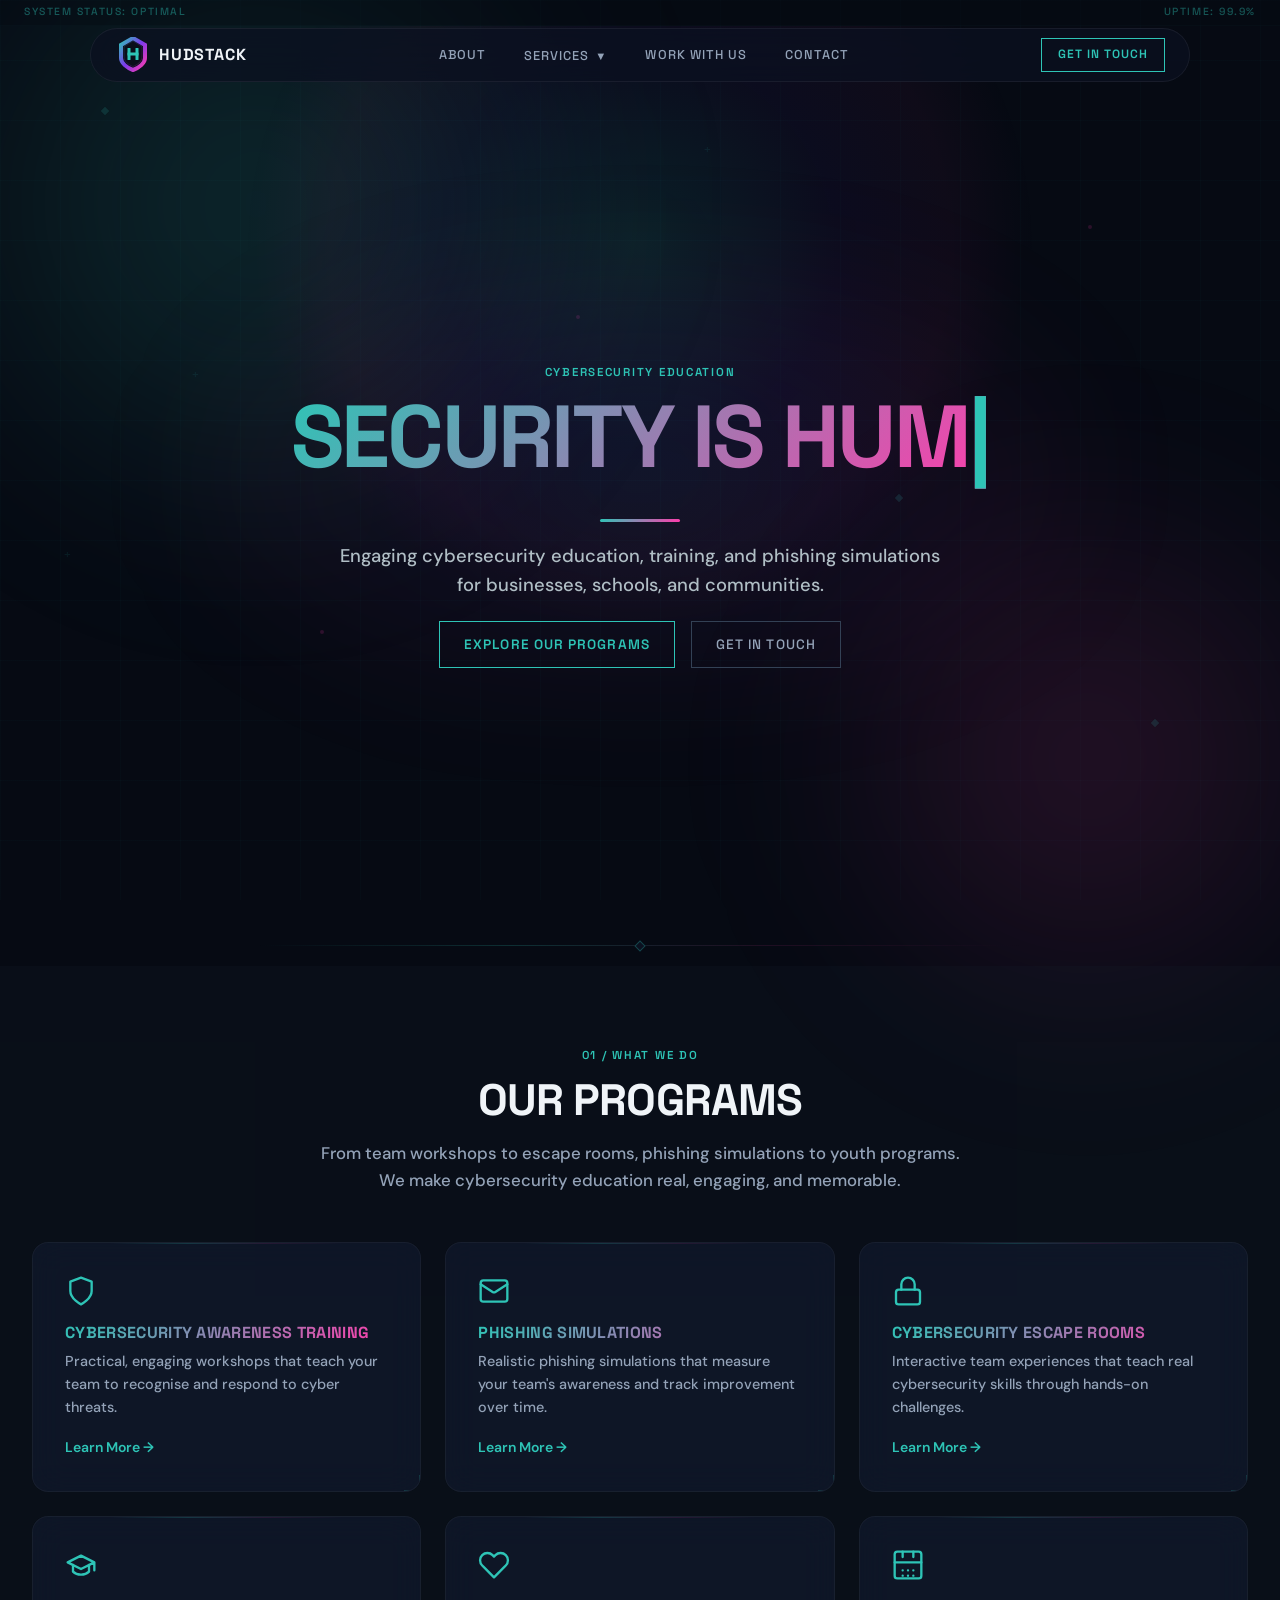
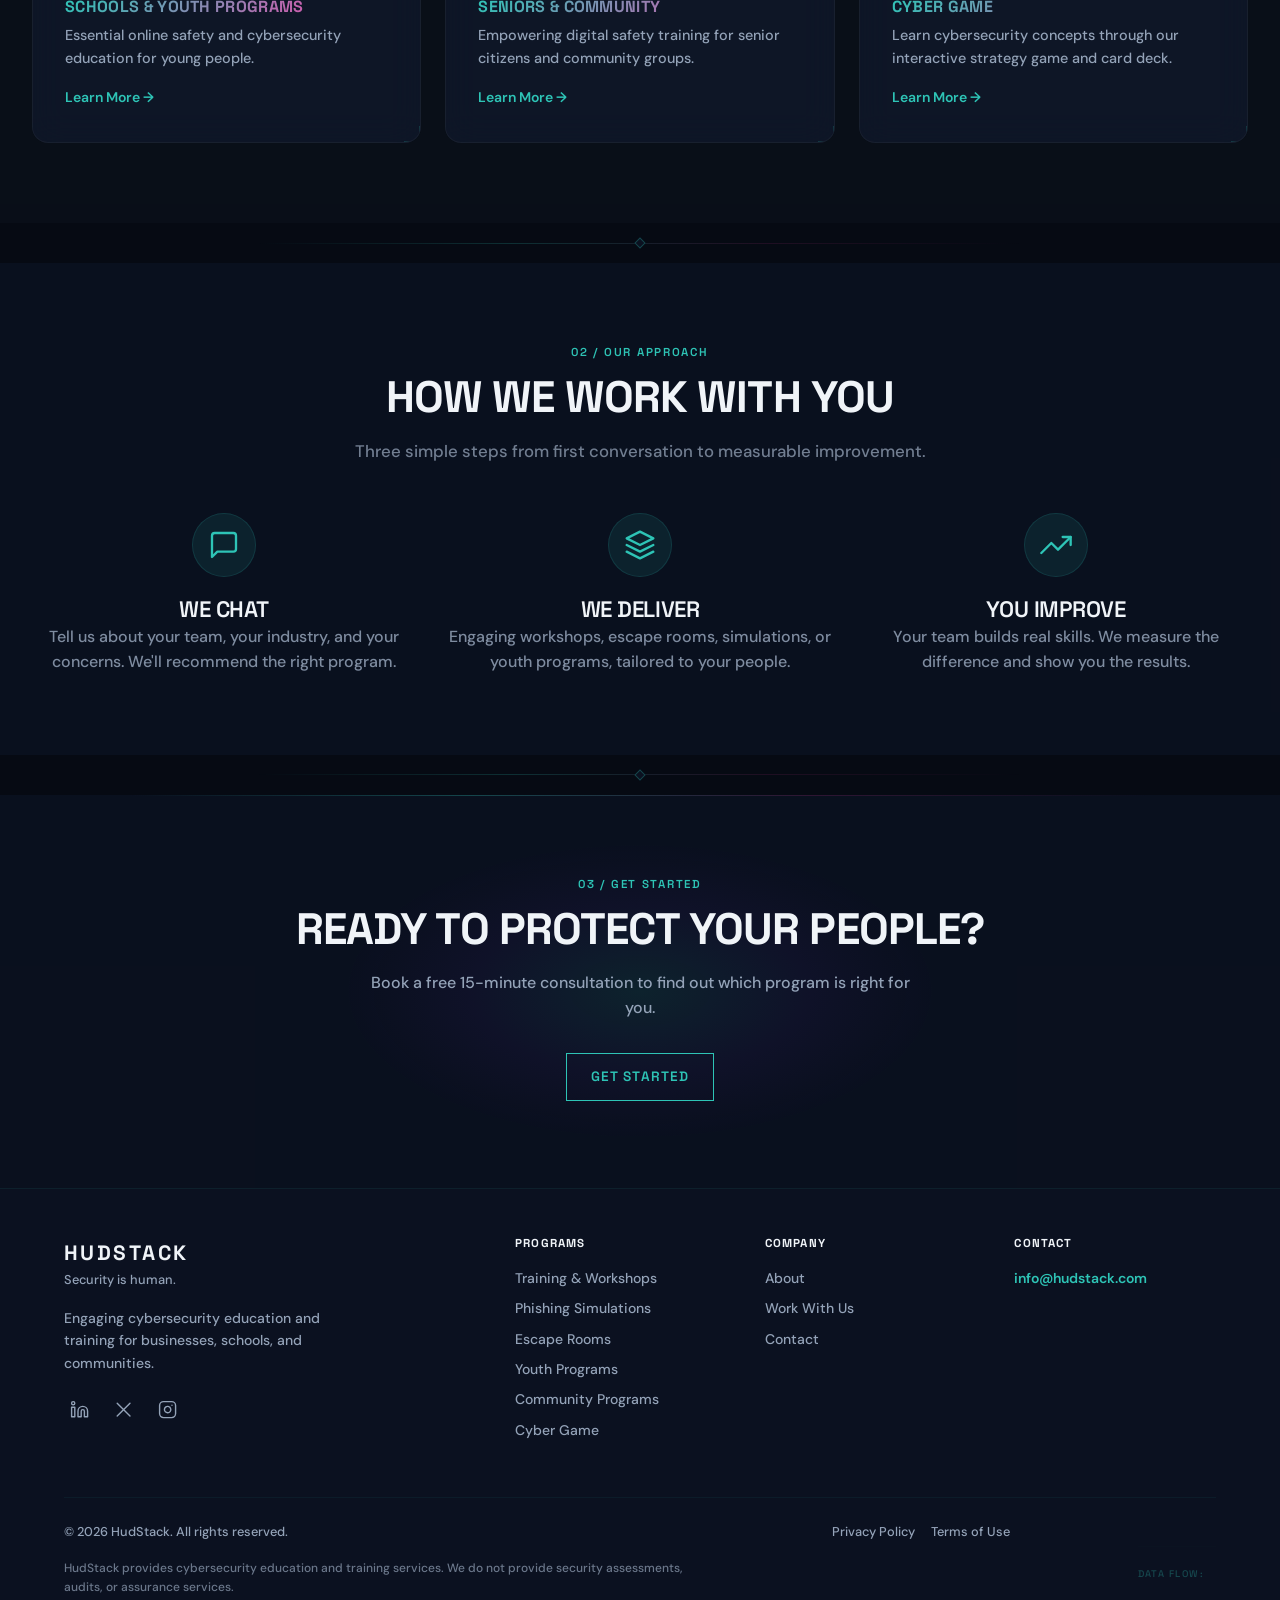
<file: index.html>
<!DOCTYPE html>
<html lang="en">
<head>
  <meta charset="UTF-8" />
  <meta name="viewport" content="width=device-width, initial-scale=1.0" />
  <title>HudStack — Security is human.</title>
  <meta name="description" content="HudStack provides engaging cybersecurity education, training, and phishing simulations for businesses, schools, and communities." />
  <link rel="preconnect" href="https://fonts.googleapis.com" />
  <link rel="preconnect" href="https://fonts.gstatic.com" crossorigin />
  <link href="https://fonts.googleapis.com/css2?family=Space+Grotesk:wght@500;600;700&family=DM+Sans:ital,opsz,wght@0,9..40,400;0,9..40,500;0,9..40,600;0,9..40,700;1,9..40,400&display=swap" rel="stylesheet" />
  <link rel="stylesheet" href="/css/styles.css" />
  <link rel="icon" type="image/svg+xml" href="/favicon.svg">
</head>
<body>
  <div class="gradient-blob-1" aria-hidden="true"></div>
  <div class="gradient-blob-2" aria-hidden="true"></div>
  <div class="particles" aria-hidden="true">
    <span class="particle p1"></span>
    <span class="particle p2"></span>
    <span class="particle p3"></span>
    <span class="particle p4"></span>
    <span class="particle p5"></span>
    <span class="particle p6"></span>
    <span class="particle p7"></span>
    <span class="particle p8"></span>
    <span class="particle p9"></span>
  </div>

  <!-- ===================== NAV ===================== -->
  <div class="status-bar" aria-hidden="true">
    <span class="status-left">SYSTEM STATUS: OPTIMAL</span>
    <span class="status-right">UPTIME: 99.9%</span>
  </div>
  <nav>
    <a href="/index.html" class="nav-logo">
      <img src="/img/hudstack-logo.svg" alt="HudStack" class="nav-logo-icon">
      <span class="nav-logo-text">HUDSTACK</span>
    </a>
    <div class="nav-links">
      <a href="/about.html" class="nav-link">About</a>
      <div class="nav-dropdown">
        <a href="#" class="nav-link">Services <span class="dropdown-arrow">&#9660;</span></a>
        <div class="dropdown-menu">
          <a href="/cyberawarenesstraining.html">Training &amp; Workshops</a>
          <a href="/phishingsimulation.html">Phishing Simulations</a>
          <a href="/cyberescaperoom.html">Escape Rooms</a>
          <a href="/youth.html">Youth Programs</a>
          <a href="/community.html">Seniors &amp; Community</a>
          <a href="/cybergame.html">Cyber Game</a>
        </div>
      </div>
      <a href="/workwithus.html" class="nav-link">Work With Us</a>
      <a href="/contact.html" class="nav-link">Contact</a>
    </div>
    <div class="nav-right">
      <a href="/contact.html" class="nav-btn">Get in Touch</a>
    </div>
    <button class="hamburger" aria-label="Menu">
      <span></span><span></span><span></span>
    </button>
  </nav>
  <div class="mobile-menu" id="mobileMenu">
    <div class="mobile-menu-content">
      <a href="/about.html">About</a>
      <a href="/cyberawarenesstraining.html">Training &amp; Workshops</a>
      <a href="/phishingsimulation.html">Phishing Simulations</a>
      <a href="/cyberescaperoom.html">Escape Rooms</a>
      <a href="/youth.html">Youth Programs</a>
      <a href="/community.html">Seniors &amp; Community</a>
      <a href="/cybergame.html">Cyber Game</a>
      <a href="/workwithus.html">Work With Us</a>
      <a href="/contact.html">Contact</a>
      <div class="mobile-menu-divider"></div>
      <a href="/contact.html" class="mobile-menu-cta">Get in Touch</a>
    </div>
  </div>

  <main>

    <!-- ===================== HERO ===================== -->
    <section class="hero section-dark" aria-label="Hero">
      <div class="hero-glow" aria-hidden="true"></div>
      <div class="hero-blob" aria-hidden="true"></div>
      <div class="container hero-inner">
        <span class="section-label fade-in">Cybersecurity education</span>
        <h1 class="hero-headline" id="hero-heading" data-text="SECURITY IS HUMAN."></h1>
        <div class="accent-line fade-in" style="transition-delay:120ms" aria-hidden="true"></div>
        <p class="hero-sub fade-in" style="transition-delay:160ms">
          Engaging cybersecurity education, training, and phishing simulations for businesses, schools, and communities.
        </p>
        <div class="btn-group fade-in" style="transition-delay:240ms">
          <a href="#services" class="btn-primary">Explore Our Programs</a>
          <a href="/contact.html" class="btn-secondary">Get in Touch</a>
        </div>
      </div>
    </section>

    <div class="section-divider" aria-hidden="true"></div>

    <!-- ===================== SERVICES GRID ===================== -->
    <section id="services" class="section section-slate" aria-labelledby="services-heading">
      <div class="container">
        <div class="text-center fade-in">
          <span class="section-label">01 / What We Do</span>
          <h2 id="services-heading" class="section-heading">Our Programs</h2>
          <p class="section-sub centered">
            From team workshops to escape rooms, phishing simulations to youth programs. We make cybersecurity education real, engaging, and memorable.
          </p>
        </div>
        <div class="grid grid-3 stagger" style="margin-top:3rem">

          <!-- Card 1 -->
          <a href="/cyberawarenesstraining.html" class="card-glass" style="text-decoration:none;color:inherit;display:block;">
            <div class="card-icon" aria-hidden="true">
              <svg xmlns="http://www.w3.org/2000/svg" viewBox="0 0 24 24" fill="none" stroke-width="1.75" stroke-linecap="round" stroke-linejoin="round">
                <path d="M12 22s8-4 8-10V5l-8-3-8 3v7c0 6 8 10 8 10z"/>
              </svg>
            </div>
            <h3 class="card-title">Cybersecurity Awareness Training</h3>
            <p class="card-desc">Practical, engaging workshops that teach your team to recognise and respond to cyber threats.</p>
            <span class="card-link">Learn More &rarr;</span>
          </a>

          <!-- Card 2 -->
          <a href="/phishingsimulation.html" class="card-glass" style="text-decoration:none;color:inherit;display:block;">
            <div class="card-icon" aria-hidden="true">
              <svg xmlns="http://www.w3.org/2000/svg" viewBox="0 0 24 24" fill="none" stroke-width="1.75" stroke-linecap="round" stroke-linejoin="round">
                <rect x="2" y="4" width="20" height="16" rx="2"/>
                <path d="m22 7-8.97 5.7a1.94 1.94 0 0 1-2.06 0L2 7"/>
              </svg>
            </div>
            <h3 class="card-title">Phishing Simulations</h3>
            <p class="card-desc">Realistic phishing simulations that measure your team's awareness and track improvement over time.</p>
            <span class="card-link">Learn More &rarr;</span>
          </a>

          <!-- Card 3 -->
          <a href="/cyberescaperoom.html" class="card-glass" style="text-decoration:none;color:inherit;display:block;">
            <div class="card-icon" aria-hidden="true">
              <svg xmlns="http://www.w3.org/2000/svg" viewBox="0 0 24 24" fill="none" stroke-width="1.75" stroke-linecap="round" stroke-linejoin="round">
                <rect x="3" y="11" width="18" height="11" rx="2" ry="2"/>
                <path d="M7 11V7a5 5 0 0 1 10 0v4"/>
              </svg>
            </div>
            <h3 class="card-title">Cybersecurity Escape Rooms</h3>
            <p class="card-desc">Interactive team experiences that teach real cybersecurity skills through hands-on challenges.</p>
            <span class="card-link">Learn More &rarr;</span>
          </a>

          <!-- Card 4 -->
          <a href="/youth.html" class="card-glass" style="text-decoration:none;color:inherit;display:block;">
            <div class="card-icon" aria-hidden="true">
              <svg xmlns="http://www.w3.org/2000/svg" viewBox="0 0 24 24" fill="none" stroke-width="1.75" stroke-linecap="round" stroke-linejoin="round">
                <path d="M22 10v6M2 10l10-5 10 5-10 5z"/>
                <path d="M6 12v5c3 3 9 3 12 0v-5"/>
              </svg>
            </div>
            <h3 class="card-title">Schools &amp; Youth Programs</h3>
            <p class="card-desc">Essential online safety and cybersecurity education for young people.</p>
            <span class="card-link">Learn More &rarr;</span>
          </a>

          <!-- Card 5 -->
          <a href="/community.html" class="card-glass" style="text-decoration:none;color:inherit;display:block;">
            <div class="card-icon" aria-hidden="true">
              <svg xmlns="http://www.w3.org/2000/svg" viewBox="0 0 24 24" fill="none" stroke-width="1.75" stroke-linecap="round" stroke-linejoin="round">
                <path d="M20.84 4.61a5.5 5.5 0 0 0-7.78 0L12 5.67l-1.06-1.06a5.5 5.5 0 0 0-7.78 7.78l1.06 1.06L12 21.23l7.78-7.78 1.06-1.06a5.5 5.5 0 0 0 0-7.78z"/>
              </svg>
            </div>
            <h3 class="card-title">Seniors &amp; Community</h3>
            <p class="card-desc">Empowering digital safety training for senior citizens and community groups.</p>
            <span class="card-link">Learn More &rarr;</span>
          </a>

          <!-- Card 6 -->
          <a href="/cybergame.html" class="card-glass" style="text-decoration:none;color:inherit;display:block;">
            <div class="card-icon" aria-hidden="true">
              <svg xmlns="http://www.w3.org/2000/svg" viewBox="0 0 24 24" fill="none" stroke-width="1.75" stroke-linecap="round" stroke-linejoin="round">
                <rect x="2" y="2" width="20" height="20" rx="2" ry="2"/>
                <path d="M16 2v4M8 2v4M2 10h20M8 16h.01M12 16h.01M16 16h.01M8 20h.01M12 20h.01M16 20h.01"/>
              </svg>
            </div>
            <h3 class="card-title">Cyber Game</h3>
            <p class="card-desc">Learn cybersecurity concepts through our interactive strategy game and card deck.</p>
            <span class="card-link">Learn More &rarr;</span>
          </a>

        </div>
      </div>
    </section>

    <div class="section-divider" aria-hidden="true"></div>

    <!-- ===================== HOW IT WORKS ===================== -->
    <section class="section section-light" aria-labelledby="how-heading">
      <div class="container">
        <div class="text-center fade-in">
          <span class="section-label" style="color:var(--hs-teal)">02 / Our Approach</span>
          <h2 id="how-heading" class="section-heading" style="color:var(--hs-dark-text)">How We Work With You</h2>
          <p class="section-sub centered" style="color:var(--hs-dark-text);opacity:.75">
            Three simple steps from first conversation to measurable improvement.
          </p>
        </div>
        <div class="how-steps stagger" style="margin-top:3rem">
          <div class="how-step">
            <div class="how-step-icon" aria-hidden="true">
              <svg xmlns="http://www.w3.org/2000/svg" viewBox="0 0 24 24" fill="none" stroke-width="1.75" stroke-linecap="round" stroke-linejoin="round">
                <path d="M21 15a2 2 0 0 1-2 2H7l-4 4V5a2 2 0 0 1 2-2h14a2 2 0 0 1 2 2z"/>
              </svg>
            </div>
            <h3>We Chat</h3>
            <p>Tell us about your team, your industry, and your concerns. We'll recommend the right program.</p>
          </div>
          <div class="how-step">
            <div class="how-step-icon" aria-hidden="true">
              <svg xmlns="http://www.w3.org/2000/svg" viewBox="0 0 24 24" fill="none" stroke-width="1.75" stroke-linecap="round" stroke-linejoin="round">
                <path d="M12 2L2 7l10 5 10-5-10-5z"/>
                <path d="M2 17l10 5 10-5"/>
                <path d="M2 12l10 5 10-5"/>
              </svg>
            </div>
            <h3>We Deliver</h3>
            <p>Engaging workshops, escape rooms, simulations, or youth programs, tailored to your people.</p>
          </div>
          <div class="how-step">
            <div class="how-step-icon" aria-hidden="true">
              <svg xmlns="http://www.w3.org/2000/svg" viewBox="0 0 24 24" fill="none" stroke-width="1.75" stroke-linecap="round" stroke-linejoin="round">
                <polyline points="23 6 13.5 15.5 8.5 10.5 1 18"/>
                <polyline points="17 6 23 6 23 12"/>
              </svg>
            </div>
            <h3>You Improve</h3>
            <p>Your team builds real skills. We measure the difference and show you the results.</p>
          </div>
        </div>
      </div>
    </section>

    <div class="section-divider" aria-hidden="true"></div>

    <!-- ===================== CTA ===================== -->
    <section class="cta-section" aria-labelledby="cta-heading">
      <div class="container">
        <span class="section-label">03 / Get Started</span>
        <h2 id="cta-heading">Ready to protect your people?</h2>
        <p>Book a free 15-minute consultation to find out which program is right for you.</p>
        <a href="/contact.html" class="btn-primary">Get Started</a>
      </div>
    </section>

  </main>

  <!-- ===================== FOOTER ===================== -->
  <footer class="footer" role="contentinfo">
    <div class="container">
      <div class="footer-grid">
        <div>
          <div class="footer-logo-name">HudStack</div>
          <div class="footer-logo-tag">Security is human.</div>
          <p class="footer-desc">Engaging cybersecurity education and training for businesses, schools, and communities.</p>
          <div class="footer-social" aria-label="Social media links">
            <a href="#" aria-label="LinkedIn">
              <svg xmlns="http://www.w3.org/2000/svg" viewBox="0 0 24 24" fill="none" stroke-width="1.75" stroke-linecap="round" stroke-linejoin="round" aria-hidden="true">
                <path d="M16 8a6 6 0 0 1 6 6v7h-4v-7a2 2 0 0 0-2-2 2 2 0 0 0-2 2v7h-4v-7a6 6 0 0 1 6-6z"/>
                <rect x="2" y="9" width="4" height="12"/>
                <circle cx="4" cy="4" r="2"/>
              </svg>
            </a>
            <a href="#" aria-label="Twitter / X">
              <svg xmlns="http://www.w3.org/2000/svg" viewBox="0 0 24 24" fill="none" stroke-width="1.75" stroke-linecap="round" stroke-linejoin="round" aria-hidden="true">
                <path d="M4 4l16 16M4 20 20 4"/>
              </svg>
            </a>
            <a href="#" aria-label="Instagram">
              <svg xmlns="http://www.w3.org/2000/svg" viewBox="0 0 24 24" fill="none" stroke-width="1.75" stroke-linecap="round" stroke-linejoin="round" aria-hidden="true">
                <rect x="2" y="2" width="20" height="20" rx="5" ry="5"/>
                <path d="M16 11.37A4 4 0 1 1 12.63 8 4 4 0 0 1 16 11.37z"/>
                <line x1="17.5" y1="6.5" x2="17.51" y2="6.5"/>
              </svg>
            </a>
          </div>
        </div>

        <div>
          <h3 class="footer-col-title">Programs</h3>
          <a href="/cyberawarenesstraining.html" class="footer-link">Training &amp; Workshops</a>
          <a href="/phishingsimulation.html" class="footer-link">Phishing Simulations</a>
          <a href="/cyberescaperoom.html" class="footer-link">Escape Rooms</a>
          <a href="/youth.html" class="footer-link">Youth Programs</a>
          <a href="/community.html" class="footer-link">Community Programs</a>
          <a href="/cybergame.html" class="footer-link">Cyber Game</a>
        </div>

        <div>
          <h3 class="footer-col-title">Company</h3>
          <a href="/about.html" class="footer-link">About</a>
          <a href="/workwithus.html" class="footer-link">Work With Us</a>
          <a href="/contact.html" class="footer-link">Contact</a>
        </div>

        <div>
          <h3 class="footer-col-title">Contact</h3>
          <a href="mailto:info@hudstack.com" class="footer-link teal-link">info@hudstack.com</a>
        </div>
      </div>

      <div class="footer-bottom">
        <div>
          <p class="footer-copy">&copy; 2026 HudStack. All rights reserved.</p>
          <p class="footer-disclaimer">HudStack provides cybersecurity education and training services. We do not provide security assessments, audits, or assurance services.</p>
        </div>
        <div class="footer-legal-links">
          <a href="/privacy.html">Privacy Policy</a>
          <a href="/terms.html">Terms of Use</a>
        </div>
      <div class="data-flow" aria-hidden="true">
        <span class="data-label">DATA FLOW:</span>
        <div class="data-line"><div class="data-pulse"></div></div>
      </div>
      </div>
    </div>
  </footer>

  <script src="/js/main.js"></script>
</body>
</html>
</file>
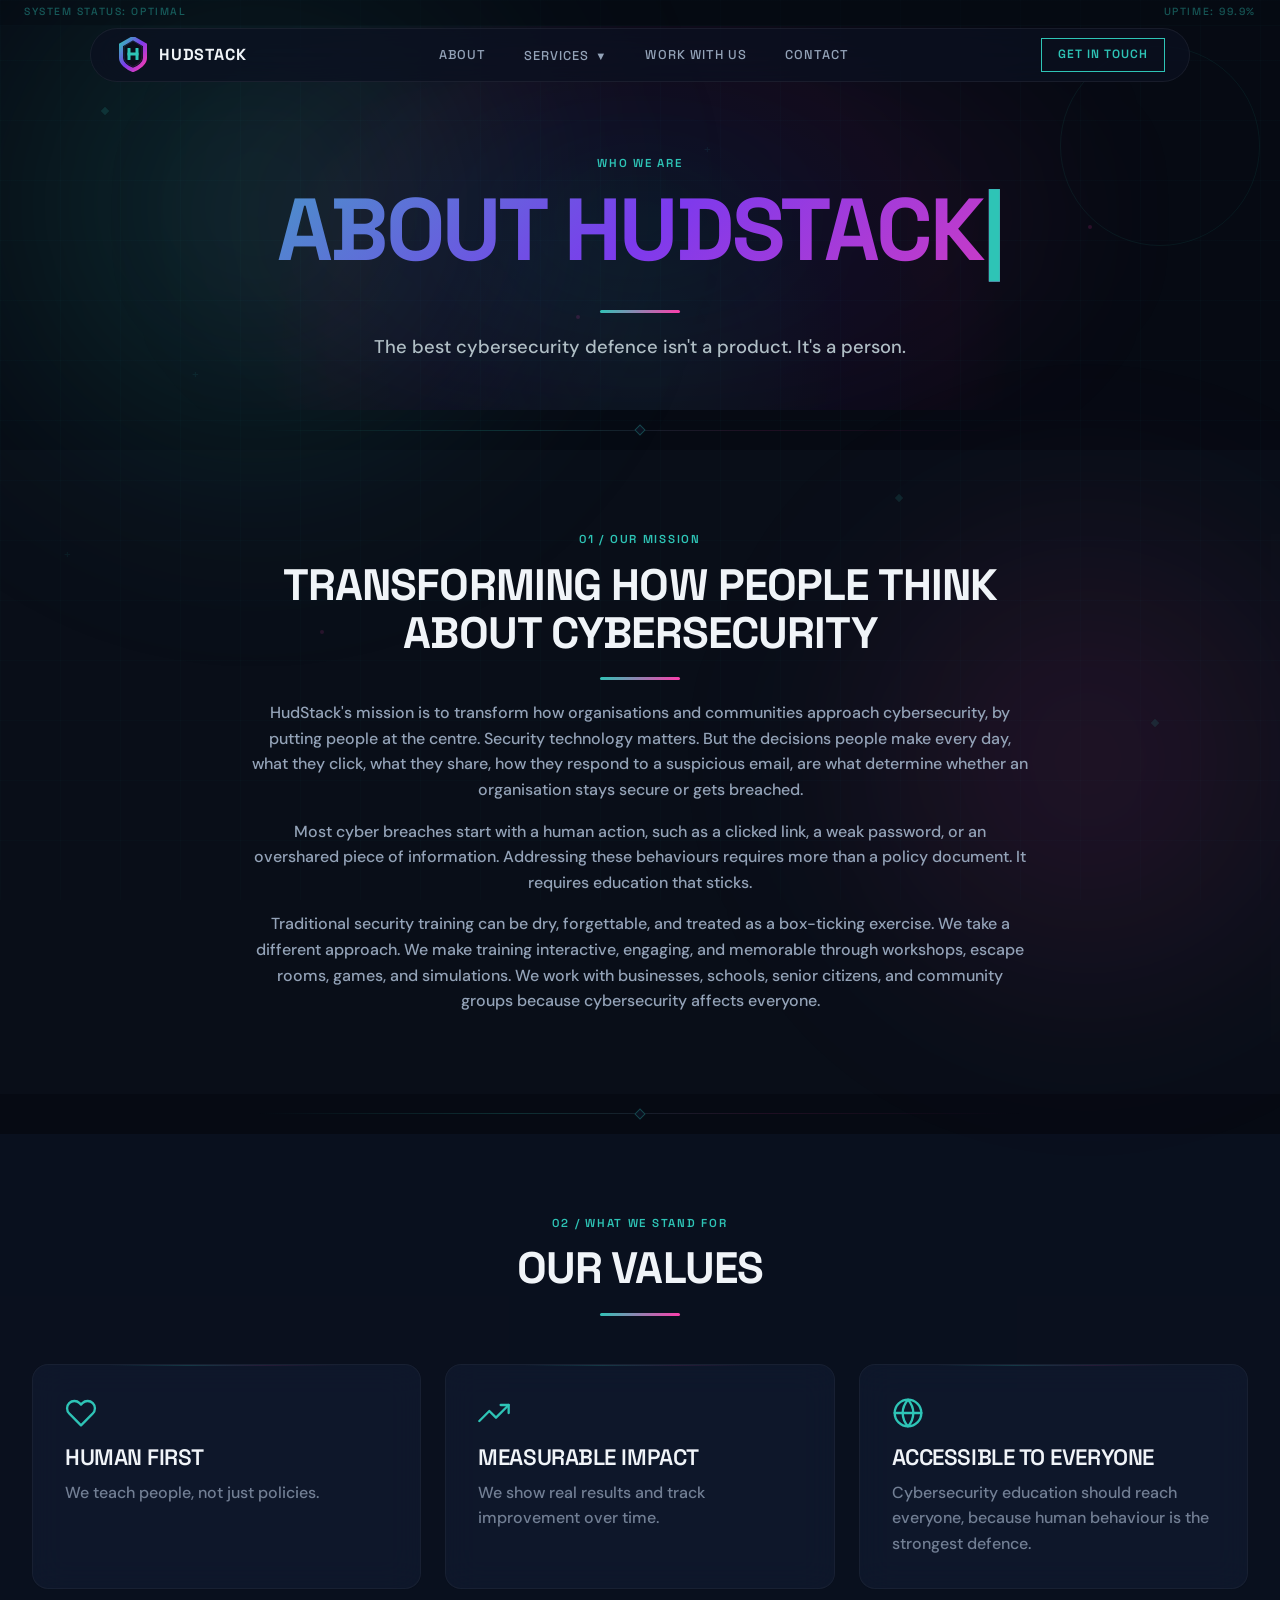
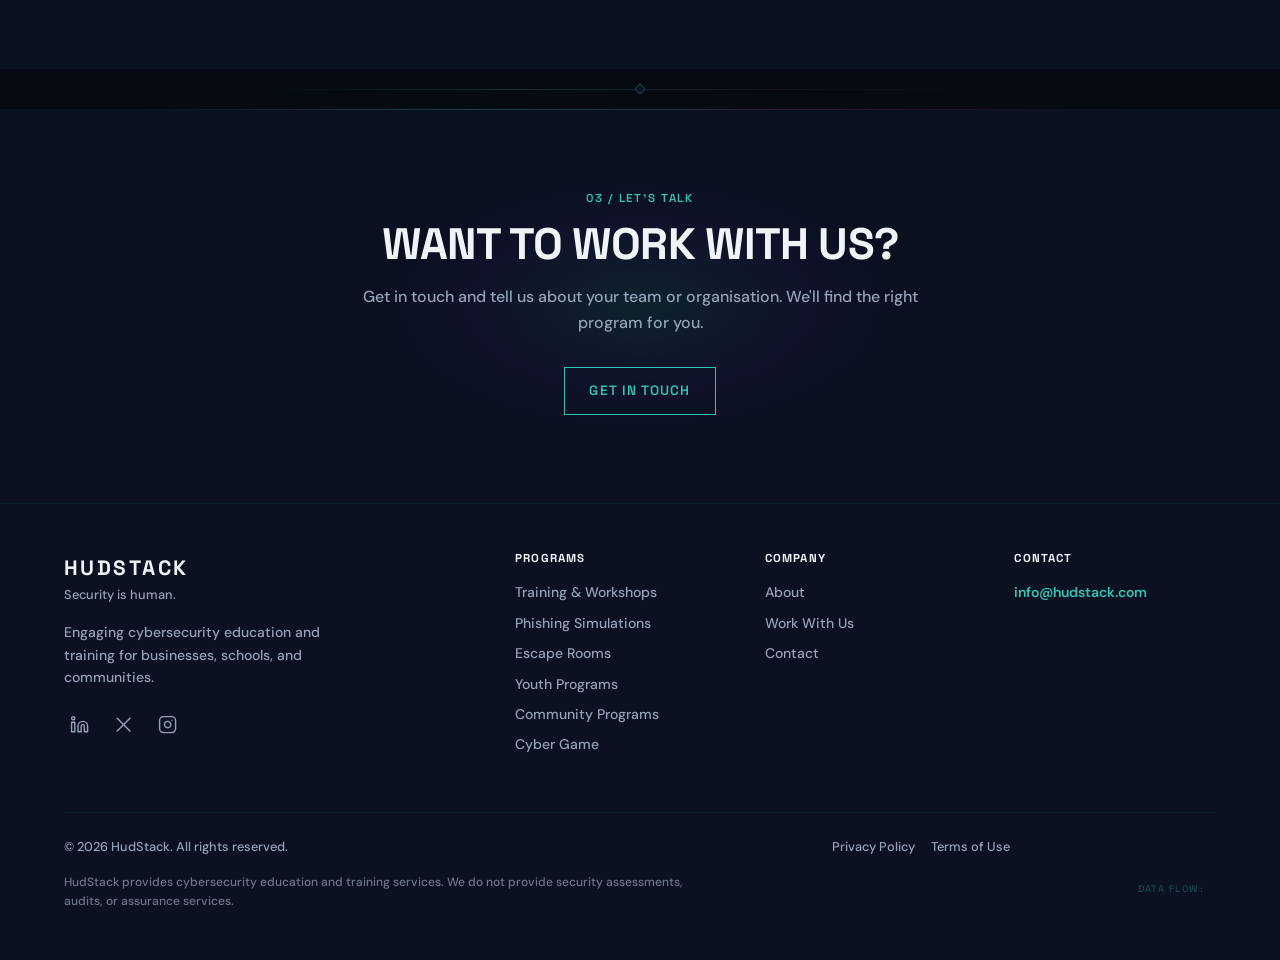
<file: about.html>
<!DOCTYPE html>
<html lang="en">
<head>
  <meta charset="UTF-8" />
  <meta name="viewport" content="width=device-width, initial-scale=1.0" />
  <title>About HudStack — Putting people at the centre of cybersecurity</title>
  <meta name="description" content="HudStack is a cybersecurity education company on a mission to make organisations and communities more secure by putting people first." />
  <link rel="preconnect" href="https://fonts.googleapis.com" />
  <link rel="preconnect" href="https://fonts.gstatic.com" crossorigin />
  <link href="https://fonts.googleapis.com/css2?family=Space+Grotesk:wght@500;600;700&family=DM+Sans:ital,opsz,wght@0,9..40,400;0,9..40,500;0,9..40,600;0,9..40,700;1,9..40,400&display=swap" rel="stylesheet" />
  <link rel="stylesheet" href="/css/styles.css" />
  <link rel="icon" type="image/svg+xml" href="/favicon.svg">
</head>
<body>
  <div class="gradient-blob-1" aria-hidden="true"></div>
  <div class="gradient-blob-2" aria-hidden="true"></div>
  <div class="particles" aria-hidden="true">
    <span class="particle p1"></span>
    <span class="particle p2"></span>
    <span class="particle p3"></span>
    <span class="particle p4"></span>
    <span class="particle p5"></span>
    <span class="particle p6"></span>
    <span class="particle p7"></span>
    <span class="particle p8"></span>
    <span class="particle p9"></span>
  </div>

  <!-- NAV -->
  <div class="status-bar" aria-hidden="true">
    <span class="status-left">SYSTEM STATUS: OPTIMAL</span>
    <span class="status-right">UPTIME: 99.9%</span>
  </div>
  <nav>
    <a href="/index.html" class="nav-logo">
      <img src="/img/hudstack-logo.svg" alt="HudStack" class="nav-logo-icon">
      <span class="nav-logo-text">HUDSTACK</span>
    </a>
    <div class="nav-links">
      <a href="/about.html" class="nav-link">About</a>
      <div class="nav-dropdown">
        <a href="#" class="nav-link">Services <span class="dropdown-arrow">&#9660;</span></a>
        <div class="dropdown-menu">
          <a href="/cyberawarenesstraining.html">Training &amp; Workshops</a>
          <a href="/phishingsimulation.html">Phishing Simulations</a>
          <a href="/cyberescaperoom.html">Escape Rooms</a>
          <a href="/youth.html">Youth Programs</a>
          <a href="/community.html">Seniors &amp; Community</a>
          <a href="/cybergame.html">Cyber Game</a>
        </div>
      </div>
      <a href="/workwithus.html" class="nav-link">Work With Us</a>
      <a href="/contact.html" class="nav-link">Contact</a>
    </div>
    <div class="nav-right">
      <a href="/contact.html" class="nav-btn">Get in Touch</a>
    </div>
    <button class="hamburger" aria-label="Menu">
      <span></span><span></span><span></span>
    </button>
  </nav>
  <div class="mobile-menu" id="mobileMenu">
    <div class="mobile-menu-content">
      <a href="/about.html">About</a>
      <a href="/cyberawarenesstraining.html">Training &amp; Workshops</a>
      <a href="/phishingsimulation.html">Phishing Simulations</a>
      <a href="/cyberescaperoom.html">Escape Rooms</a>
      <a href="/youth.html">Youth Programs</a>
      <a href="/community.html">Seniors &amp; Community</a>
      <a href="/cybergame.html">Cyber Game</a>
      <a href="/workwithus.html">Work With Us</a>
      <a href="/contact.html">Contact</a>
      <div class="mobile-menu-divider"></div>
      <a href="/contact.html" class="mobile-menu-cta">Get in Touch</a>
    </div>
  </div>

  <main>

    <!-- HERO -->
    <section class="hero-inner-page section-dark" aria-label="About hero">
      <div class="hero-glow" aria-hidden="true"></div>
      <div class="hero-blob" aria-hidden="true"></div>
      <div class="container">
        <span class="section-label fade-in">Who we are</span>
        <h1 class="hero-headline" id="hero-heading" data-text="ABOUT HUDSTACK"></h1>
        <div class="accent-line fade-in" style="transition-delay:120ms" aria-hidden="true"></div>
        <p class="hero-sub fade-in" style="transition-delay:160ms">
          The best cybersecurity defence isn't a product. It's a person.
        </p>
      </div>
    </section>

    <div class="section-divider" aria-hidden="true"></div>

    <!-- MISSION -->
    <section class="section section-slate" aria-labelledby="mission-heading">
      <div class="container">
        <div class="text-center" style="max-width:780px;margin-inline:auto">
          <span class="section-label fade-in">01 / Our Mission</span>
          <h2 id="mission-heading" class="fade-in" style="transition-delay:80ms">Transforming how people think about cybersecurity</h2>
          <div class="accent-line fade-in" style="transition-delay:120ms" aria-hidden="true"></div>
          <div class="fade-in" style="transition-delay:200ms">
            <p>
              HudStack's mission is to transform how organisations and communities approach cybersecurity, by putting people at the centre. Security technology matters. But the decisions people make every day, what they click, what they share, how they respond to a suspicious email, are what determine whether an organisation stays secure or gets breached.
            </p>
            <p>
              Most cyber breaches start with a human action, such as a clicked link, a weak password, or an overshared piece of information. Addressing these behaviours requires more than a policy document. It requires education that sticks.
            </p>
            <p>
              Traditional security training can be dry, forgettable, and treated as a box-ticking exercise. We take a different approach. We make training interactive, engaging, and memorable through workshops, escape rooms, games, and simulations. We work with businesses, schools, senior citizens, and community groups because cybersecurity affects everyone.
            </p>
          </div>
        </div>
      </div>
    </section>

    <div class="section-divider" aria-hidden="true"></div>

    <!-- VALUES -->
    <section class="section section-light" aria-labelledby="values-heading">
      <div class="container">
        <div class="text-center fade-in">
          <span class="section-label" style="color:var(--hs-teal)">02 / What We Stand For</span>
          <h2 id="values-heading" style="color:var(--hs-dark-text)">Our Values</h2>
          <div class="accent-line centered" aria-hidden="true"></div>
        </div>
        <div class="grid grid-3 stagger" style="margin-top:3rem">

          <div class="card-light">
            <div class="card-icon" aria-hidden="true">
              <svg xmlns="http://www.w3.org/2000/svg" viewBox="0 0 24 24" fill="none" stroke-width="1.75" stroke-linecap="round" stroke-linejoin="round">
                <path d="M20.84 4.61a5.5 5.5 0 0 0-7.78 0L12 5.67l-1.06-1.06a5.5 5.5 0 0 0-7.78 7.78l1.06 1.06L12 21.23l7.78-7.78 1.06-1.06a5.5 5.5 0 0 0 0-7.78z"/>
              </svg>
            </div>
            <h3 style="color:var(--hs-dark-text);margin-bottom:.5rem">Human First</h3>
            <p style="color:var(--hs-dark-text);opacity:.75;margin:0">We teach people, not just policies.</p>
          </div>

          <div class="card-light">
            <div class="card-icon" aria-hidden="true">
              <svg xmlns="http://www.w3.org/2000/svg" viewBox="0 0 24 24" fill="none" stroke-width="1.75" stroke-linecap="round" stroke-linejoin="round">
                <polyline points="23 6 13.5 15.5 8.5 10.5 1 18"/>
                <polyline points="17 6 23 6 23 12"/>
              </svg>
            </div>
            <h3 style="color:var(--hs-dark-text);margin-bottom:.5rem">Measurable Impact</h3>
            <p style="color:var(--hs-dark-text);opacity:.75;margin:0">We show real results and track improvement over time.</p>
          </div>

          <div class="card-light">
            <div class="card-icon" aria-hidden="true">
              <svg xmlns="http://www.w3.org/2000/svg" viewBox="0 0 24 24" fill="none" stroke-width="1.75" stroke-linecap="round" stroke-linejoin="round">
                <circle cx="12" cy="12" r="10"/>
                <line x1="2" y1="12" x2="22" y2="12"/>
                <path d="M12 2a15.3 15.3 0 0 1 4 10 15.3 15.3 0 0 1-4 10 15.3 15.3 0 0 1-4-10 15.3 15.3 0 0 1 4-10z"/>
              </svg>
            </div>
            <h3 style="color:var(--hs-dark-text);margin-bottom:.5rem">Accessible to Everyone</h3>
            <p style="color:var(--hs-dark-text);opacity:.75;margin:0">Cybersecurity education should reach everyone, because human behaviour is the strongest defence.</p>
          </div>

        </div>
      </div>
    </section>

    <div class="section-divider" aria-hidden="true"></div>

    <!-- CTA -->
    <section class="cta-section" aria-labelledby="cta-heading">
      <div class="container">
        <span class="section-label">03 / Let's Talk</span>
        <h2 id="cta-heading">Want to work with us?</h2>
        <p>Get in touch and tell us about your team or organisation. We'll find the right program for you.</p>
        <a href="/contact.html" class="btn-primary">Get in Touch</a>
      </div>
    </section>

  </main>

  <!-- FOOTER -->
  <footer class="footer" role="contentinfo">
    <div class="container">
      <div class="footer-grid">
        <div>
          <div class="footer-logo-name">HudStack</div>
          <div class="footer-logo-tag">Security is human.</div>
          <p class="footer-desc">Engaging cybersecurity education and training for businesses, schools, and communities.</p>
          <div class="footer-social" aria-label="Social media links">
            <a href="#" aria-label="LinkedIn"><svg xmlns="http://www.w3.org/2000/svg" viewBox="0 0 24 24" fill="none" stroke-width="1.75" stroke-linecap="round" stroke-linejoin="round" aria-hidden="true"><path d="M16 8a6 6 0 0 1 6 6v7h-4v-7a2 2 0 0 0-2-2 2 2 0 0 0-2 2v7h-4v-7a6 6 0 0 1 6-6z"/><rect x="2" y="9" width="4" height="12"/><circle cx="4" cy="4" r="2"/></svg></a>
            <a href="#" aria-label="Twitter / X"><svg xmlns="http://www.w3.org/2000/svg" viewBox="0 0 24 24" fill="none" stroke-width="1.75" stroke-linecap="round" stroke-linejoin="round" aria-hidden="true"><path d="M4 4l16 16M4 20 20 4"/></svg></a>
            <a href="#" aria-label="Instagram"><svg xmlns="http://www.w3.org/2000/svg" viewBox="0 0 24 24" fill="none" stroke-width="1.75" stroke-linecap="round" stroke-linejoin="round" aria-hidden="true"><rect x="2" y="2" width="20" height="20" rx="5" ry="5"/><path d="M16 11.37A4 4 0 1 1 12.63 8 4 4 0 0 1 16 11.37z"/><line x1="17.5" y1="6.5" x2="17.51" y2="6.5"/></svg></a>
          </div>
        </div>
        <div>
          <h3 class="footer-col-title">Programs</h3>
          <a href="/cyberawarenesstraining.html" class="footer-link">Training &amp; Workshops</a>
          <a href="/phishingsimulation.html" class="footer-link">Phishing Simulations</a>
          <a href="/cyberescaperoom.html" class="footer-link">Escape Rooms</a>
          <a href="/youth.html" class="footer-link">Youth Programs</a>
          <a href="/community.html" class="footer-link">Community Programs</a>
          <a href="/cybergame.html" class="footer-link">Cyber Game</a>
        </div>
        <div>
          <h3 class="footer-col-title">Company</h3>
          <a href="/about.html" class="footer-link">About</a>
          <a href="/workwithus.html" class="footer-link">Work With Us</a>
          <a href="/contact.html" class="footer-link">Contact</a>
        </div>
        <div>
          <h3 class="footer-col-title">Contact</h3>
          <a href="mailto:info@hudstack.com" class="footer-link teal-link">info@hudstack.com</a>
        </div>
      </div>
      <div class="footer-bottom">
        <div>
          <p class="footer-copy">&copy; 2026 HudStack. All rights reserved.</p>
          <p class="footer-disclaimer">HudStack provides cybersecurity education and training services. We do not provide security assessments, audits, or assurance services.</p>
        </div>
        <div class="footer-legal-links">
          <a href="/privacy.html">Privacy Policy</a>
          <a href="/terms.html">Terms of Use</a>
        </div>
      <div class="data-flow" aria-hidden="true">
        <span class="data-label">DATA FLOW:</span>
        <div class="data-line"><div class="data-pulse"></div></div>
      </div>
      </div>
    </div>
  </footer>

  <script src="/js/main.js"></script>
</body>
</html>
</file>
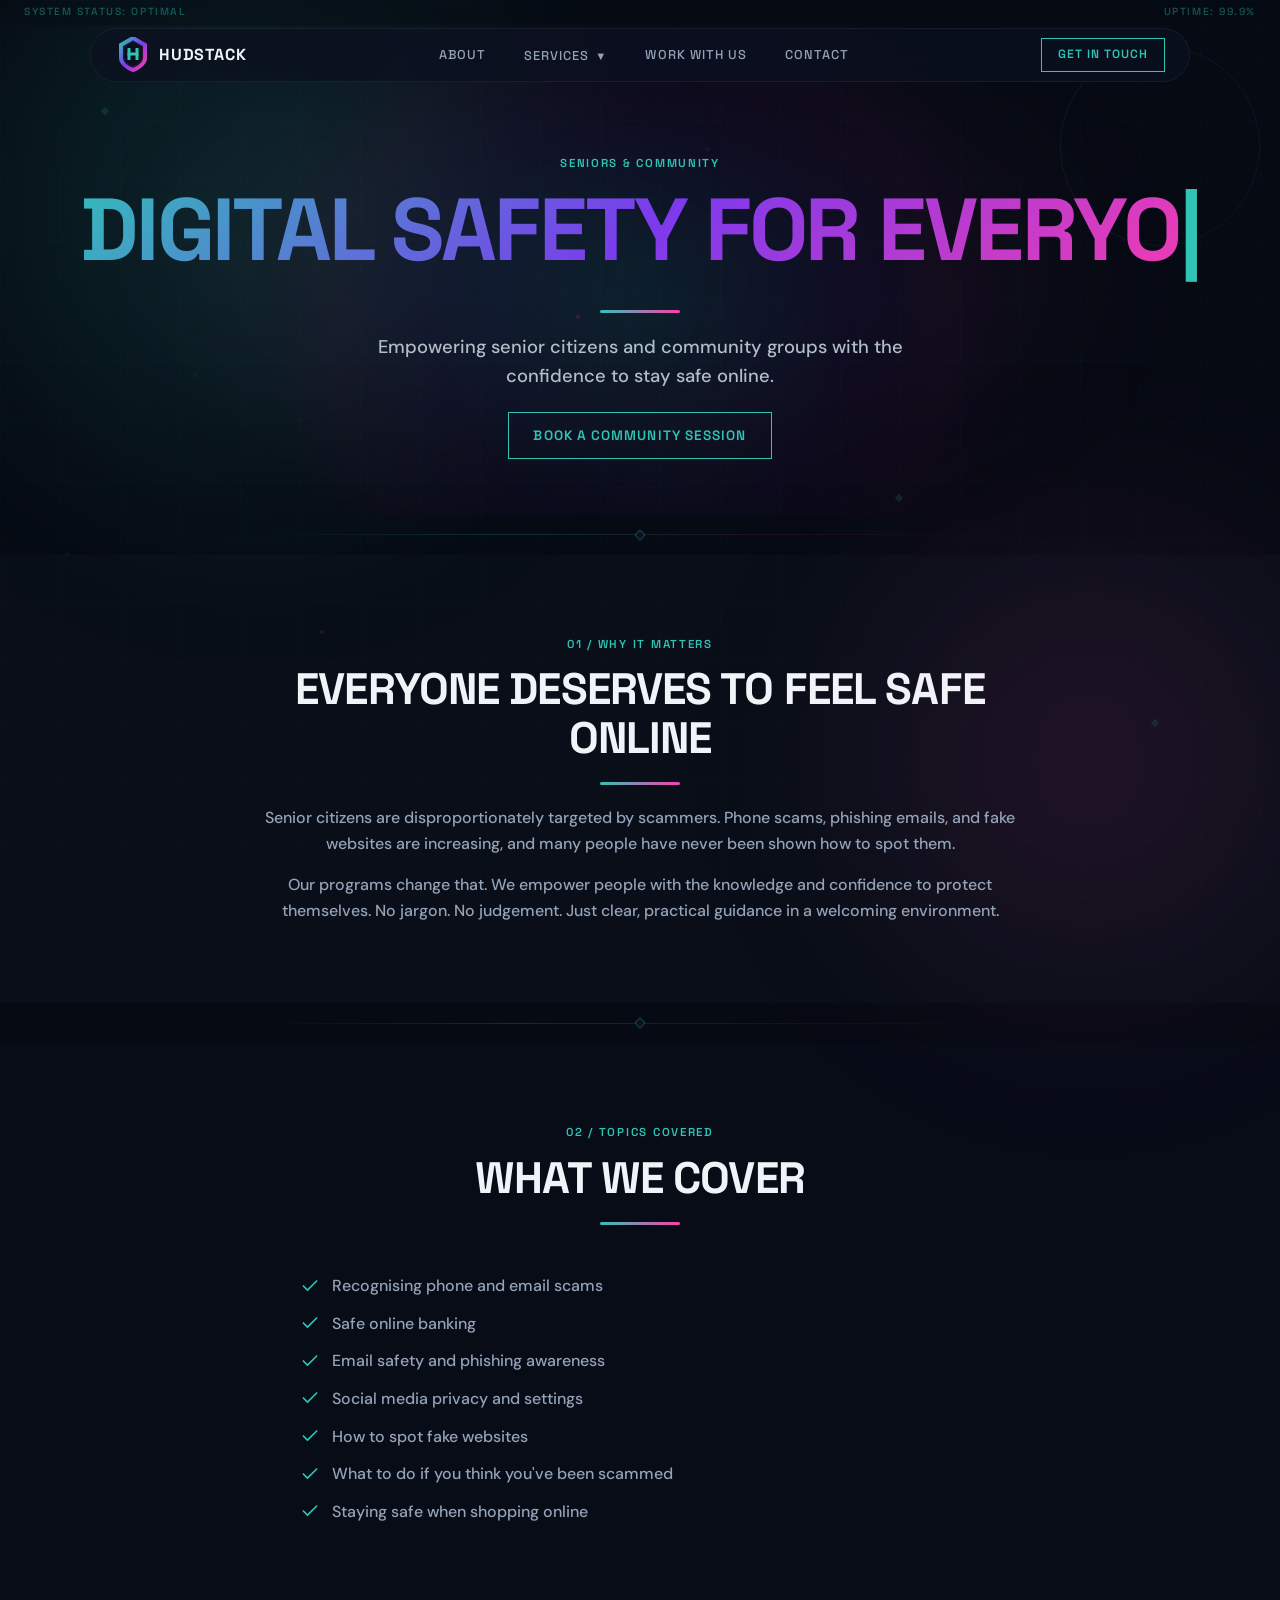
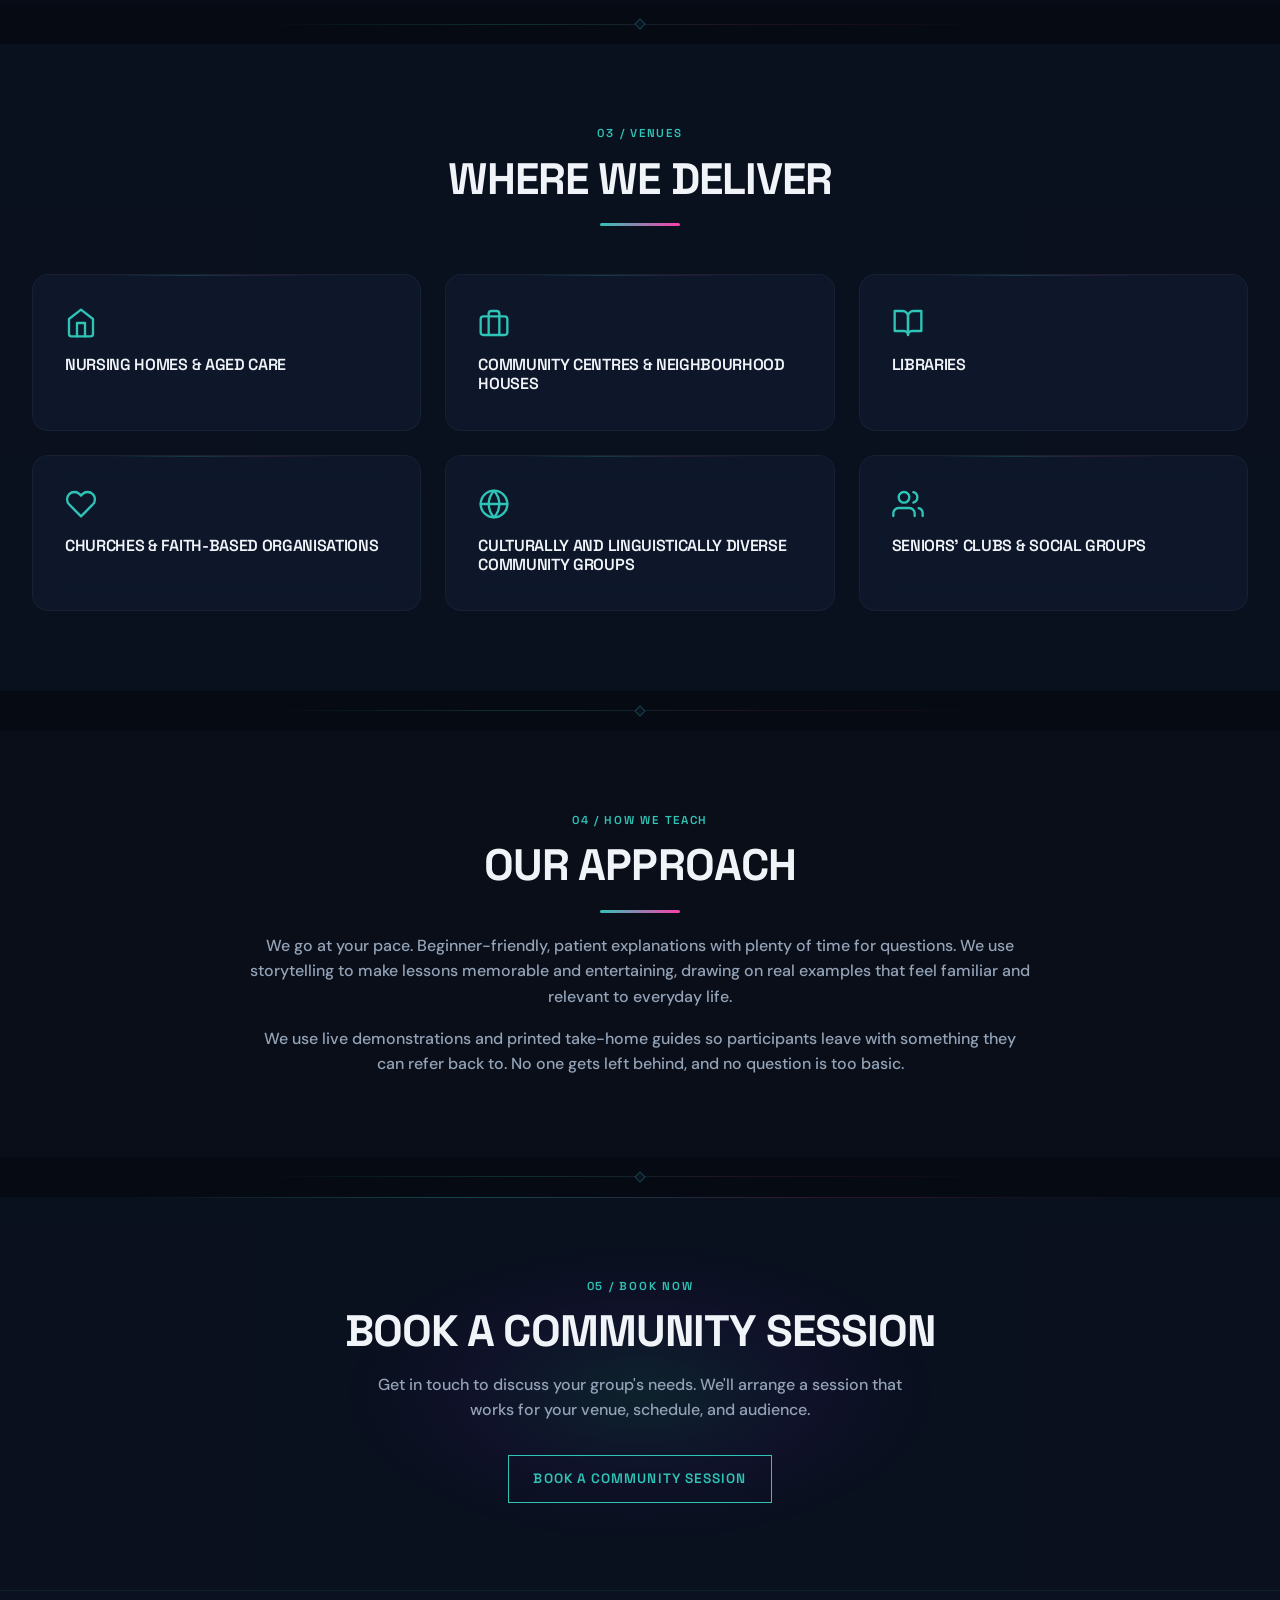
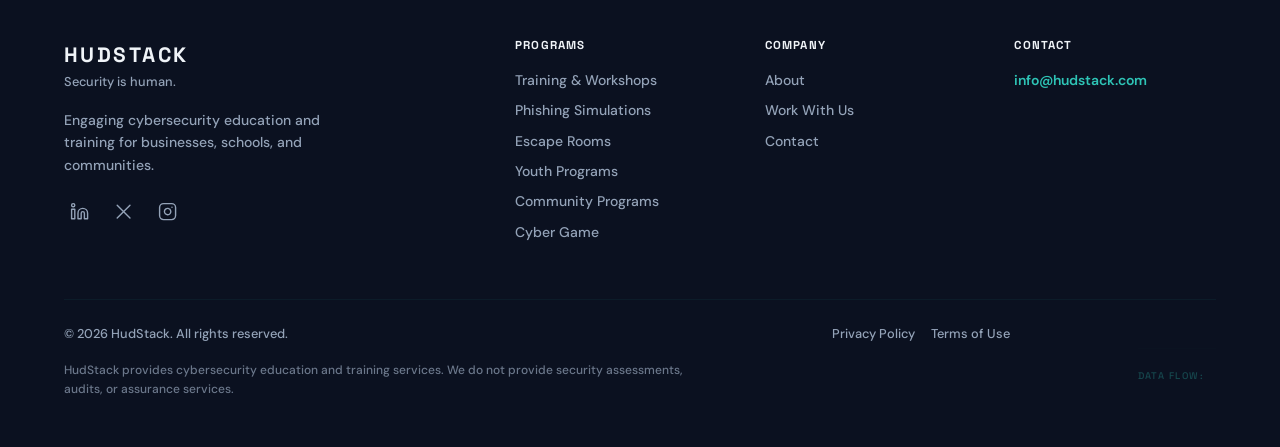
<file: community.html>
<!DOCTYPE html>
<html lang="en">
<head>
  <meta charset="UTF-8" />
  <meta name="viewport" content="width=device-width, initial-scale=1.0" />
  <title>Seniors &amp; Community Digital Safety Programs — HudStack</title>
  <meta name="description" content="Empowering senior citizens and community groups with the confidence to stay safe online. Beginner-friendly digital safety training delivered with patience and care." />
  <link rel="preconnect" href="https://fonts.googleapis.com" />
  <link rel="preconnect" href="https://fonts.gstatic.com" crossorigin />
  <link href="https://fonts.googleapis.com/css2?family=Space+Grotesk:wght@500;600;700&family=DM+Sans:ital,opsz,wght@0,9..40,400;0,9..40,500;0,9..40,600;0,9..40,700;1,9..40,400&display=swap" rel="stylesheet" />
  <link rel="stylesheet" href="/css/styles.css" />
  <link rel="icon" type="image/svg+xml" href="/favicon.svg">
</head>
<body>
  <div class="gradient-blob-1" aria-hidden="true"></div>
  <div class="gradient-blob-2" aria-hidden="true"></div>
  <div class="particles" aria-hidden="true">
    <span class="particle p1"></span>
    <span class="particle p2"></span>
    <span class="particle p3"></span>
    <span class="particle p4"></span>
    <span class="particle p5"></span>
    <span class="particle p6"></span>
    <span class="particle p7"></span>
    <span class="particle p8"></span>
    <span class="particle p9"></span>
  </div>

  <!-- NAV -->
  <div class="status-bar" aria-hidden="true">
    <span class="status-left">SYSTEM STATUS: OPTIMAL</span>
    <span class="status-right">UPTIME: 99.9%</span>
  </div>
  <nav>
    <a href="/index.html" class="nav-logo">
      <img src="/img/hudstack-logo.svg" alt="HudStack" class="nav-logo-icon">
      <span class="nav-logo-text">HUDSTACK</span>
    </a>
    <div class="nav-links">
      <a href="/about.html" class="nav-link">About</a>
      <div class="nav-dropdown">
        <a href="#" class="nav-link">Services <span class="dropdown-arrow">&#9660;</span></a>
        <div class="dropdown-menu">
          <a href="/cyberawarenesstraining.html">Training &amp; Workshops</a>
          <a href="/phishingsimulation.html">Phishing Simulations</a>
          <a href="/cyberescaperoom.html">Escape Rooms</a>
          <a href="/youth.html">Youth Programs</a>
          <a href="/community.html">Seniors &amp; Community</a>
          <a href="/cybergame.html">Cyber Game</a>
        </div>
      </div>
      <a href="/workwithus.html" class="nav-link">Work With Us</a>
      <a href="/contact.html" class="nav-link">Contact</a>
    </div>
    <div class="nav-right">
      <a href="/contact.html" class="nav-btn">Get in Touch</a>
    </div>
    <button class="hamburger" aria-label="Menu">
      <span></span><span></span><span></span>
    </button>
  </nav>
  <div class="mobile-menu" id="mobileMenu">
    <div class="mobile-menu-content">
      <a href="/about.html">About</a>
      <a href="/cyberawarenesstraining.html">Training &amp; Workshops</a>
      <a href="/phishingsimulation.html">Phishing Simulations</a>
      <a href="/cyberescaperoom.html">Escape Rooms</a>
      <a href="/youth.html">Youth Programs</a>
      <a href="/community.html">Seniors &amp; Community</a>
      <a href="/cybergame.html">Cyber Game</a>
      <a href="/workwithus.html">Work With Us</a>
      <a href="/contact.html">Contact</a>
      <div class="mobile-menu-divider"></div>
      <a href="/contact.html" class="mobile-menu-cta">Get in Touch</a>
    </div>
  </div>

  <main>

    <!-- HERO -->
    <section class="hero-inner-page section-dark" aria-label="Community programs hero">
      <div class="hero-glow" aria-hidden="true"></div>
      <div class="hero-blob" aria-hidden="true"></div>
      <div class="container">
        <span class="section-label fade-in">Seniors &amp; community</span>
        <h1 class="hero-headline" id="hero-heading" data-text="DIGITAL SAFETY FOR EVERYONE"></h1>
        <div class="accent-line fade-in" style="transition-delay:120ms" aria-hidden="true"></div>
        <p class="hero-sub fade-in" style="transition-delay:160ms">
          Empowering senior citizens and community groups with the confidence to stay safe online.
        </p>
        <div class="fade-in" style="transition-delay:220ms">
          <a href="/contact.html" class="btn-primary">Book a Community Session</a>
        </div>
      </div>
    </section>

    <div class="section-divider" aria-hidden="true"></div>

    <!-- WHY IT MATTERS -->
    <section class="section section-slate" aria-labelledby="why-heading">
      <div class="container">
        <div class="fade-in text-center" style="max-width:780px;margin-inline:auto">
          <span class="section-label">01 / Why It Matters</span>
          <h2 id="why-heading">Everyone deserves to feel safe online</h2>
          <div class="accent-line" aria-hidden="true"></div>
          <p>
            Senior citizens are disproportionately targeted by scammers. Phone scams, phishing emails, and fake websites are increasing, and many people have never been shown how to spot them.
          </p>
          <p>
            Our programs change that. We empower people with the knowledge and confidence to protect themselves. No jargon. No judgement. Just clear, practical guidance in a welcoming environment.
          </p>
        </div>
      </div>
    </section>

    <div class="section-divider" aria-hidden="true"></div>

    <!-- WHAT WE COVER -->
    <section class="section section-dark" aria-labelledby="cover-heading">
      <div class="container">
        <div class="text-center fade-in">
          <span class="section-label">02 / Topics Covered</span>
          <h2 id="cover-heading">What We Cover</h2>
          <div class="accent-line centered" aria-hidden="true"></div>
        </div>
        <ul class="icon-list stagger" style="margin-top:3rem;max-width:680px;margin-inline:auto" aria-label="Topics covered in community programs">
          <li class="icon-list-item">
            <svg xmlns="http://www.w3.org/2000/svg" viewBox="0 0 24 24" fill="none" stroke-width="2" stroke-linecap="round" stroke-linejoin="round" aria-hidden="true"><polyline points="20 6 9 17 4 12"/></svg>
            Recognising phone and email scams
          </li>
          <li class="icon-list-item">
            <svg xmlns="http://www.w3.org/2000/svg" viewBox="0 0 24 24" fill="none" stroke-width="2" stroke-linecap="round" stroke-linejoin="round" aria-hidden="true"><polyline points="20 6 9 17 4 12"/></svg>
            Safe online banking
          </li>
          <li class="icon-list-item">
            <svg xmlns="http://www.w3.org/2000/svg" viewBox="0 0 24 24" fill="none" stroke-width="2" stroke-linecap="round" stroke-linejoin="round" aria-hidden="true"><polyline points="20 6 9 17 4 12"/></svg>
            Email safety and phishing awareness
          </li>
          <li class="icon-list-item">
            <svg xmlns="http://www.w3.org/2000/svg" viewBox="0 0 24 24" fill="none" stroke-width="2" stroke-linecap="round" stroke-linejoin="round" aria-hidden="true"><polyline points="20 6 9 17 4 12"/></svg>
            Social media privacy and settings
          </li>
          <li class="icon-list-item">
            <svg xmlns="http://www.w3.org/2000/svg" viewBox="0 0 24 24" fill="none" stroke-width="2" stroke-linecap="round" stroke-linejoin="round" aria-hidden="true"><polyline points="20 6 9 17 4 12"/></svg>
            How to spot fake websites
          </li>
          <li class="icon-list-item">
            <svg xmlns="http://www.w3.org/2000/svg" viewBox="0 0 24 24" fill="none" stroke-width="2" stroke-linecap="round" stroke-linejoin="round" aria-hidden="true"><polyline points="20 6 9 17 4 12"/></svg>
            What to do if you think you've been scammed
          </li>
          <li class="icon-list-item">
            <svg xmlns="http://www.w3.org/2000/svg" viewBox="0 0 24 24" fill="none" stroke-width="2" stroke-linecap="round" stroke-linejoin="round" aria-hidden="true"><polyline points="20 6 9 17 4 12"/></svg>
            Staying safe when shopping online
          </li>
        </ul>
      </div>
    </section>

    <div class="section-divider" aria-hidden="true"></div>

    <!-- WHERE WE DELIVER -->
    <section class="section section-light" aria-labelledby="where-heading">
      <div class="container">
        <div class="text-center fade-in">
          <span class="section-label" style="color:var(--hs-teal)">03 / Venues</span>
          <h2 id="where-heading" style="color:var(--hs-dark-text)">Where We Deliver</h2>
          <div class="accent-line centered" aria-hidden="true"></div>
        </div>
        <div class="grid grid-3 stagger" style="margin-top:3rem">
          <div class="card-light">
            <div class="card-icon" aria-hidden="true"><svg xmlns="http://www.w3.org/2000/svg" viewBox="0 0 24 24" fill="none" stroke-width="1.75" stroke-linecap="round" stroke-linejoin="round"><path d="M3 9l9-7 9 7v11a2 2 0 0 1-2 2H5a2 2 0 0 1-2-2z"/><polyline points="9 22 9 12 15 12 15 22"/></svg></div>
            <h3 style="color:var(--hs-dark-text);font-size:1rem;margin-bottom:.25rem">Nursing homes &amp; aged care</h3>
          </div>
          <div class="card-light">
            <div class="card-icon" aria-hidden="true"><svg xmlns="http://www.w3.org/2000/svg" viewBox="0 0 24 24" fill="none" stroke-width="1.75" stroke-linecap="round" stroke-linejoin="round"><rect x="2" y="7" width="20" height="14" rx="2" ry="2"/><path d="M16 21V5a2 2 0 0 0-2-2h-4a2 2 0 0 0-2 2v16"/></svg></div>
            <h3 style="color:var(--hs-dark-text);font-size:1rem;margin-bottom:.25rem">Community centres &amp; neighbourhood houses</h3>
          </div>
          <div class="card-light">
            <div class="card-icon" aria-hidden="true"><svg xmlns="http://www.w3.org/2000/svg" viewBox="0 0 24 24" fill="none" stroke-width="1.75" stroke-linecap="round" stroke-linejoin="round"><path d="M2 3h6a4 4 0 0 1 4 4v14a3 3 0 0 0-3-3H2z"/><path d="M22 3h-6a4 4 0 0 0-4 4v14a3 3 0 0 1 3-3h7z"/></svg></div>
            <h3 style="color:var(--hs-dark-text);font-size:1rem;margin-bottom:.25rem">Libraries</h3>
          </div>
          <div class="card-light">
            <div class="card-icon" aria-hidden="true"><svg xmlns="http://www.w3.org/2000/svg" viewBox="0 0 24 24" fill="none" stroke-width="1.75" stroke-linecap="round" stroke-linejoin="round"><path d="M20.84 4.61a5.5 5.5 0 0 0-7.78 0L12 5.67l-1.06-1.06a5.5 5.5 0 0 0-7.78 7.78l1.06 1.06L12 21.23l7.78-7.78 1.06-1.06a5.5 5.5 0 0 0 0-7.78z"/></svg></div>
            <h3 style="color:var(--hs-dark-text);font-size:1rem;margin-bottom:.25rem">Churches &amp; faith-based organisations</h3>
          </div>
          <div class="card-light">
            <div class="card-icon" aria-hidden="true"><svg xmlns="http://www.w3.org/2000/svg" viewBox="0 0 24 24" fill="none" stroke-width="1.75" stroke-linecap="round" stroke-linejoin="round"><circle cx="12" cy="12" r="10"/><line x1="2" y1="12" x2="22" y2="12"/><path d="M12 2a15.3 15.3 0 0 1 4 10 15.3 15.3 0 0 1-4 10 15.3 15.3 0 0 1-4-10 15.3 15.3 0 0 1 4-10z"/></svg></div>
            <h3 style="color:var(--hs-dark-text);font-size:1rem;margin-bottom:.25rem">Culturally and linguistically diverse community groups</h3>
          </div>
          <div class="card-light">
            <div class="card-icon" aria-hidden="true"><svg xmlns="http://www.w3.org/2000/svg" viewBox="0 0 24 24" fill="none" stroke-width="1.75" stroke-linecap="round" stroke-linejoin="round"><path d="M17 21v-2a4 4 0 0 0-4-4H5a4 4 0 0 0-4 4v2"/><circle cx="9" cy="7" r="4"/><path d="M23 21v-2a4 4 0 0 0-3-3.87"/><path d="M16 3.13a4 4 0 0 1 0 7.75"/></svg></div>
            <h3 style="color:var(--hs-dark-text);font-size:1rem;margin-bottom:.25rem">Seniors' clubs &amp; social groups</h3>
          </div>
        </div>
      </div>
    </section>

    <div class="section-divider" aria-hidden="true"></div>

    <!-- OUR APPROACH -->
    <section class="section section-slate" aria-labelledby="approach-heading">
      <div class="container">
        <div class="fade-in text-center" style="max-width:780px;margin-inline:auto">
          <span class="section-label">04 / How We Teach</span>
          <h2 id="approach-heading">Our Approach</h2>
          <div class="accent-line" aria-hidden="true"></div>
          <p>
            We go at your pace. Beginner-friendly, patient explanations with plenty of time for questions. We use storytelling to make lessons memorable and entertaining, drawing on real examples that feel familiar and relevant to everyday life.
          </p>
          <p>
            We use live demonstrations and printed take-home guides so participants leave with something they can refer back to. No one gets left behind, and no question is too basic.
          </p>
        </div>
      </div>
    </section>

    <div class="section-divider" aria-hidden="true"></div>

    <!-- CTA -->
    <section class="cta-section" aria-labelledby="cta-heading">
      <div class="container">
        <span class="section-label">05 / Book Now</span>
        <h2 id="cta-heading">Book a Community Session</h2>
        <p>Get in touch to discuss your group's needs. We'll arrange a session that works for your venue, schedule, and audience.</p>
        <a href="/contact.html" class="btn-primary">Book a Community Session</a>
      </div>
    </section>

  </main>

  <!-- FOOTER -->
  <footer class="footer" role="contentinfo">
    <div class="container">
      <div class="footer-grid">
        <div>
          <div class="footer-logo-name">HudStack</div>
          <div class="footer-logo-tag">Security is human.</div>
          <p class="footer-desc">Engaging cybersecurity education and training for businesses, schools, and communities.</p>
          <div class="footer-social" aria-label="Social media links">
            <a href="#" aria-label="LinkedIn"><svg xmlns="http://www.w3.org/2000/svg" viewBox="0 0 24 24" fill="none" stroke-width="1.75" stroke-linecap="round" stroke-linejoin="round" aria-hidden="true"><path d="M16 8a6 6 0 0 1 6 6v7h-4v-7a2 2 0 0 0-2-2 2 2 0 0 0-2 2v7h-4v-7a6 6 0 0 1 6-6z"/><rect x="2" y="9" width="4" height="12"/><circle cx="4" cy="4" r="2"/></svg></a>
            <a href="#" aria-label="Twitter / X"><svg xmlns="http://www.w3.org/2000/svg" viewBox="0 0 24 24" fill="none" stroke-width="1.75" stroke-linecap="round" stroke-linejoin="round" aria-hidden="true"><path d="M4 4l16 16M4 20 20 4"/></svg></a>
            <a href="#" aria-label="Instagram"><svg xmlns="http://www.w3.org/2000/svg" viewBox="0 0 24 24" fill="none" stroke-width="1.75" stroke-linecap="round" stroke-linejoin="round" aria-hidden="true"><rect x="2" y="2" width="20" height="20" rx="5" ry="5"/><path d="M16 11.37A4 4 0 1 1 12.63 8 4 4 0 0 1 16 11.37z"/><line x1="17.5" y1="6.5" x2="17.51" y2="6.5"/></svg></a>
          </div>
        </div>
        <div>
          <h3 class="footer-col-title">Programs</h3>
          <a href="/cyberawarenesstraining.html" class="footer-link">Training &amp; Workshops</a>
          <a href="/phishingsimulation.html" class="footer-link">Phishing Simulations</a>
          <a href="/cyberescaperoom.html" class="footer-link">Escape Rooms</a>
          <a href="/youth.html" class="footer-link">Youth Programs</a>
          <a href="/community.html" class="footer-link">Community Programs</a>
          <a href="/cybergame.html" class="footer-link">Cyber Game</a>
        </div>
        <div>
          <h3 class="footer-col-title">Company</h3>
          <a href="/about.html" class="footer-link">About</a>
          <a href="/workwithus.html" class="footer-link">Work With Us</a>
          <a href="/contact.html" class="footer-link">Contact</a>
        </div>
        <div>
          <h3 class="footer-col-title">Contact</h3>
          <a href="mailto:info@hudstack.com" class="footer-link teal-link">info@hudstack.com</a>
        </div>
      </div>
      <div class="footer-bottom">
        <div>
          <p class="footer-copy">&copy; 2026 HudStack. All rights reserved.</p>
          <p class="footer-disclaimer">HudStack provides cybersecurity education and training services. We do not provide security assessments, audits, or assurance services.</p>
        </div>
        <div class="footer-legal-links">
          <a href="/privacy.html">Privacy Policy</a>
          <a href="/terms.html">Terms of Use</a>
        </div>
      <div class="data-flow" aria-hidden="true">
        <span class="data-label">DATA FLOW:</span>
        <div class="data-line"><div class="data-pulse"></div></div>
      </div>
      </div>
    </div>
  </footer>

  <script src="/js/main.js"></script>
</body>
</html>
</file>
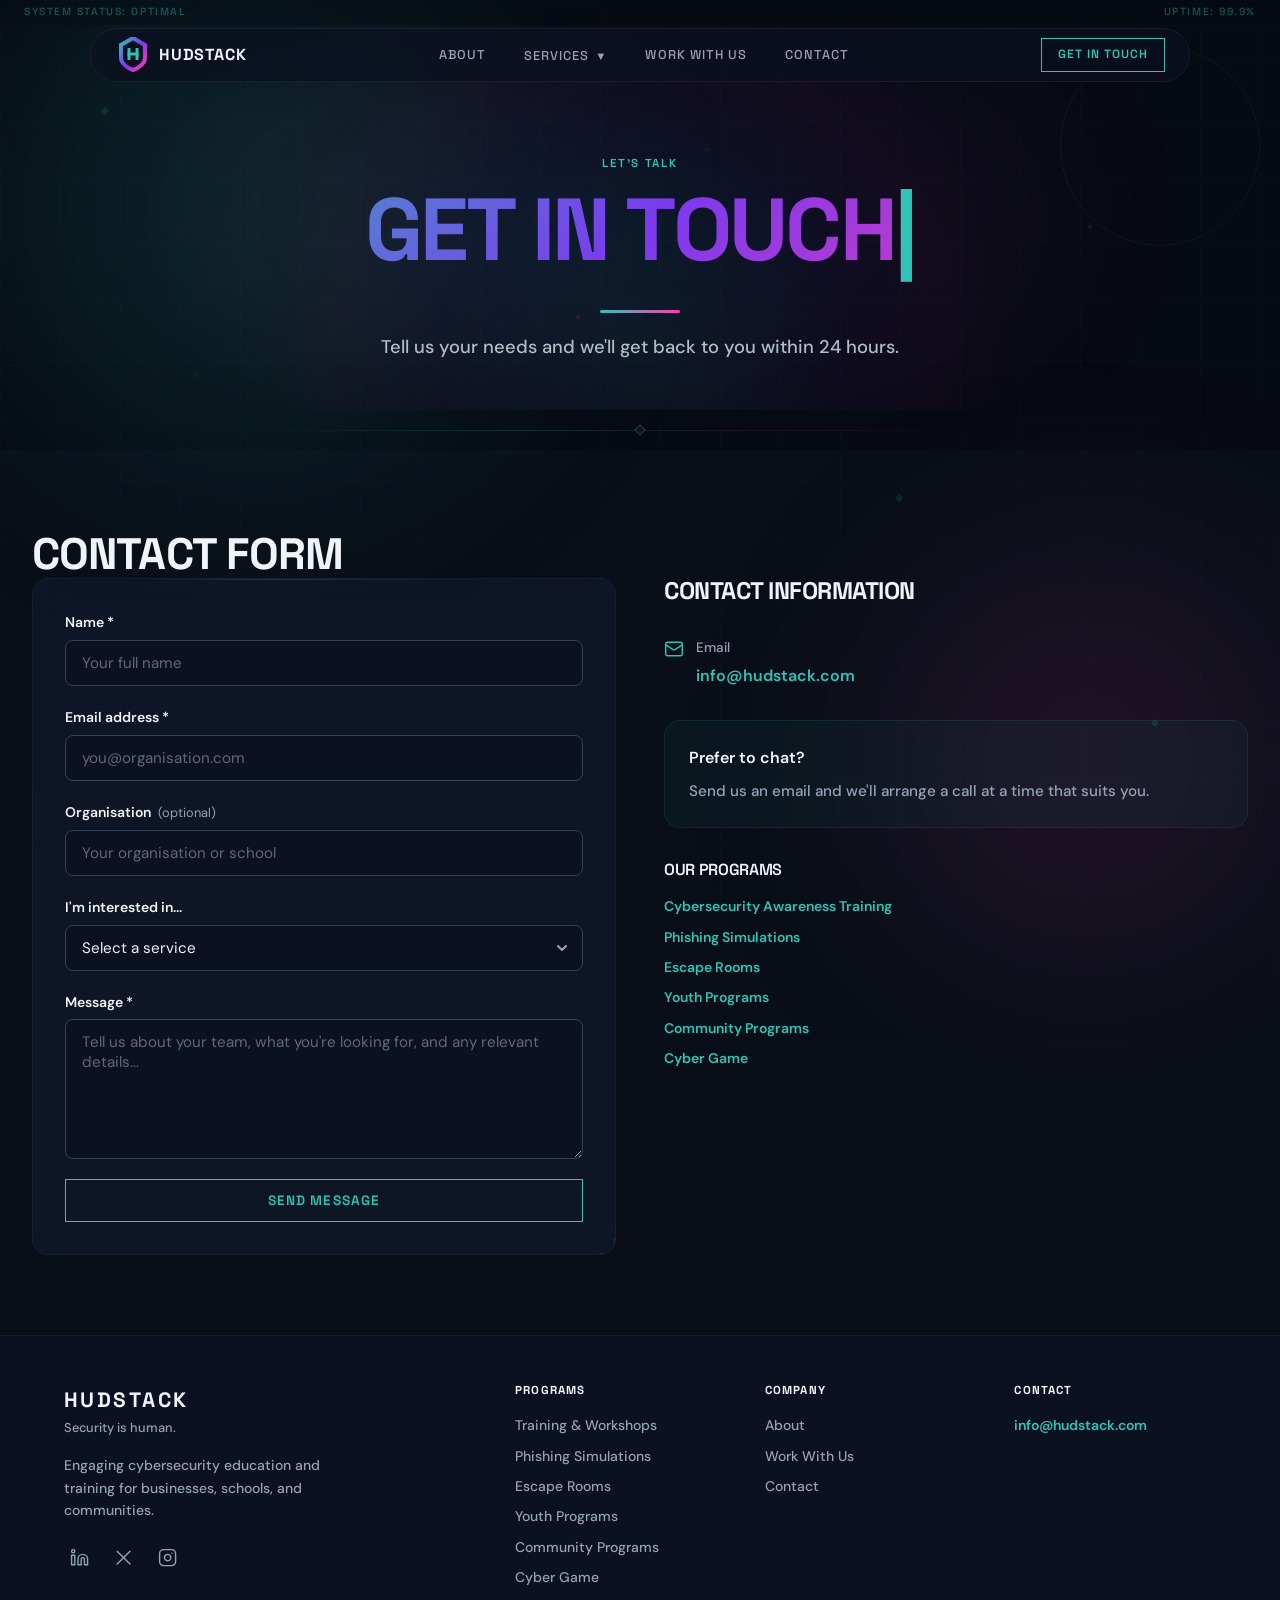
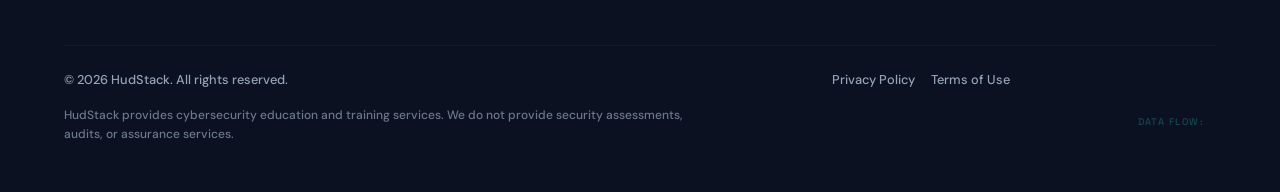
<file: contact.html>
<!DOCTYPE html>
<html lang="en">
<head>
  <meta charset="UTF-8" />
  <meta name="viewport" content="width=device-width, initial-scale=1.0" />
  <title>Contact HudStack — Get in Touch</title>
  <meta name="description" content="Get in touch with HudStack. Tell us your needs and we'll get back to you within 24 hours." />
  <link rel="preconnect" href="https://fonts.googleapis.com" />
  <link rel="preconnect" href="https://fonts.gstatic.com" crossorigin />
  <link href="https://fonts.googleapis.com/css2?family=Space+Grotesk:wght@500;600;700&family=DM+Sans:ital,opsz,wght@0,9..40,400;0,9..40,500;0,9..40,600;0,9..40,700;1,9..40,400&display=swap" rel="stylesheet" />
  <link rel="stylesheet" href="/css/styles.css" />
  <link rel="icon" type="image/svg+xml" href="/favicon.svg">
</head>
<body>
  <div class="gradient-blob-1" aria-hidden="true"></div>
  <div class="gradient-blob-2" aria-hidden="true"></div>
  <div class="particles" aria-hidden="true">
    <span class="particle p1"></span>
    <span class="particle p2"></span>
    <span class="particle p3"></span>
    <span class="particle p4"></span>
    <span class="particle p5"></span>
    <span class="particle p6"></span>
    <span class="particle p7"></span>
    <span class="particle p8"></span>
    <span class="particle p9"></span>
  </div>

  <!-- NAV -->
  <div class="status-bar" aria-hidden="true">
    <span class="status-left">SYSTEM STATUS: OPTIMAL</span>
    <span class="status-right">UPTIME: 99.9%</span>
  </div>
  <nav>
    <a href="/index.html" class="nav-logo">
      <img src="/img/hudstack-logo.svg" alt="HudStack" class="nav-logo-icon">
      <span class="nav-logo-text">HUDSTACK</span>
    </a>
    <div class="nav-links">
      <a href="/about.html" class="nav-link">About</a>
      <div class="nav-dropdown">
        <a href="#" class="nav-link">Services <span class="dropdown-arrow">&#9660;</span></a>
        <div class="dropdown-menu">
          <a href="/cyberawarenesstraining.html">Training &amp; Workshops</a>
          <a href="/phishingsimulation.html">Phishing Simulations</a>
          <a href="/cyberescaperoom.html">Escape Rooms</a>
          <a href="/youth.html">Youth Programs</a>
          <a href="/community.html">Seniors &amp; Community</a>
          <a href="/cybergame.html">Cyber Game</a>
        </div>
      </div>
      <a href="/workwithus.html" class="nav-link">Work With Us</a>
      <a href="/contact.html" class="nav-link">Contact</a>
    </div>
    <div class="nav-right">
      <a href="/contact.html" class="nav-btn">Get in Touch</a>
    </div>
    <button class="hamburger" aria-label="Menu">
      <span></span><span></span><span></span>
    </button>
  </nav>
  <div class="mobile-menu" id="mobileMenu">
    <div class="mobile-menu-content">
      <a href="/about.html">About</a>
      <a href="/cyberawarenesstraining.html">Training &amp; Workshops</a>
      <a href="/phishingsimulation.html">Phishing Simulations</a>
      <a href="/cyberescaperoom.html">Escape Rooms</a>
      <a href="/youth.html">Youth Programs</a>
      <a href="/community.html">Seniors &amp; Community</a>
      <a href="/cybergame.html">Cyber Game</a>
      <a href="/workwithus.html">Work With Us</a>
      <a href="/contact.html">Contact</a>
      <div class="mobile-menu-divider"></div>
      <a href="/contact.html" class="mobile-menu-cta">Get in Touch</a>
    </div>
  </div>

  <main>

    <!-- HERO -->
    <section class="hero-inner-page section-dark" aria-label="Contact hero">
      <div class="hero-glow" aria-hidden="true"></div>
      <div class="hero-blob" aria-hidden="true"></div>
      <div class="container">
        <span class="section-label fade-in">Let's talk</span>
        <h1 class="hero-headline" id="hero-heading" data-text="GET IN TOUCH"></h1>
        <div class="accent-line fade-in" style="transition-delay:120ms" aria-hidden="true"></div>
        <p class="hero-sub fade-in" style="transition-delay:160ms">
          Tell us your needs and we'll get back to you within 24 hours.
        </p>
      </div>
    </section>

    <div class="section-divider" aria-hidden="true"></div>

    <!-- FORM + INFO -->
    <section class="section section-slate" aria-labelledby="contact-heading">
      <div class="container">
        <h2 id="contact-heading" class="sr-only">Contact form</h2>
        <div class="two-col">

          <!-- Form -->
          <div class="fade-in">
            <div class="card-glass">
              <form id="contact-form" novalidate aria-label="Contact form">
                <!-- Web3Forms access key — replace with your own from web3forms.com -->
                <input type="hidden" name="access_key" value="aee5dc95-bd33-4993-b1df-d507dd8368f1" />
                <input type="hidden" name="subject" value="New enquiry from HudStack website" />
                <input type="hidden" name="from_name" value="HudStack Website" />

                <div class="form-group">
                  <label class="form-label" for="name">Name <span aria-hidden="true">*</span></label>
                  <input class="form-input" type="text" id="name" name="name" required autocomplete="name" placeholder="Your full name" />
                </div>

                <div class="form-group">
                  <label class="form-label" for="email">Email address <span aria-hidden="true">*</span></label>
                  <input class="form-input" type="email" id="email" name="email" required autocomplete="email" placeholder="you@organisation.com" />
                </div>

                <div class="form-group">
                  <label class="form-label" for="organisation">Organisation <span class="optional">(optional)</span></label>
                  <input class="form-input" type="text" id="organisation" name="organisation" autocomplete="organization" placeholder="Your organisation or school" />
                </div>

                <div class="form-group">
                  <label class="form-label" for="interest">I'm interested in...</label>
                  <select class="form-select" id="interest" name="interest">
                    <option value="">Select a service</option>
                    <option value="Cybersecurity Training">Cybersecurity Training</option>
                    <option value="Phishing Simulations">Phishing Simulations</option>
                    <option value="Escape Rooms">Escape Rooms</option>
                    <option value="Youth Programs">Youth Programs</option>
                    <option value="Community Programs">Community Programs</option>
                    <option value="Cyber Game">Cyber Game</option>
                    <option value="Consulting">Consulting</option>
                    <option value="Speaking">Speaking</option>
                    <option value="Incident Support">Incident Support</option>
                    <option value="Other">Other</option>
                  </select>
                </div>

                <div class="form-group">
                  <label class="form-label" for="message">Message <span aria-hidden="true">*</span></label>
                  <textarea class="form-textarea" id="message" name="message" required placeholder="Tell us about your team, what you're looking for, and any relevant details..."></textarea>
                </div>

                <!-- Honeypot anti-spam -->
                <input type="checkbox" name="botcheck" style="display:none" tabindex="-1" aria-hidden="true" />

                <button type="submit" class="btn-primary" style="width:100%">Send Message</button>
              </form>

              <div id="form-success" class="form-message" role="alert" style="display:none">
                Thanks! We'll be in touch within 24 hours.
              </div>
              <div id="form-error" class="form-message" role="alert" style="display:none">
                Something went wrong. Please try again or email us directly at <a href="mailto:info@hudstack.com" style="color:inherit;text-decoration:underline">info@hudstack.com</a>.
              </div>
            </div>
          </div>

          <!-- Contact info -->
          <div class="fade-in" style="transition-delay:120ms">
            <h2 style="margin-bottom:2rem;font-size:1.5rem">Contact Information</h2>

            <div class="contact-info-item">
              <svg xmlns="http://www.w3.org/2000/svg" viewBox="0 0 24 24" fill="none" stroke-width="1.75" stroke-linecap="round" stroke-linejoin="round" aria-hidden="true">
                <rect x="2" y="4" width="20" height="16" rx="2"/>
                <path d="m22 7-8.97 5.7a1.94 1.94 0 0 1-2.06 0L2 7"/>
              </svg>
              <div>
                <div style="font-size:.85rem;color:var(--hs-gray);margin-bottom:.25rem">Email</div>
                <a href="mailto:info@hudstack.com">info@hudstack.com</a>
              </div>
            </div>

            <div style="margin-top:2rem;padding:1.5rem;background:rgba(46,196,182,.05);border:1px solid rgba(46,196,182,.1);border-radius:1rem">
              <p style="color:var(--hs-white);font-weight:600;margin-bottom:.5rem">Prefer to chat?</p>
              <p style="margin:0;font-size:.95rem">Send us an email and we'll arrange a call at a time that suits you.</p>
            </div>

            <div style="margin-top:2rem">
              <h3 style="font-size:1rem;margin-bottom:1rem;color:var(--hs-white)">Our Programs</h3>
              <div style="display:flex;flex-direction:column;gap:.5rem">
                <a href="/cyberawarenesstraining.html" class="card-link" style="margin-top:0">Cybersecurity Awareness Training</a>
                <a href="/phishingsimulation.html" class="card-link" style="margin-top:0">Phishing Simulations</a>
                <a href="/cyberescaperoom.html" class="card-link" style="margin-top:0">Escape Rooms</a>
                <a href="/youth.html" class="card-link" style="margin-top:0">Youth Programs</a>
                <a href="/community.html" class="card-link" style="margin-top:0">Community Programs</a>
                <a href="/cybergame.html" class="card-link" style="margin-top:0">Cyber Game</a>
              </div>
            </div>
          </div>

        </div>
      </div>
    </section>

  </main>

  <!-- FOOTER -->
  <footer class="footer" role="contentinfo">
    <div class="container">
      <div class="footer-grid">
        <div>
          <div class="footer-logo-name">HudStack</div>
          <div class="footer-logo-tag">Security is human.</div>
          <p class="footer-desc">Engaging cybersecurity education and training for businesses, schools, and communities.</p>
          <div class="footer-social" aria-label="Social media links">
            <a href="#" aria-label="LinkedIn"><svg xmlns="http://www.w3.org/2000/svg" viewBox="0 0 24 24" fill="none" stroke-width="1.75" stroke-linecap="round" stroke-linejoin="round" aria-hidden="true"><path d="M16 8a6 6 0 0 1 6 6v7h-4v-7a2 2 0 0 0-2-2 2 2 0 0 0-2 2v7h-4v-7a6 6 0 0 1 6-6z"/><rect x="2" y="9" width="4" height="12"/><circle cx="4" cy="4" r="2"/></svg></a>
            <a href="#" aria-label="Twitter / X"><svg xmlns="http://www.w3.org/2000/svg" viewBox="0 0 24 24" fill="none" stroke-width="1.75" stroke-linecap="round" stroke-linejoin="round" aria-hidden="true"><path d="M4 4l16 16M4 20 20 4"/></svg></a>
            <a href="#" aria-label="Instagram"><svg xmlns="http://www.w3.org/2000/svg" viewBox="0 0 24 24" fill="none" stroke-width="1.75" stroke-linecap="round" stroke-linejoin="round" aria-hidden="true"><rect x="2" y="2" width="20" height="20" rx="5" ry="5"/><path d="M16 11.37A4 4 0 1 1 12.63 8 4 4 0 0 1 16 11.37z"/><line x1="17.5" y1="6.5" x2="17.51" y2="6.5"/></svg></a>
          </div>
        </div>
        <div>
          <h3 class="footer-col-title">Programs</h3>
          <a href="/cyberawarenesstraining.html" class="footer-link">Training &amp; Workshops</a>
          <a href="/phishingsimulation.html" class="footer-link">Phishing Simulations</a>
          <a href="/cyberescaperoom.html" class="footer-link">Escape Rooms</a>
          <a href="/youth.html" class="footer-link">Youth Programs</a>
          <a href="/community.html" class="footer-link">Community Programs</a>
          <a href="/cybergame.html" class="footer-link">Cyber Game</a>
        </div>
        <div>
          <h3 class="footer-col-title">Company</h3>
          <a href="/about.html" class="footer-link">About</a>
          <a href="/workwithus.html" class="footer-link">Work With Us</a>
          <a href="/contact.html" class="footer-link">Contact</a>
        </div>
        <div>
          <h3 class="footer-col-title">Contact</h3>
          <a href="mailto:info@hudstack.com" class="footer-link teal-link">info@hudstack.com</a>
        </div>
      </div>
      <div class="footer-bottom">
        <div>
          <p class="footer-copy">&copy; 2026 HudStack. All rights reserved.</p>
          <p class="footer-disclaimer">HudStack provides cybersecurity education and training services. We do not provide security assessments, audits, or assurance services.</p>
        </div>
        <div class="footer-legal-links">
          <a href="/privacy.html">Privacy Policy</a>
          <a href="/terms.html">Terms of Use</a>
        </div>
      <div class="data-flow" aria-hidden="true">
        <span class="data-label">DATA FLOW:</span>
        <div class="data-line"><div class="data-pulse"></div></div>
      </div>
      </div>
    </div>
  </footer>

  <script src="/js/main.js"></script>
</body>
</html>
</file>
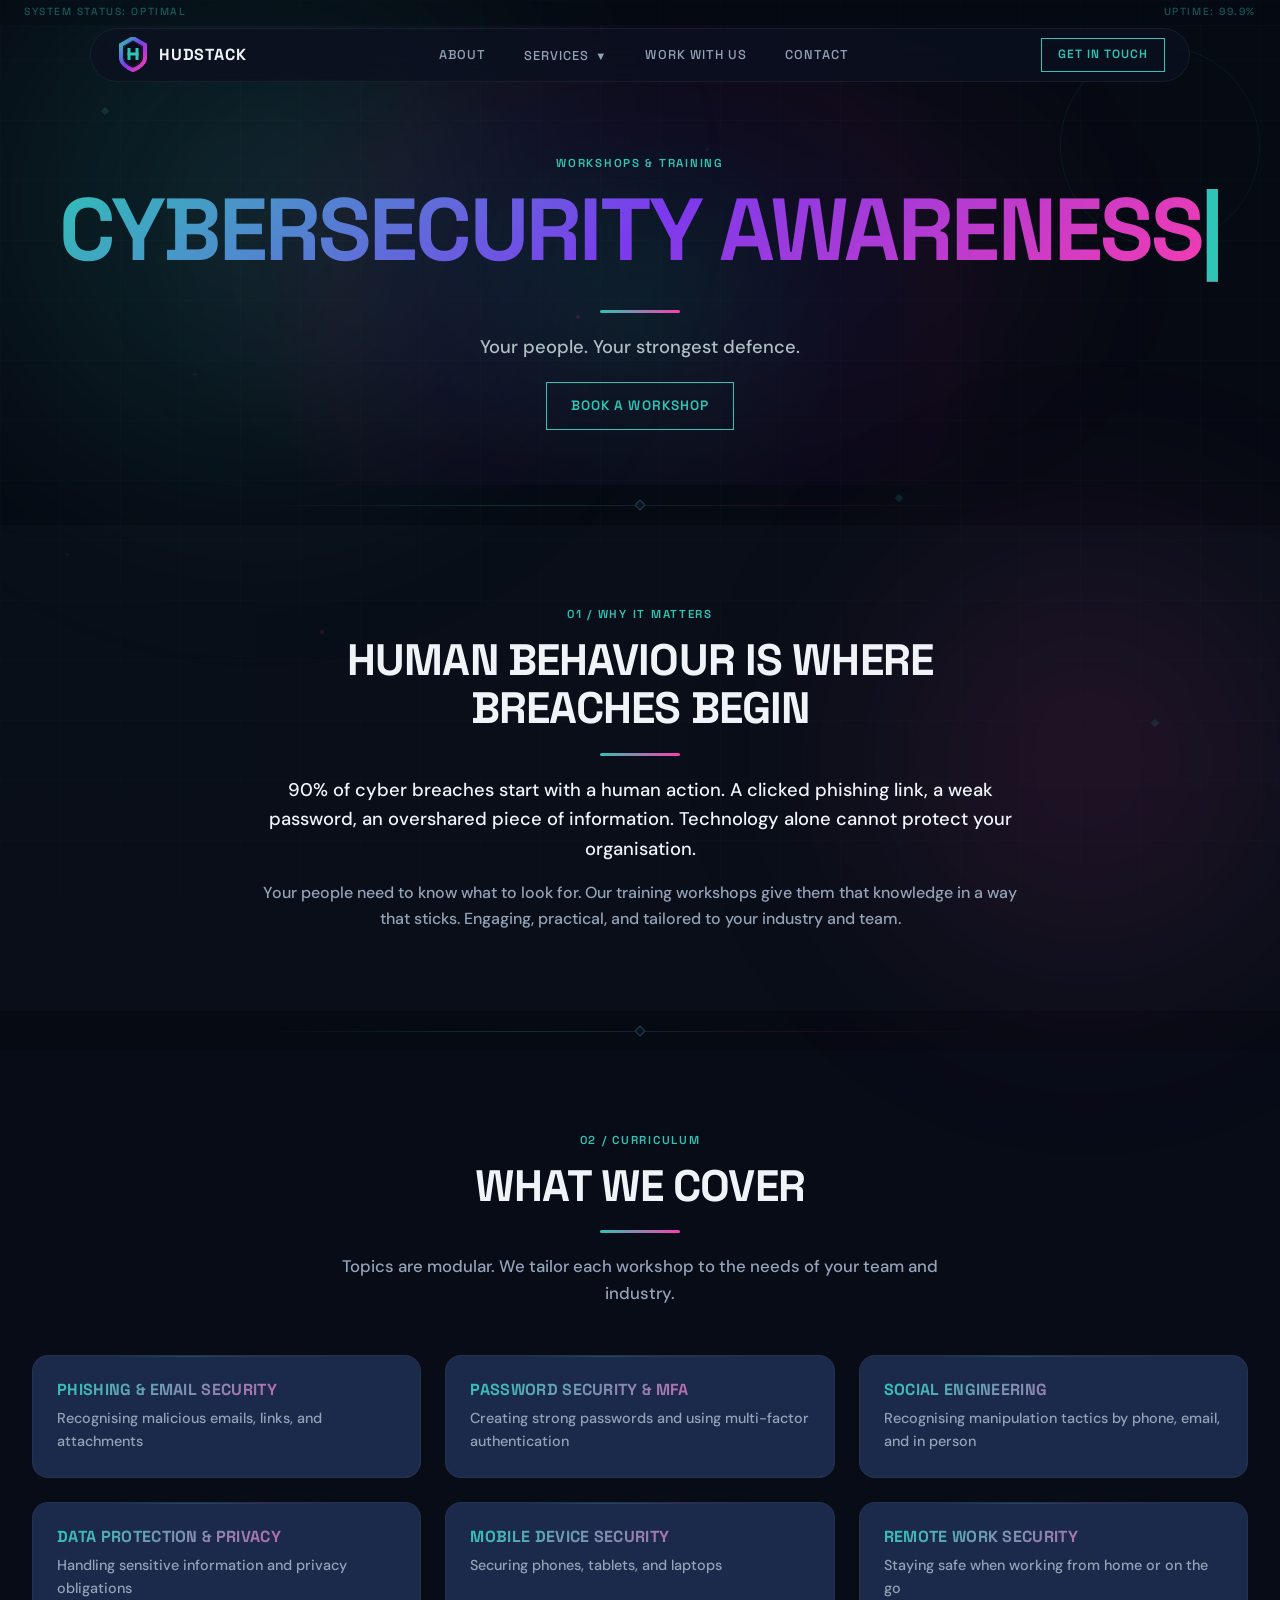
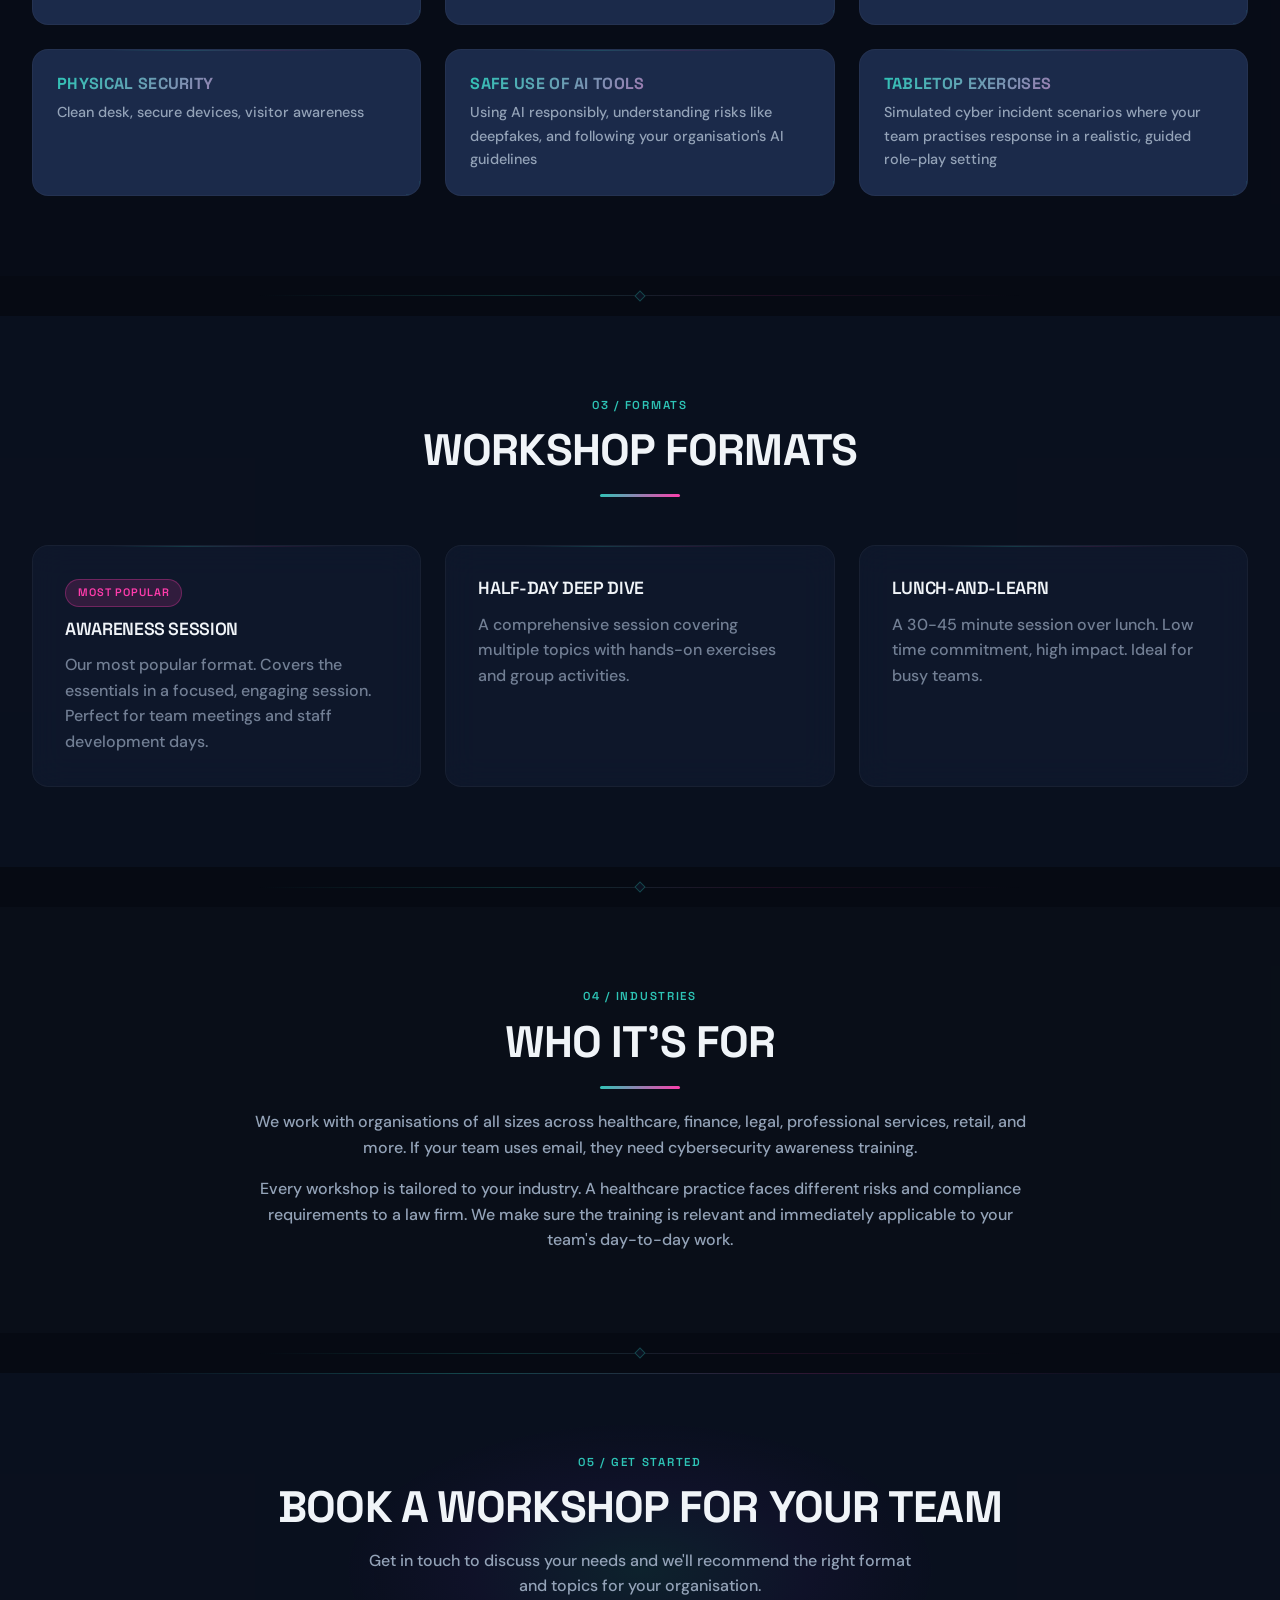
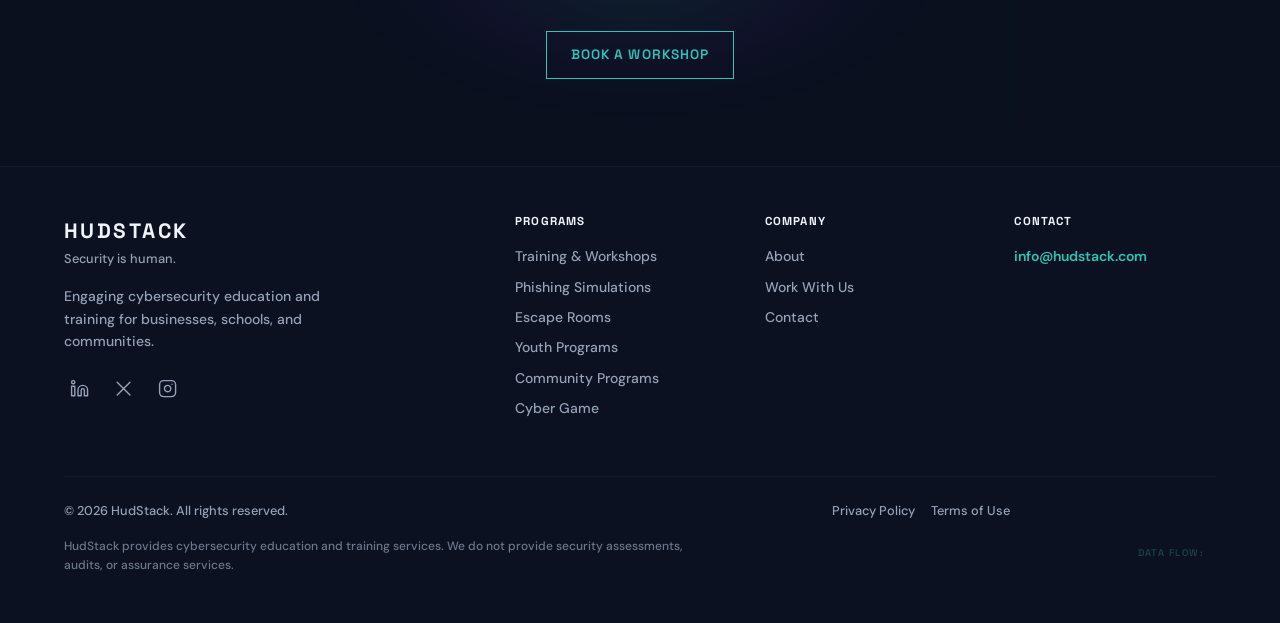
<file: cyberawarenesstraining.html>
<!DOCTYPE html>
<html lang="en">
<head>
  <meta charset="UTF-8" />
  <meta name="viewport" content="width=device-width, initial-scale=1.0" />
  <title>Cybersecurity Awareness Training — HudStack</title>
  <meta name="description" content="Practical, engaging cybersecurity awareness training workshops for businesses and organisations. Empower your team to recognise and respond to cyber threats." />
  <link rel="preconnect" href="https://fonts.googleapis.com" />
  <link rel="preconnect" href="https://fonts.gstatic.com" crossorigin />
  <link href="https://fonts.googleapis.com/css2?family=Space+Grotesk:wght@500;600;700&family=DM+Sans:ital,opsz,wght@0,9..40,400;0,9..40,500;0,9..40,600;0,9..40,700;1,9..40,400&display=swap" rel="stylesheet" />
  <link rel="stylesheet" href="/css/styles.css" />
  <link rel="icon" type="image/svg+xml" href="/favicon.svg">
</head>
<body>
  <div class="gradient-blob-1" aria-hidden="true"></div>
  <div class="gradient-blob-2" aria-hidden="true"></div>
  <div class="particles" aria-hidden="true">
    <span class="particle p1"></span>
    <span class="particle p2"></span>
    <span class="particle p3"></span>
    <span class="particle p4"></span>
    <span class="particle p5"></span>
    <span class="particle p6"></span>
    <span class="particle p7"></span>
    <span class="particle p8"></span>
    <span class="particle p9"></span>
  </div>

  <!-- NAV -->
  <div class="status-bar" aria-hidden="true">
    <span class="status-left">SYSTEM STATUS: OPTIMAL</span>
    <span class="status-right">UPTIME: 99.9%</span>
  </div>
  <nav>
    <a href="/index.html" class="nav-logo">
      <img src="/img/hudstack-logo.svg" alt="HudStack" class="nav-logo-icon">
      <span class="nav-logo-text">HUDSTACK</span>
    </a>
    <div class="nav-links">
      <a href="/about.html" class="nav-link">About</a>
      <div class="nav-dropdown">
        <a href="#" class="nav-link">Services <span class="dropdown-arrow">&#9660;</span></a>
        <div class="dropdown-menu">
          <a href="/cyberawarenesstraining.html">Training &amp; Workshops</a>
          <a href="/phishingsimulation.html">Phishing Simulations</a>
          <a href="/cyberescaperoom.html">Escape Rooms</a>
          <a href="/youth.html">Youth Programs</a>
          <a href="/community.html">Seniors &amp; Community</a>
          <a href="/cybergame.html">Cyber Game</a>
        </div>
      </div>
      <a href="/workwithus.html" class="nav-link">Work With Us</a>
      <a href="/contact.html" class="nav-link">Contact</a>
    </div>
    <div class="nav-right">
      <a href="/contact.html" class="nav-btn">Get in Touch</a>
    </div>
    <button class="hamburger" aria-label="Menu">
      <span></span><span></span><span></span>
    </button>
  </nav>
  <div class="mobile-menu" id="mobileMenu">
    <div class="mobile-menu-content">
      <a href="/about.html">About</a>
      <a href="/cyberawarenesstraining.html">Training &amp; Workshops</a>
      <a href="/phishingsimulation.html">Phishing Simulations</a>
      <a href="/cyberescaperoom.html">Escape Rooms</a>
      <a href="/youth.html">Youth Programs</a>
      <a href="/community.html">Seniors &amp; Community</a>
      <a href="/cybergame.html">Cyber Game</a>
      <a href="/workwithus.html">Work With Us</a>
      <a href="/contact.html">Contact</a>
      <div class="mobile-menu-divider"></div>
      <a href="/contact.html" class="mobile-menu-cta">Get in Touch</a>
    </div>
  </div>

  <main>

    <!-- HERO -->
    <section class="hero-inner-page section-dark" aria-label="Training hero">
      <div class="hero-glow" aria-hidden="true"></div>
      <div class="hero-blob" aria-hidden="true"></div>
      <div class="container">
        <span class="section-label fade-in">Workshops &amp; training</span>
        <h1 class="hero-headline" id="hero-heading" data-text="CYBERSECURITY AWARENESS TRAINING"></h1>
        <div class="accent-line fade-in" style="transition-delay:120ms" aria-hidden="true"></div>
        <p class="hero-sub fade-in" style="transition-delay:160ms">Your people. Your strongest defence.</p>
        <div class="fade-in" style="transition-delay:220ms">
          <a href="/contact.html" class="btn-primary">Book a Workshop</a>
        </div>
      </div>
    </section>

    <div class="section-divider" aria-hidden="true"></div>

    <!-- THE PROBLEM -->
    <section class="section section-slate" aria-labelledby="problem-heading">
      <div class="container">
        <div class="fade-in text-center" style="max-width:780px;margin-inline:auto">
          <span class="section-label">01 / Why It Matters</span>
          <h2 id="problem-heading">Human behaviour is where breaches begin</h2>
          <div class="accent-line" aria-hidden="true"></div>
          <p style="font-size:1.15rem;color:var(--hs-white)">
            90% of cyber breaches start with a human action. A clicked phishing link, a weak password, an overshared piece of information. Technology alone cannot protect your organisation.
          </p>
          <p>
            Your people need to know what to look for. Our training workshops give them that knowledge in a way that sticks. Engaging, practical, and tailored to your industry and team.
          </p>
        </div>
      </div>
    </section>

    <div class="section-divider" aria-hidden="true"></div>

    <!-- WHAT WE COVER -->
    <section class="section section-dark" aria-labelledby="topics-heading">
      <div class="container">
        <div class="text-center fade-in">
          <span class="section-label">02 / Curriculum</span>
          <h2 id="topics-heading">What We Cover</h2>
          <div class="accent-line centered" aria-hidden="true"></div>
          <p class="section-sub centered">Topics are modular. We tailor each workshop to the needs of your team and industry.</p>
        </div>
        <div class="grid grid-3 stagger" style="margin-top:3rem">
          <div class="card-solid">
            <h3 class="card-title" style="font-size:1rem">Phishing &amp; Email Security</h3>
            <p class="card-desc">Recognising malicious emails, links, and attachments</p>
          </div>
          <div class="card-solid">
            <h3 class="card-title" style="font-size:1rem">Password Security &amp; MFA</h3>
            <p class="card-desc">Creating strong passwords and using multi-factor authentication</p>
          </div>
          <div class="card-solid">
            <h3 class="card-title" style="font-size:1rem">Social Engineering</h3>
            <p class="card-desc">Recognising manipulation tactics by phone, email, and in person</p>
          </div>
          <div class="card-solid">
            <h3 class="card-title" style="font-size:1rem">Data Protection &amp; Privacy</h3>
            <p class="card-desc">Handling sensitive information and privacy obligations</p>
          </div>
          <div class="card-solid">
            <h3 class="card-title" style="font-size:1rem">Mobile Device Security</h3>
            <p class="card-desc">Securing phones, tablets, and laptops</p>
          </div>
          <div class="card-solid">
            <h3 class="card-title" style="font-size:1rem">Remote Work Security</h3>
            <p class="card-desc">Staying safe when working from home or on the go</p>
          </div>
          <div class="card-solid">
            <h3 class="card-title" style="font-size:1rem">Physical Security</h3>
            <p class="card-desc">Clean desk, secure devices, visitor awareness</p>
          </div>
          <div class="card-solid">
            <h3 class="card-title" style="font-size:1rem">Safe Use of AI Tools</h3>
            <p class="card-desc">Using AI responsibly, understanding risks like deepfakes, and following your organisation's AI guidelines</p>
          </div>
          <div class="card-solid">
            <h3 class="card-title" style="font-size:1rem">Tabletop Exercises</h3>
            <p class="card-desc">Simulated cyber incident scenarios where your team practises response in a realistic, guided role-play setting</p>
          </div>
        </div>
      </div>
    </section>

    <div class="section-divider" aria-hidden="true"></div>

    <!-- WORKSHOP FORMATS -->
    <section class="section section-light" aria-labelledby="formats-heading">
      <div class="container">
        <div class="text-center fade-in">
          <span class="section-label" style="color:var(--hs-teal)">03 / Formats</span>
          <h2 id="formats-heading" style="color:var(--hs-dark-text)">Workshop Formats</h2>
          <div class="accent-line centered" aria-hidden="true"></div>
        </div>
        <div class="grid grid-3 stagger" style="margin-top:3rem">
          <div class="card-light">
            <div class="badge badge-coral">Most Popular</div>
            <h3 style="color:var(--hs-dark-text);margin-bottom:.75rem;font-size:1.1rem">Awareness Session</h3>
            <p style="color:var(--hs-dark-text);opacity:.75;margin:0">Our most popular format. Covers the essentials in a focused, engaging session. Perfect for team meetings and staff development days.</p>
          </div>
          <div class="card-light">
            <h3 style="color:var(--hs-dark-text);margin-bottom:.75rem;font-size:1.1rem">Half-Day Deep Dive</h3>
            <p style="color:var(--hs-dark-text);opacity:.75;margin:0">A comprehensive session covering multiple topics with hands-on exercises and group activities.</p>
          </div>
          <div class="card-light">
            <h3 style="color:var(--hs-dark-text);margin-bottom:.75rem;font-size:1.1rem">Lunch-and-Learn</h3>
            <p style="color:var(--hs-dark-text);opacity:.75;margin:0">A 30-45 minute session over lunch. Low time commitment, high impact. Ideal for busy teams.</p>
          </div>
        </div>
      </div>
    </section>

    <div class="section-divider" aria-hidden="true"></div>

    <!-- WHO IT'S FOR -->
    <section class="section section-slate" aria-labelledby="for-heading">
      <div class="container">
        <div class="fade-in text-center" style="max-width:780px;margin-inline:auto">
          <span class="section-label">04 / Industries</span>
          <h2 id="for-heading">Who It's For</h2>
          <div class="accent-line" aria-hidden="true"></div>
          <p>
            We work with organisations of all sizes across healthcare, finance, legal, professional services, retail, and more. If your team uses email, they need cybersecurity awareness training.
          </p>
          <p>
            Every workshop is tailored to your industry. A healthcare practice faces different risks and compliance requirements to a law firm. We make sure the training is relevant and immediately applicable to your team's day-to-day work.
          </p>
        </div>
      </div>
    </section>

    <div class="section-divider" aria-hidden="true"></div>

    <!-- CTA -->
    <section class="cta-section" aria-labelledby="cta-heading">
      <div class="container">
        <span class="section-label">05 / Get Started</span>
        <h2 id="cta-heading">Book a Workshop for Your Team</h2>
        <p>Get in touch to discuss your needs and we'll recommend the right format and topics for your organisation.</p>
        <a href="/contact.html" class="btn-primary">Book a Workshop</a>
      </div>
    </section>

  </main>

  <!-- FOOTER -->
  <footer class="footer" role="contentinfo">
    <div class="container">
      <div class="footer-grid">
        <div>
          <div class="footer-logo-name">HudStack</div>
          <div class="footer-logo-tag">Security is human.</div>
          <p class="footer-desc">Engaging cybersecurity education and training for businesses, schools, and communities.</p>
          <div class="footer-social" aria-label="Social media links">
            <a href="#" aria-label="LinkedIn"><svg xmlns="http://www.w3.org/2000/svg" viewBox="0 0 24 24" fill="none" stroke-width="1.75" stroke-linecap="round" stroke-linejoin="round" aria-hidden="true"><path d="M16 8a6 6 0 0 1 6 6v7h-4v-7a2 2 0 0 0-2-2 2 2 0 0 0-2 2v7h-4v-7a6 6 0 0 1 6-6z"/><rect x="2" y="9" width="4" height="12"/><circle cx="4" cy="4" r="2"/></svg></a>
            <a href="#" aria-label="Twitter / X"><svg xmlns="http://www.w3.org/2000/svg" viewBox="0 0 24 24" fill="none" stroke-width="1.75" stroke-linecap="round" stroke-linejoin="round" aria-hidden="true"><path d="M4 4l16 16M4 20 20 4"/></svg></a>
            <a href="#" aria-label="Instagram"><svg xmlns="http://www.w3.org/2000/svg" viewBox="0 0 24 24" fill="none" stroke-width="1.75" stroke-linecap="round" stroke-linejoin="round" aria-hidden="true"><rect x="2" y="2" width="20" height="20" rx="5" ry="5"/><path d="M16 11.37A4 4 0 1 1 12.63 8 4 4 0 0 1 16 11.37z"/><line x1="17.5" y1="6.5" x2="17.51" y2="6.5"/></svg></a>
          </div>
        </div>
        <div>
          <h3 class="footer-col-title">Programs</h3>
          <a href="/cyberawarenesstraining.html" class="footer-link">Training &amp; Workshops</a>
          <a href="/phishingsimulation.html" class="footer-link">Phishing Simulations</a>
          <a href="/cyberescaperoom.html" class="footer-link">Escape Rooms</a>
          <a href="/youth.html" class="footer-link">Youth Programs</a>
          <a href="/community.html" class="footer-link">Community Programs</a>
          <a href="/cybergame.html" class="footer-link">Cyber Game</a>
        </div>
        <div>
          <h3 class="footer-col-title">Company</h3>
          <a href="/about.html" class="footer-link">About</a>
          <a href="/workwithus.html" class="footer-link">Work With Us</a>
          <a href="/contact.html" class="footer-link">Contact</a>
        </div>
        <div>
          <h3 class="footer-col-title">Contact</h3>
          <a href="mailto:info@hudstack.com" class="footer-link teal-link">info@hudstack.com</a>
        </div>
      </div>
      <div class="footer-bottom">
        <div>
          <p class="footer-copy">&copy; 2026 HudStack. All rights reserved.</p>
          <p class="footer-disclaimer">HudStack provides cybersecurity education and training services. We do not provide security assessments, audits, or assurance services.</p>
        </div>
        <div class="footer-legal-links">
          <a href="/privacy.html">Privacy Policy</a>
          <a href="/terms.html">Terms of Use</a>
        </div>
      <div class="data-flow" aria-hidden="true">
        <span class="data-label">DATA FLOW:</span>
        <div class="data-line"><div class="data-pulse"></div></div>
      </div>
      </div>
    </div>
  </footer>

  <script src="/js/main.js"></script>
</body>
</html>
</file>
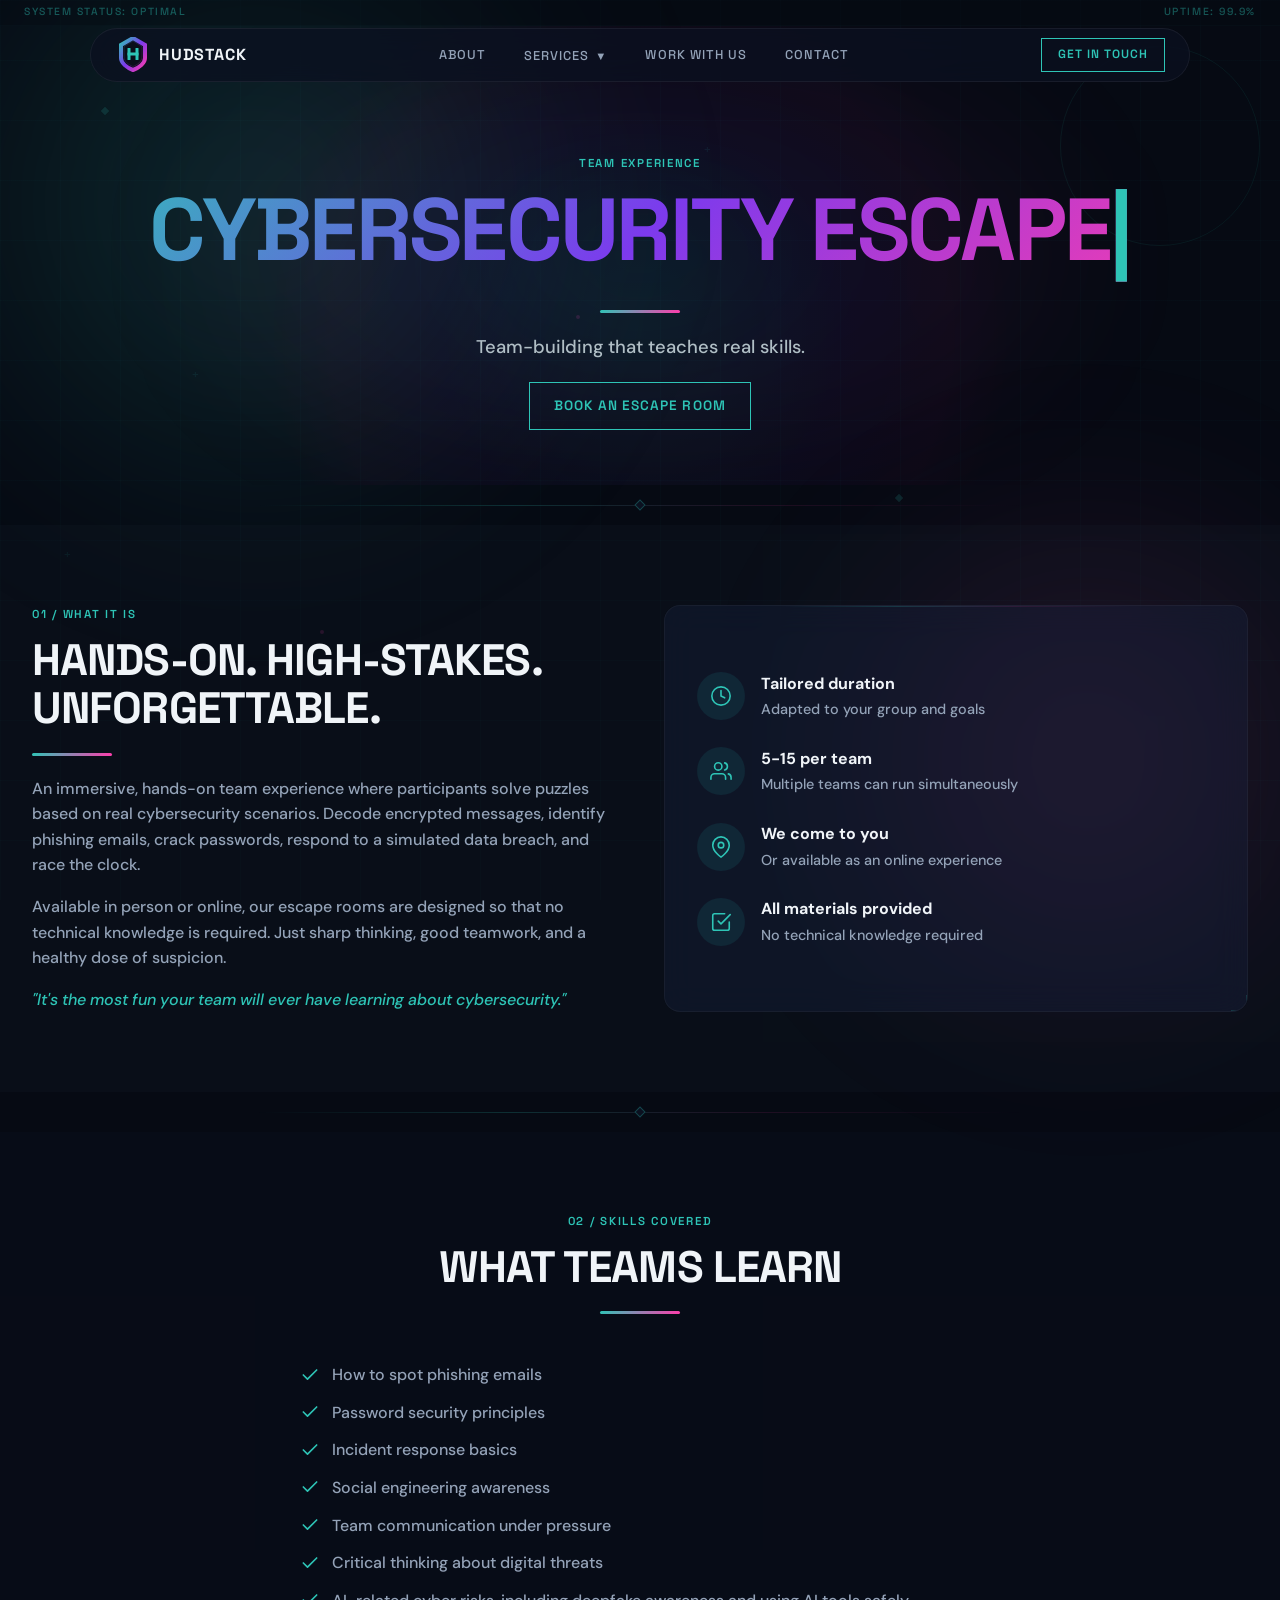
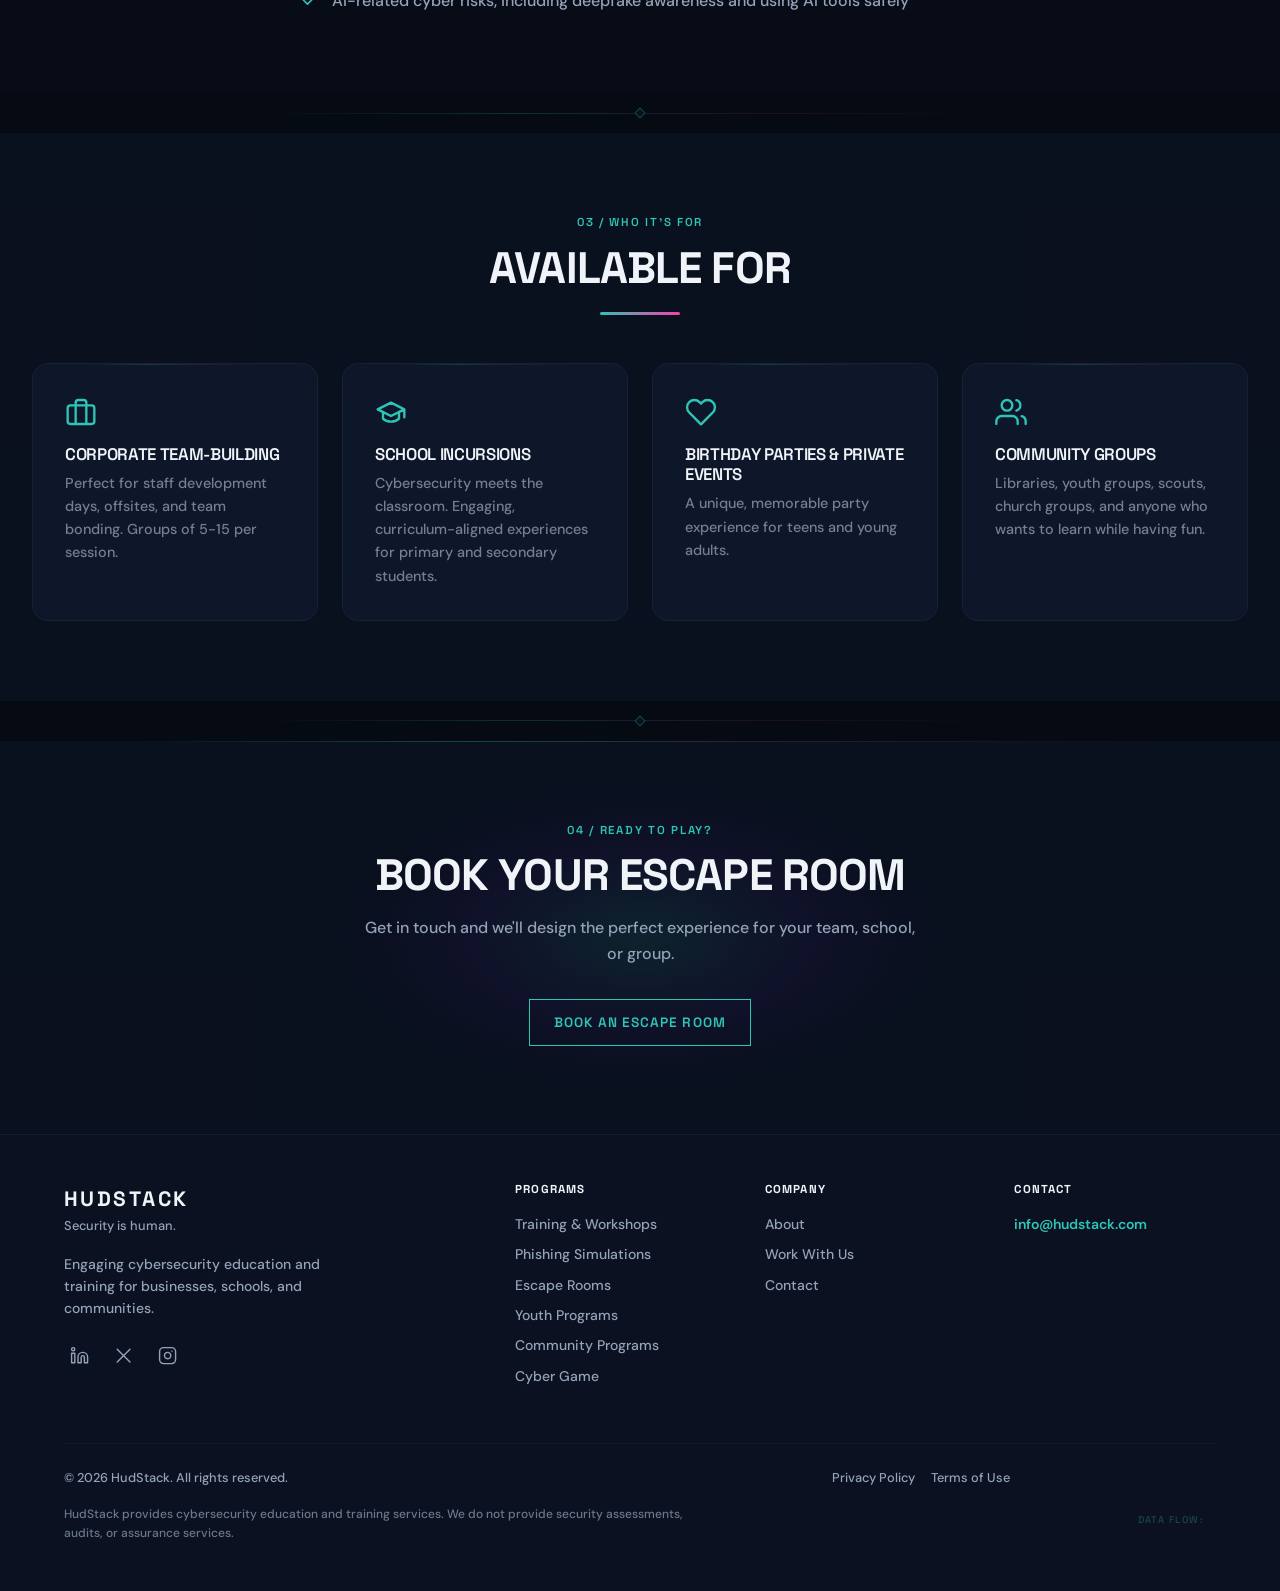
<file: cyberescaperoom.html>
<!DOCTYPE html>
<html lang="en">
<head>
  <meta charset="UTF-8" />
  <meta name="viewport" content="width=device-width, initial-scale=1.0" />
  <title>Cybersecurity Escape Rooms — HudStack</title>
  <meta name="description" content="Immersive, hands-on cybersecurity escape room experiences for corporate teams, schools, and community groups. In-person and online." />
  <link rel="preconnect" href="https://fonts.googleapis.com" />
  <link rel="preconnect" href="https://fonts.gstatic.com" crossorigin />
  <link href="https://fonts.googleapis.com/css2?family=Space+Grotesk:wght@500;600;700&family=DM+Sans:ital,opsz,wght@0,9..40,400;0,9..40,500;0,9..40,600;0,9..40,700;1,9..40,400&display=swap" rel="stylesheet" />
  <link rel="stylesheet" href="/css/styles.css" />
  <link rel="icon" type="image/svg+xml" href="/favicon.svg">
</head>
<body>
  <div class="gradient-blob-1" aria-hidden="true"></div>
  <div class="gradient-blob-2" aria-hidden="true"></div>
  <div class="particles" aria-hidden="true">
    <span class="particle p1"></span>
    <span class="particle p2"></span>
    <span class="particle p3"></span>
    <span class="particle p4"></span>
    <span class="particle p5"></span>
    <span class="particle p6"></span>
    <span class="particle p7"></span>
    <span class="particle p8"></span>
    <span class="particle p9"></span>
  </div>

  <!-- NAV -->
  <div class="status-bar" aria-hidden="true">
    <span class="status-left">SYSTEM STATUS: OPTIMAL</span>
    <span class="status-right">UPTIME: 99.9%</span>
  </div>
  <nav>
    <a href="/index.html" class="nav-logo">
      <img src="/img/hudstack-logo.svg" alt="HudStack" class="nav-logo-icon">
      <span class="nav-logo-text">HUDSTACK</span>
    </a>
    <div class="nav-links">
      <a href="/about.html" class="nav-link">About</a>
      <div class="nav-dropdown">
        <a href="#" class="nav-link">Services <span class="dropdown-arrow">&#9660;</span></a>
        <div class="dropdown-menu">
          <a href="/cyberawarenesstraining.html">Training &amp; Workshops</a>
          <a href="/phishingsimulation.html">Phishing Simulations</a>
          <a href="/cyberescaperoom.html">Escape Rooms</a>
          <a href="/youth.html">Youth Programs</a>
          <a href="/community.html">Seniors &amp; Community</a>
          <a href="/cybergame.html">Cyber Game</a>
        </div>
      </div>
      <a href="/workwithus.html" class="nav-link">Work With Us</a>
      <a href="/contact.html" class="nav-link">Contact</a>
    </div>
    <div class="nav-right">
      <a href="/contact.html" class="nav-btn">Get in Touch</a>
    </div>
    <button class="hamburger" aria-label="Menu">
      <span></span><span></span><span></span>
    </button>
  </nav>
  <div class="mobile-menu" id="mobileMenu">
    <div class="mobile-menu-content">
      <a href="/about.html">About</a>
      <a href="/cyberawarenesstraining.html">Training &amp; Workshops</a>
      <a href="/phishingsimulation.html">Phishing Simulations</a>
      <a href="/cyberescaperoom.html">Escape Rooms</a>
      <a href="/youth.html">Youth Programs</a>
      <a href="/community.html">Seniors &amp; Community</a>
      <a href="/cybergame.html">Cyber Game</a>
      <a href="/workwithus.html">Work With Us</a>
      <a href="/contact.html">Contact</a>
      <div class="mobile-menu-divider"></div>
      <a href="/contact.html" class="mobile-menu-cta">Get in Touch</a>
    </div>
  </div>

  <main>

    <!-- HERO -->
    <section class="hero-inner-page section-dark" aria-label="Escape rooms hero">
      <div class="hero-glow" aria-hidden="true"></div>
      <div class="hero-blob" aria-hidden="true"></div>
      <div class="container">
        <span class="section-label fade-in">Team experience</span>
        <h1 class="hero-headline" id="hero-heading" data-text="CYBERSECURITY ESCAPE ROOMS"></h1>
        <div class="accent-line fade-in" style="transition-delay:120ms" aria-hidden="true"></div>
        <p class="hero-sub fade-in" style="transition-delay:160ms">Team-building that teaches real skills.</p>
        <div class="fade-in" style="transition-delay:220ms">
          <a href="/contact.html" class="btn-primary">Book an Escape Room</a>
        </div>
      </div>
    </section>

    <div class="section-divider" aria-hidden="true"></div>

    <!-- WHAT IS IT -->
    <section class="section section-slate" aria-labelledby="what-heading">
      <div class="container">
        <div class="two-col">
          <div class="fade-in">
            <span class="section-label">01 / What It Is</span>
            <h2 id="what-heading">Hands-on. High-stakes. Unforgettable.</h2>
            <div class="accent-line" aria-hidden="true"></div>
            <p>
              An immersive, hands-on team experience where participants solve puzzles based on real cybersecurity scenarios. Decode encrypted messages, identify phishing emails, crack passwords, respond to a simulated data breach, and race the clock.
            </p>
            <p>
              Available in person or online, our escape rooms are designed so that no technical knowledge is required. Just sharp thinking, good teamwork, and a healthy dose of suspicion.
            </p>
            <p style="font-style:italic;color:var(--hs-teal)">"It's the most fun your team will ever have learning about cybersecurity."</p>
          </div>
          <div class="fade-in" style="transition-delay:120ms">
            <div class="card-glass" style="height:100%;display:flex;flex-direction:column;justify-content:center;gap:1.5rem">
              <div style="display:flex;align-items:center;gap:1rem">
                <div style="width:3rem;height:3rem;background:rgba(46,196,182,.1);border-radius:50%;display:flex;align-items:center;justify-content:center;flex-shrink:0">
                  <svg xmlns="http://www.w3.org/2000/svg" viewBox="0 0 24 24" fill="none" stroke="var(--hs-teal)" stroke-width="1.75" stroke-linecap="round" stroke-linejoin="round" width="22" height="22" aria-hidden="true"><circle cx="12" cy="12" r="10"/><polyline points="12 6 12 12 16 14"/></svg>
                </div>
                <div><strong style="color:var(--hs-white);display:block">Tailored duration</strong><span style="font-size:.9rem">Adapted to your group and goals</span></div>
              </div>
              <div style="display:flex;align-items:center;gap:1rem">
                <div style="width:3rem;height:3rem;background:rgba(46,196,182,.1);border-radius:50%;display:flex;align-items:center;justify-content:center;flex-shrink:0">
                  <svg xmlns="http://www.w3.org/2000/svg" viewBox="0 0 24 24" fill="none" stroke="var(--hs-teal)" stroke-width="1.75" stroke-linecap="round" stroke-linejoin="round" width="22" height="22" aria-hidden="true"><path d="M17 21v-2a4 4 0 0 0-4-4H5a4 4 0 0 0-4 4v2"/><circle cx="9" cy="7" r="4"/><path d="M23 21v-2a4 4 0 0 0-3-3.87"/><path d="M16 3.13a4 4 0 0 1 0 7.75"/></svg>
                </div>
                <div><strong style="color:var(--hs-white);display:block">5-15 per team</strong><span style="font-size:.9rem">Multiple teams can run simultaneously</span></div>
              </div>
              <div style="display:flex;align-items:center;gap:1rem">
                <div style="width:3rem;height:3rem;background:rgba(46,196,182,.1);border-radius:50%;display:flex;align-items:center;justify-content:center;flex-shrink:0">
                  <svg xmlns="http://www.w3.org/2000/svg" viewBox="0 0 24 24" fill="none" stroke="var(--hs-teal)" stroke-width="1.75" stroke-linecap="round" stroke-linejoin="round" width="22" height="22" aria-hidden="true"><path d="M21 10c0 7-9 13-9 13s-9-6-9-13a9 9 0 0 1 18 0z"/><circle cx="12" cy="10" r="3"/></svg>
                </div>
                <div><strong style="color:var(--hs-white);display:block">We come to you</strong><span style="font-size:.9rem">Or available as an online experience</span></div>
              </div>
              <div style="display:flex;align-items:center;gap:1rem">
                <div style="width:3rem;height:3rem;background:rgba(46,196,182,.1);border-radius:50%;display:flex;align-items:center;justify-content:center;flex-shrink:0">
                  <svg xmlns="http://www.w3.org/2000/svg" viewBox="0 0 24 24" fill="none" stroke="var(--hs-teal)" stroke-width="1.75" stroke-linecap="round" stroke-linejoin="round" width="22" height="22" aria-hidden="true"><polyline points="9 11 12 14 22 4"/><path d="M21 12v7a2 2 0 0 1-2 2H5a2 2 0 0 1-2-2V5a2 2 0 0 1 2-2h11"/></svg>
                </div>
                <div><strong style="color:var(--hs-white);display:block">All materials provided</strong><span style="font-size:.9rem">No technical knowledge required</span></div>
              </div>
            </div>
          </div>
        </div>
      </div>
    </section>

    <div class="section-divider" aria-hidden="true"></div>

    <!-- WHAT TEAMS LEARN -->
    <section class="section section-dark" aria-labelledby="learn-heading">
      <div class="container">
        <div class="text-center fade-in">
          <span class="section-label">02 / Skills Covered</span>
          <h2 id="learn-heading">What Teams Learn</h2>
          <div class="accent-line centered" aria-hidden="true"></div>
        </div>
        <ul class="icon-list stagger" style="margin-top:3rem;max-width:680px;margin-inline:auto" aria-label="Skills taught in escape room">
          <li class="icon-list-item">
            <svg xmlns="http://www.w3.org/2000/svg" viewBox="0 0 24 24" fill="none" stroke-width="2" stroke-linecap="round" stroke-linejoin="round" aria-hidden="true"><polyline points="20 6 9 17 4 12"/></svg>
            How to spot phishing emails
          </li>
          <li class="icon-list-item">
            <svg xmlns="http://www.w3.org/2000/svg" viewBox="0 0 24 24" fill="none" stroke-width="2" stroke-linecap="round" stroke-linejoin="round" aria-hidden="true"><polyline points="20 6 9 17 4 12"/></svg>
            Password security principles
          </li>
          <li class="icon-list-item">
            <svg xmlns="http://www.w3.org/2000/svg" viewBox="0 0 24 24" fill="none" stroke-width="2" stroke-linecap="round" stroke-linejoin="round" aria-hidden="true"><polyline points="20 6 9 17 4 12"/></svg>
            Incident response basics
          </li>
          <li class="icon-list-item">
            <svg xmlns="http://www.w3.org/2000/svg" viewBox="0 0 24 24" fill="none" stroke-width="2" stroke-linecap="round" stroke-linejoin="round" aria-hidden="true"><polyline points="20 6 9 17 4 12"/></svg>
            Social engineering awareness
          </li>
          <li class="icon-list-item">
            <svg xmlns="http://www.w3.org/2000/svg" viewBox="0 0 24 24" fill="none" stroke-width="2" stroke-linecap="round" stroke-linejoin="round" aria-hidden="true"><polyline points="20 6 9 17 4 12"/></svg>
            Team communication under pressure
          </li>
          <li class="icon-list-item">
            <svg xmlns="http://www.w3.org/2000/svg" viewBox="0 0 24 24" fill="none" stroke-width="2" stroke-linecap="round" stroke-linejoin="round" aria-hidden="true"><polyline points="20 6 9 17 4 12"/></svg>
            Critical thinking about digital threats
          </li>
          <li class="icon-list-item">
            <svg xmlns="http://www.w3.org/2000/svg" viewBox="0 0 24 24" fill="none" stroke-width="2" stroke-linecap="round" stroke-linejoin="round" aria-hidden="true"><polyline points="20 6 9 17 4 12"/></svg>
            AI-related cyber risks, including deepfake awareness and using AI tools safely
          </li>
        </ul>
      </div>
    </section>

    <div class="section-divider" aria-hidden="true"></div>

    <!-- AVAILABLE FOR -->
    <section class="section section-light" aria-labelledby="for-heading">
      <div class="container">
        <div class="text-center fade-in">
          <span class="section-label" style="color:var(--hs-teal)">03 / Who It's For</span>
          <h2 id="for-heading" style="color:var(--hs-dark-text)">Available For</h2>
          <div class="accent-line centered" aria-hidden="true"></div>
        </div>
        <div class="grid grid-4 stagger" style="margin-top:3rem">
          <div class="card-light">
            <div class="card-icon" aria-hidden="true">
              <svg xmlns="http://www.w3.org/2000/svg" viewBox="0 0 24 24" fill="none" stroke-width="1.75" stroke-linecap="round" stroke-linejoin="round">
                <rect x="2" y="7" width="20" height="14" rx="2" ry="2"/><path d="M16 21V5a2 2 0 0 0-2-2h-4a2 2 0 0 0-2 2v16"/>
              </svg>
            </div>
            <h3 style="color:var(--hs-dark-text);margin-bottom:.5rem;font-size:1.05rem">Corporate Team-Building</h3>
            <p style="color:var(--hs-dark-text);opacity:.75;font-size:.9rem;margin:0">Perfect for staff development days, offsites, and team bonding. Groups of 5-15 per session.</p>
          </div>
          <div class="card-light">
            <div class="card-icon" aria-hidden="true">
              <svg xmlns="http://www.w3.org/2000/svg" viewBox="0 0 24 24" fill="none" stroke-width="1.75" stroke-linecap="round" stroke-linejoin="round">
                <path d="M22 10v6M2 10l10-5 10 5-10 5z"/><path d="M6 12v5c3 3 9 3 12 0v-5"/>
              </svg>
            </div>
            <h3 style="color:var(--hs-dark-text);margin-bottom:.5rem;font-size:1.05rem">School Incursions</h3>
            <p style="color:var(--hs-dark-text);opacity:.75;font-size:.9rem;margin:0">Cybersecurity meets the classroom. Engaging, curriculum-aligned experiences for primary and secondary students.</p>
          </div>
          <div class="card-light">
            <div class="card-icon" aria-hidden="true">
              <svg xmlns="http://www.w3.org/2000/svg" viewBox="0 0 24 24" fill="none" stroke-width="1.75" stroke-linecap="round" stroke-linejoin="round">
                <path d="M20.84 4.61a5.5 5.5 0 0 0-7.78 0L12 5.67l-1.06-1.06a5.5 5.5 0 0 0-7.78 7.78l1.06 1.06L12 21.23l7.78-7.78 1.06-1.06a5.5 5.5 0 0 0 0-7.78z"/>
              </svg>
            </div>
            <h3 style="color:var(--hs-dark-text);margin-bottom:.5rem;font-size:1.05rem">Birthday Parties &amp; Private Events</h3>
            <p style="color:var(--hs-dark-text);opacity:.75;font-size:.9rem;margin:0">A unique, memorable party experience for teens and young adults.</p>
          </div>
          <div class="card-light">
            <div class="card-icon" aria-hidden="true">
              <svg xmlns="http://www.w3.org/2000/svg" viewBox="0 0 24 24" fill="none" stroke-width="1.75" stroke-linecap="round" stroke-linejoin="round">
                <path d="M17 21v-2a4 4 0 0 0-4-4H5a4 4 0 0 0-4 4v2"/><circle cx="9" cy="7" r="4"/><path d="M23 21v-2a4 4 0 0 0-3-3.87"/><path d="M16 3.13a4 4 0 0 1 0 7.75"/>
              </svg>
            </div>
            <h3 style="color:var(--hs-dark-text);margin-bottom:.5rem;font-size:1.05rem">Community Groups</h3>
            <p style="color:var(--hs-dark-text);opacity:.75;font-size:.9rem;margin:0">Libraries, youth groups, scouts, church groups, and anyone who wants to learn while having fun.</p>
          </div>
        </div>
      </div>
    </section>

    <div class="section-divider" aria-hidden="true"></div>

    <!-- CTA -->
    <section class="cta-section" aria-labelledby="cta-heading">
      <div class="container">
        <span class="section-label">04 / Ready To Play?</span>
        <h2 id="cta-heading">Book Your Escape Room</h2>
        <p>Get in touch and we'll design the perfect experience for your team, school, or group.</p>
        <a href="/contact.html" class="btn-primary">Book an Escape Room</a>
      </div>
    </section>

  </main>

  <!-- FOOTER -->
  <footer class="footer" role="contentinfo">
    <div class="container">
      <div class="footer-grid">
        <div>
          <div class="footer-logo-name">HudStack</div>
          <div class="footer-logo-tag">Security is human.</div>
          <p class="footer-desc">Engaging cybersecurity education and training for businesses, schools, and communities.</p>
          <div class="footer-social" aria-label="Social media links">
            <a href="#" aria-label="LinkedIn"><svg xmlns="http://www.w3.org/2000/svg" viewBox="0 0 24 24" fill="none" stroke-width="1.75" stroke-linecap="round" stroke-linejoin="round" aria-hidden="true"><path d="M16 8a6 6 0 0 1 6 6v7h-4v-7a2 2 0 0 0-2-2 2 2 0 0 0-2 2v7h-4v-7a6 6 0 0 1 6-6z"/><rect x="2" y="9" width="4" height="12"/><circle cx="4" cy="4" r="2"/></svg></a>
            <a href="#" aria-label="Twitter / X"><svg xmlns="http://www.w3.org/2000/svg" viewBox="0 0 24 24" fill="none" stroke-width="1.75" stroke-linecap="round" stroke-linejoin="round" aria-hidden="true"><path d="M4 4l16 16M4 20 20 4"/></svg></a>
            <a href="#" aria-label="Instagram"><svg xmlns="http://www.w3.org/2000/svg" viewBox="0 0 24 24" fill="none" stroke-width="1.75" stroke-linecap="round" stroke-linejoin="round" aria-hidden="true"><rect x="2" y="2" width="20" height="20" rx="5" ry="5"/><path d="M16 11.37A4 4 0 1 1 12.63 8 4 4 0 0 1 16 11.37z"/><line x1="17.5" y1="6.5" x2="17.51" y2="6.5"/></svg></a>
          </div>
        </div>
        <div>
          <h3 class="footer-col-title">Programs</h3>
          <a href="/cyberawarenesstraining.html" class="footer-link">Training &amp; Workshops</a>
          <a href="/phishingsimulation.html" class="footer-link">Phishing Simulations</a>
          <a href="/cyberescaperoom.html" class="footer-link">Escape Rooms</a>
          <a href="/youth.html" class="footer-link">Youth Programs</a>
          <a href="/community.html" class="footer-link">Community Programs</a>
          <a href="/cybergame.html" class="footer-link">Cyber Game</a>
        </div>
        <div>
          <h3 class="footer-col-title">Company</h3>
          <a href="/about.html" class="footer-link">About</a>
          <a href="/workwithus.html" class="footer-link">Work With Us</a>
          <a href="/contact.html" class="footer-link">Contact</a>
        </div>
        <div>
          <h3 class="footer-col-title">Contact</h3>
          <a href="mailto:info@hudstack.com" class="footer-link teal-link">info@hudstack.com</a>
        </div>
      </div>
      <div class="footer-bottom">
        <div>
          <p class="footer-copy">&copy; 2026 HudStack. All rights reserved.</p>
          <p class="footer-disclaimer">HudStack provides cybersecurity education and training services. We do not provide security assessments, audits, or assurance services.</p>
        </div>
        <div class="footer-legal-links">
          <a href="/privacy.html">Privacy Policy</a>
          <a href="/terms.html">Terms of Use</a>
        </div>
      <div class="data-flow" aria-hidden="true">
        <span class="data-label">DATA FLOW:</span>
        <div class="data-line"><div class="data-pulse"></div></div>
      </div>
      </div>
    </div>
  </footer>

  <script src="/js/main.js"></script>
</body>
</html>
</file>
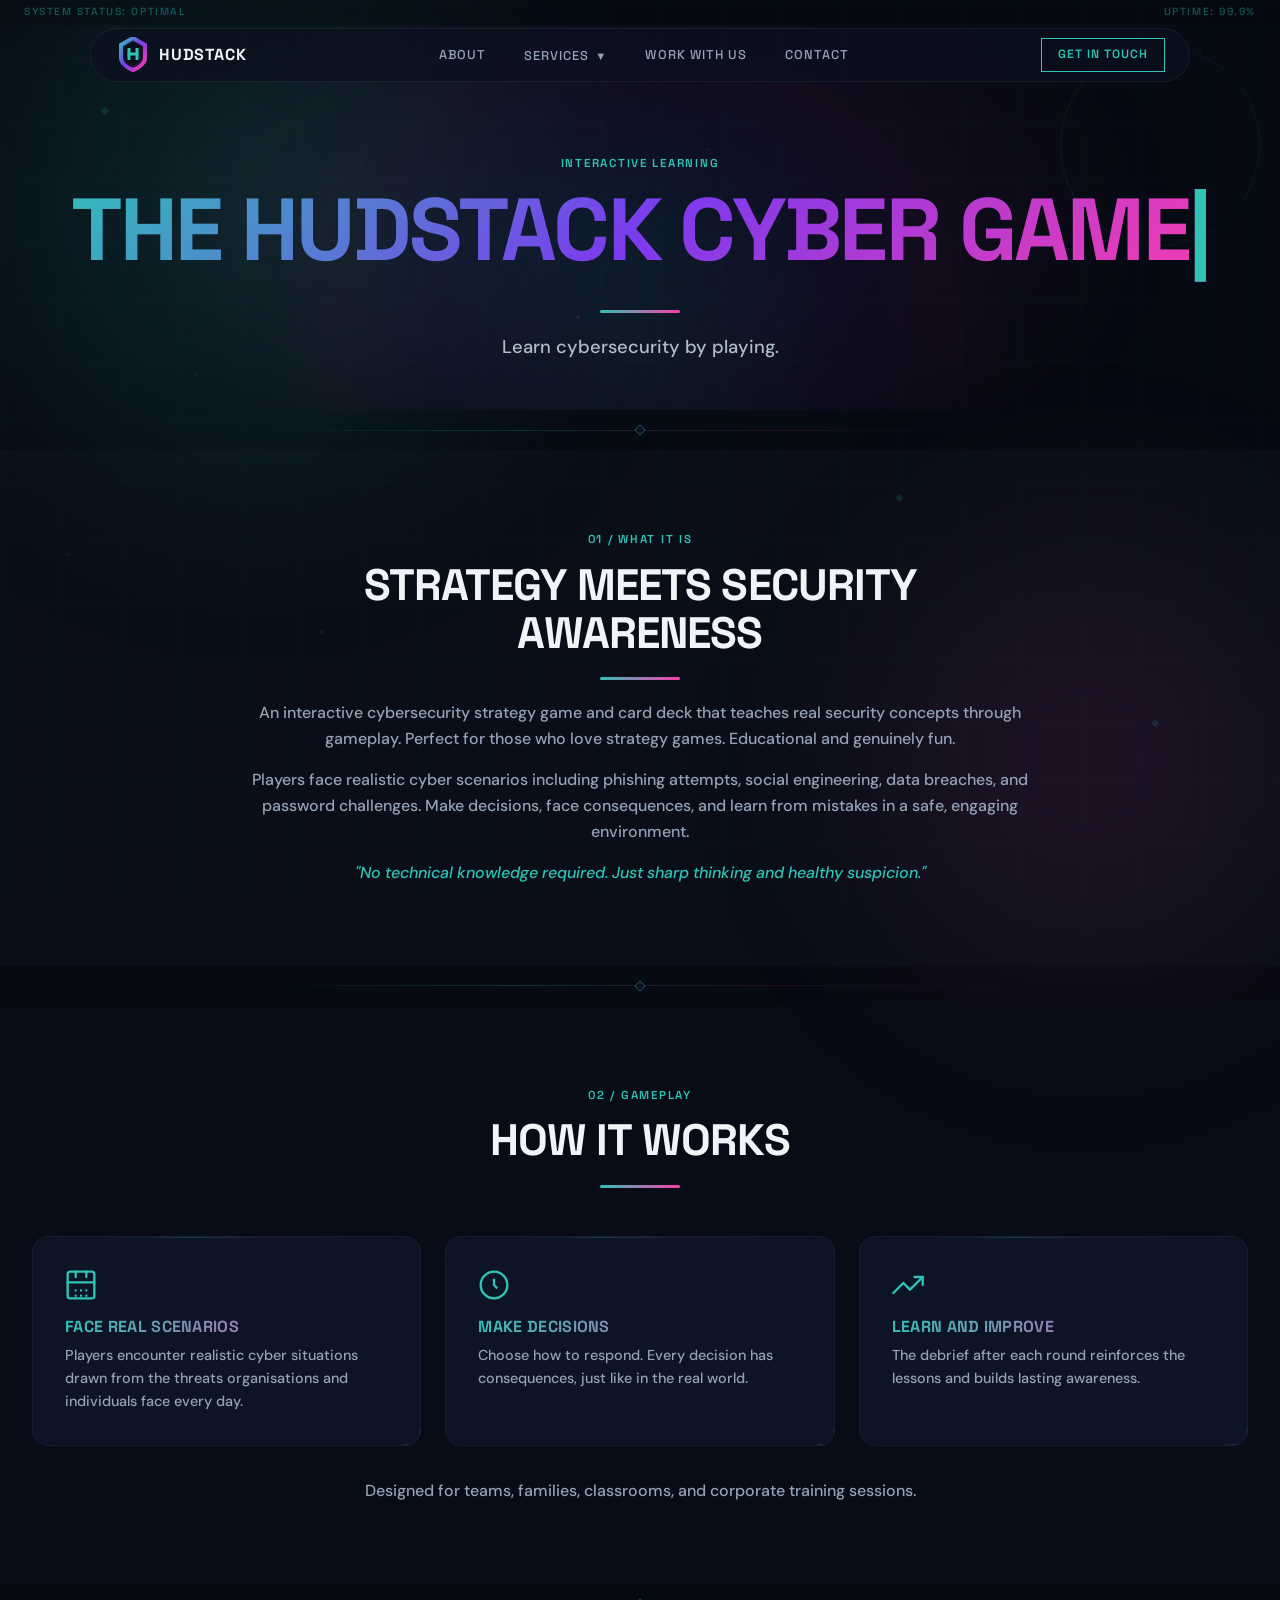
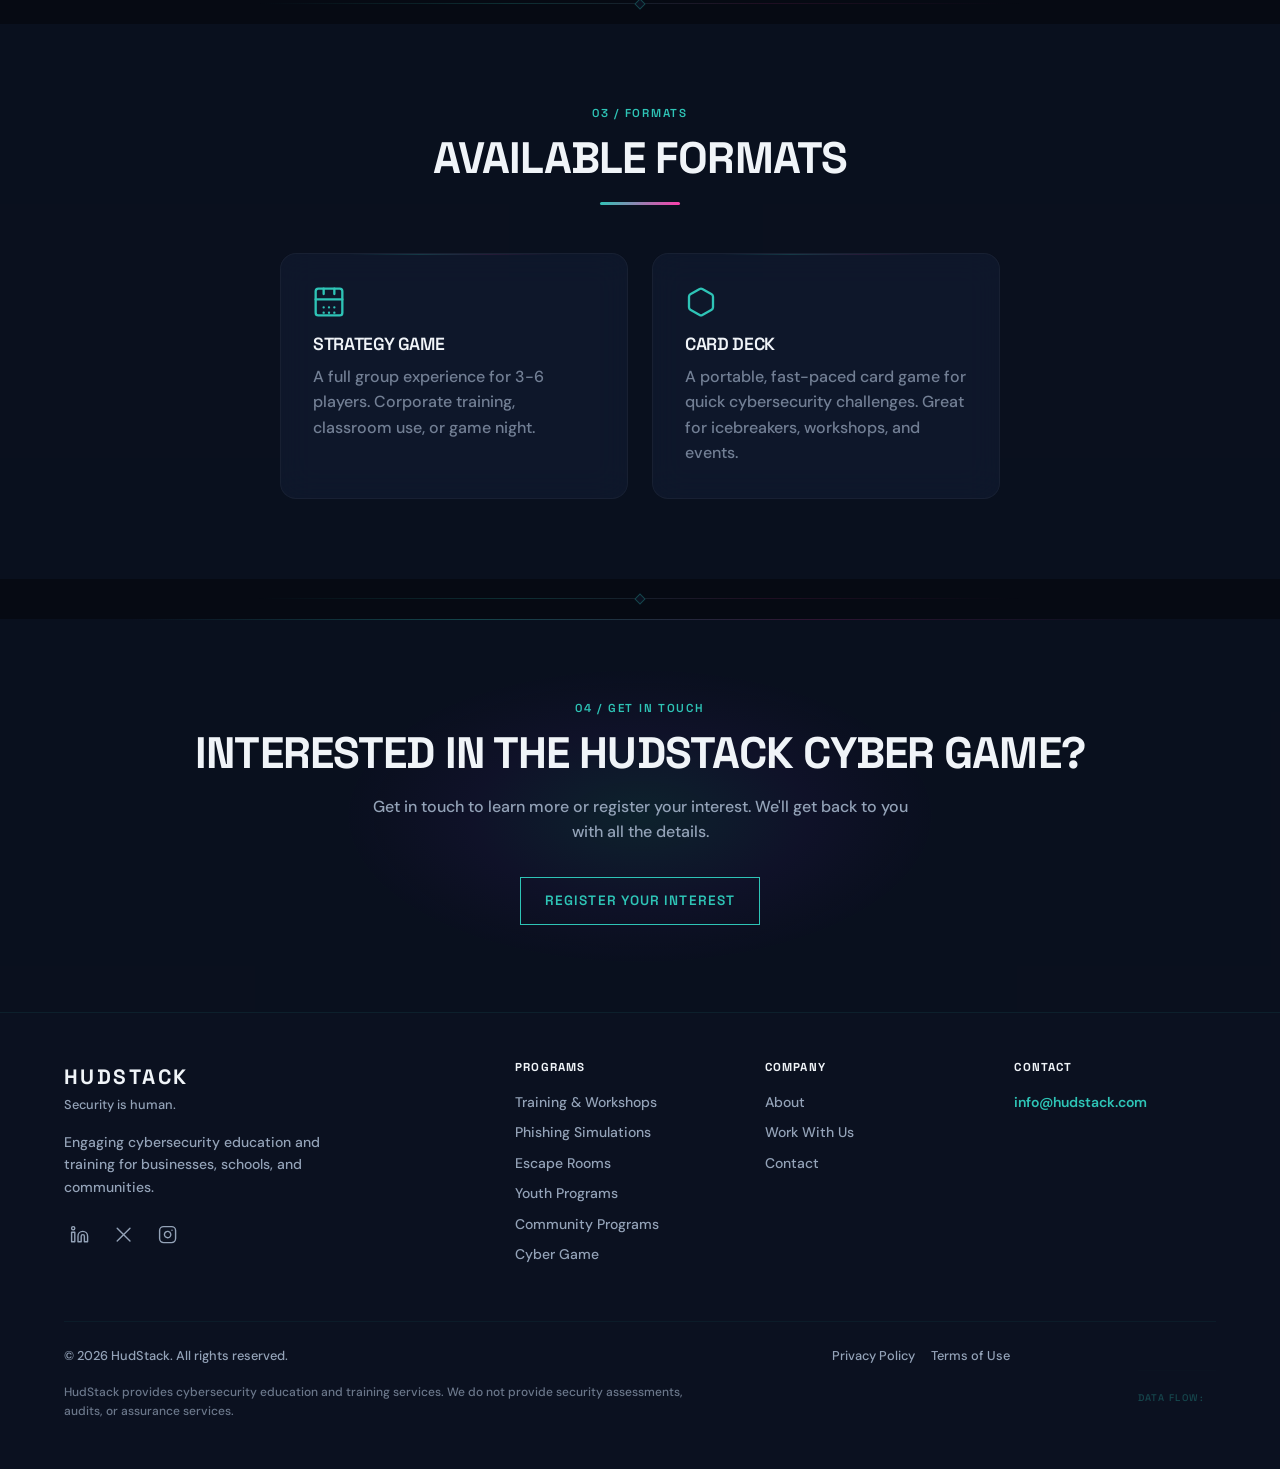
<file: cybergame.html>
<!DOCTYPE html>
<html lang="en">
<head>
  <meta charset="UTF-8" />
  <meta name="viewport" content="width=device-width, initial-scale=1.0" />
  <title>The HudStack Cyber Game — Learn Cybersecurity by Playing</title>
  <meta name="description" content="An interactive cybersecurity strategy game and card deck that teaches real security concepts through gameplay. For teams, families, and classrooms." />
  <link rel="preconnect" href="https://fonts.googleapis.com" />
  <link rel="preconnect" href="https://fonts.gstatic.com" crossorigin />
  <link href="https://fonts.googleapis.com/css2?family=Space+Grotesk:wght@500;600;700&family=DM+Sans:ital,opsz,wght@0,9..40,400;0,9..40,500;0,9..40,600;0,9..40,700;1,9..40,400&display=swap" rel="stylesheet" />
  <link rel="stylesheet" href="/css/styles.css" />
  <link rel="icon" type="image/svg+xml" href="/favicon.svg">
</head>
<body>
  <div class="gradient-blob-1" aria-hidden="true"></div>
  <div class="gradient-blob-2" aria-hidden="true"></div>
  <div class="particles" aria-hidden="true">
    <span class="particle p1"></span>
    <span class="particle p2"></span>
    <span class="particle p3"></span>
    <span class="particle p4"></span>
    <span class="particle p5"></span>
    <span class="particle p6"></span>
    <span class="particle p7"></span>
    <span class="particle p8"></span>
    <span class="particle p9"></span>
  </div>

  <!-- NAV -->
  <div class="status-bar" aria-hidden="true">
    <span class="status-left">SYSTEM STATUS: OPTIMAL</span>
    <span class="status-right">UPTIME: 99.9%</span>
  </div>
  <nav>
    <a href="/index.html" class="nav-logo">
      <img src="/img/hudstack-logo.svg" alt="HudStack" class="nav-logo-icon">
      <span class="nav-logo-text">HUDSTACK</span>
    </a>
    <div class="nav-links">
      <a href="/about.html" class="nav-link">About</a>
      <div class="nav-dropdown">
        <a href="#" class="nav-link">Services <span class="dropdown-arrow">&#9660;</span></a>
        <div class="dropdown-menu">
          <a href="/cyberawarenesstraining.html">Training &amp; Workshops</a>
          <a href="/phishingsimulation.html">Phishing Simulations</a>
          <a href="/cyberescaperoom.html">Escape Rooms</a>
          <a href="/youth.html">Youth Programs</a>
          <a href="/community.html">Seniors &amp; Community</a>
          <a href="/cybergame.html">Cyber Game</a>
        </div>
      </div>
      <a href="/workwithus.html" class="nav-link">Work With Us</a>
      <a href="/contact.html" class="nav-link">Contact</a>
    </div>
    <div class="nav-right">
      <a href="/contact.html" class="nav-btn">Get in Touch</a>
    </div>
    <button class="hamburger" aria-label="Menu">
      <span></span><span></span><span></span>
    </button>
  </nav>
  <div class="mobile-menu" id="mobileMenu">
    <div class="mobile-menu-content">
      <a href="/about.html">About</a>
      <a href="/cyberawarenesstraining.html">Training &amp; Workshops</a>
      <a href="/phishingsimulation.html">Phishing Simulations</a>
      <a href="/cyberescaperoom.html">Escape Rooms</a>
      <a href="/youth.html">Youth Programs</a>
      <a href="/community.html">Seniors &amp; Community</a>
      <a href="/cybergame.html">Cyber Game</a>
      <a href="/workwithus.html">Work With Us</a>
      <a href="/contact.html">Contact</a>
      <div class="mobile-menu-divider"></div>
      <a href="/contact.html" class="mobile-menu-cta">Get in Touch</a>
    </div>
  </div>

  <main>

    <!-- HERO -->
    <section class="hero-inner-page section-dark" aria-label="Cyber Game hero">
      <div class="hero-glow" aria-hidden="true"></div>
      <div class="hero-blob" aria-hidden="true"></div>
      <div class="container">
        <span class="section-label fade-in">Interactive learning</span>
        <h1 class="hero-headline" id="hero-heading" data-text="THE HUDSTACK CYBER GAME"></h1>
        <div class="accent-line fade-in" style="transition-delay:120ms" aria-hidden="true"></div>
        <p class="hero-sub fade-in" style="transition-delay:160ms">Learn cybersecurity by playing.</p>
      </div>
    </section>

    <div class="section-divider" aria-hidden="true"></div>

    <!-- WHAT IT IS -->
    <section class="section section-slate" aria-labelledby="what-heading">
      <div class="container">
        <div class="fade-in text-center" style="max-width:780px;margin-inline:auto">
          <span class="section-label">01 / What It Is</span>
          <h2 id="what-heading">Strategy meets security awareness</h2>
          <div class="accent-line" aria-hidden="true"></div>
          <p>
            An interactive cybersecurity strategy game and card deck that teaches real security concepts through gameplay. Perfect for those who love strategy games. Educational and genuinely fun.
          </p>
          <p>
            Players face realistic cyber scenarios including phishing attempts, social engineering, data breaches, and password challenges. Make decisions, face consequences, and learn from mistakes in a safe, engaging environment.
          </p>
          <p style="font-style:italic;color:var(--hs-teal)">
            "No technical knowledge required. Just sharp thinking and healthy suspicion."
          </p>
        </div>
      </div>
    </section>

    <div class="section-divider" aria-hidden="true"></div>

    <!-- HOW IT WORKS -->
    <section class="section section-dark" aria-labelledby="how-heading">
      <div class="container">
        <div class="text-center fade-in">
          <span class="section-label">02 / Gameplay</span>
          <h2 id="how-heading">How It Works</h2>
          <div class="accent-line centered" aria-hidden="true"></div>
        </div>
        <div class="grid grid-3 stagger" style="margin-top:3rem">
          <div class="card-glass">
            <div class="card-icon" aria-hidden="true">
              <svg xmlns="http://www.w3.org/2000/svg" viewBox="0 0 24 24" fill="none" stroke-width="1.75" stroke-linecap="round" stroke-linejoin="round">
                <rect x="2" y="2" width="20" height="20" rx="2" ry="2"/>
                <path d="M16 2v4M8 2v4M2 10h20M8 16h.01M12 16h.01M16 16h.01M8 20h.01M12 20h.01M16 20h.01"/>
              </svg>
            </div>
            <h3 class="card-title">Face real scenarios</h3>
            <p class="card-desc">Players encounter realistic cyber situations drawn from the threats organisations and individuals face every day.</p>
          </div>
          <div class="card-glass">
            <div class="card-icon" aria-hidden="true">
              <svg xmlns="http://www.w3.org/2000/svg" viewBox="0 0 24 24" fill="none" stroke-width="1.75" stroke-linecap="round" stroke-linejoin="round">
                <circle cx="12" cy="12" r="10"/>
                <polyline points="12 8 12 12 14 14"/>
              </svg>
            </div>
            <h3 class="card-title">Make decisions</h3>
            <p class="card-desc">Choose how to respond. Every decision has consequences, just like in the real world.</p>
          </div>
          <div class="card-glass">
            <div class="card-icon" aria-hidden="true">
              <svg xmlns="http://www.w3.org/2000/svg" viewBox="0 0 24 24" fill="none" stroke-width="1.75" stroke-linecap="round" stroke-linejoin="round">
                <polyline points="23 6 13.5 15.5 8.5 10.5 1 18"/>
                <polyline points="17 6 23 6 23 12"/>
              </svg>
            </div>
            <h3 class="card-title">Learn and improve</h3>
            <p class="card-desc">The debrief after each round reinforces the lessons and builds lasting awareness.</p>
          </div>
        </div>
        <p class="fade-in" style="margin-top:2rem;text-align:center;max-width:640px;margin-inline:auto">
          Designed for teams, families, classrooms, and corporate training sessions.
        </p>
      </div>
    </section>

    <div class="section-divider" aria-hidden="true"></div>

    <!-- AVAILABLE FORMATS -->
    <section class="section section-light" aria-labelledby="formats-heading">
      <div class="container">
        <div class="text-center fade-in">
          <span class="section-label" style="color:var(--hs-teal)">03 / Formats</span>
          <h2 id="formats-heading" style="color:var(--hs-dark-text)">Available Formats</h2>
          <div class="accent-line centered" aria-hidden="true"></div>
        </div>
        <div class="grid grid-2 stagger" style="margin-top:3rem;max-width:720px;margin-inline:auto">
          <div class="card-light">
            <div class="card-icon" aria-hidden="true">
              <svg xmlns="http://www.w3.org/2000/svg" viewBox="0 0 24 24" fill="none" stroke-width="1.75" stroke-linecap="round" stroke-linejoin="round">
                <rect x="2" y="2" width="20" height="20" rx="2" ry="2"/>
                <path d="M16 2v4M8 2v4M2 10h20M8 16h.01M12 16h.01M16 16h.01M8 20h.01M12 20h.01M16 20h.01"/>
              </svg>
            </div>
            <h3 style="color:var(--hs-dark-text);font-size:1.1rem;margin-bottom:.5rem">Strategy Game</h3>
            <p style="color:var(--hs-dark-text);opacity:.75;margin:0">A full group experience for 3-6 players. Corporate training, classroom use, or game night.</p>
          </div>
          <div class="card-light">
            <div class="card-icon" aria-hidden="true">
              <svg xmlns="http://www.w3.org/2000/svg" viewBox="0 0 24 24" fill="none" stroke-width="1.75" stroke-linecap="round" stroke-linejoin="round">
                <path d="M21 16V8a2 2 0 0 0-1-1.73l-7-4a2 2 0 0 0-2 0l-7 4A2 2 0 0 0 3 8v8a2 2 0 0 0 1 1.73l7 4a2 2 0 0 0 2 0l7-4A2 2 0 0 0 21 16z"/>
              </svg>
            </div>
            <h3 style="color:var(--hs-dark-text);font-size:1.1rem;margin-bottom:.5rem">Card Deck</h3>
            <p style="color:var(--hs-dark-text);opacity:.75;margin:0">A portable, fast-paced card game for quick cybersecurity challenges. Great for icebreakers, workshops, and events.</p>
          </div>
        </div>
      </div>
    </section>

    <div class="section-divider" aria-hidden="true"></div>

    <!-- CTA -->
    <section class="cta-section" aria-labelledby="cta-heading">
      <div class="container">
        <span class="section-label">04 / Get In Touch</span>
        <h2 id="cta-heading">Interested in the HudStack Cyber Game?</h2>
        <p>Get in touch to learn more or register your interest. We'll get back to you with all the details.</p>
        <a href="/contact.html" class="btn-primary">Register Your Interest</a>
      </div>
    </section>

  </main>

  <!-- FOOTER -->
  <footer class="footer" role="contentinfo">
    <div class="container">
      <div class="footer-grid">
        <div>
          <div class="footer-logo-name">HudStack</div>
          <div class="footer-logo-tag">Security is human.</div>
          <p class="footer-desc">Engaging cybersecurity education and training for businesses, schools, and communities.</p>
          <div class="footer-social" aria-label="Social media links">
            <a href="#" aria-label="LinkedIn"><svg xmlns="http://www.w3.org/2000/svg" viewBox="0 0 24 24" fill="none" stroke-width="1.75" stroke-linecap="round" stroke-linejoin="round" aria-hidden="true"><path d="M16 8a6 6 0 0 1 6 6v7h-4v-7a2 2 0 0 0-2-2 2 2 0 0 0-2 2v7h-4v-7a6 6 0 0 1 6-6z"/><rect x="2" y="9" width="4" height="12"/><circle cx="4" cy="4" r="2"/></svg></a>
            <a href="#" aria-label="Twitter / X"><svg xmlns="http://www.w3.org/2000/svg" viewBox="0 0 24 24" fill="none" stroke-width="1.75" stroke-linecap="round" stroke-linejoin="round" aria-hidden="true"><path d="M4 4l16 16M4 20 20 4"/></svg></a>
            <a href="#" aria-label="Instagram"><svg xmlns="http://www.w3.org/2000/svg" viewBox="0 0 24 24" fill="none" stroke-width="1.75" stroke-linecap="round" stroke-linejoin="round" aria-hidden="true"><rect x="2" y="2" width="20" height="20" rx="5" ry="5"/><path d="M16 11.37A4 4 0 1 1 12.63 8 4 4 0 0 1 16 11.37z"/><line x1="17.5" y1="6.5" x2="17.51" y2="6.5"/></svg></a>
          </div>
        </div>
        <div>
          <h3 class="footer-col-title">Programs</h3>
          <a href="/cyberawarenesstraining.html" class="footer-link">Training &amp; Workshops</a>
          <a href="/phishingsimulation.html" class="footer-link">Phishing Simulations</a>
          <a href="/cyberescaperoom.html" class="footer-link">Escape Rooms</a>
          <a href="/youth.html" class="footer-link">Youth Programs</a>
          <a href="/community.html" class="footer-link">Community Programs</a>
          <a href="/cybergame.html" class="footer-link">Cyber Game</a>
        </div>
        <div>
          <h3 class="footer-col-title">Company</h3>
          <a href="/about.html" class="footer-link">About</a>
          <a href="/workwithus.html" class="footer-link">Work With Us</a>
          <a href="/contact.html" class="footer-link">Contact</a>
        </div>
        <div>
          <h3 class="footer-col-title">Contact</h3>
          <a href="mailto:info@hudstack.com" class="footer-link teal-link">info@hudstack.com</a>
        </div>
      </div>
      <div class="footer-bottom">
        <div>
          <p class="footer-copy">&copy; 2026 HudStack. All rights reserved.</p>
          <p class="footer-disclaimer">HudStack provides cybersecurity education and training services. We do not provide security assessments, audits, or assurance services.</p>
        </div>
        <div class="footer-legal-links">
          <a href="/privacy.html">Privacy Policy</a>
          <a href="/terms.html">Terms of Use</a>
        </div>
      <div class="data-flow" aria-hidden="true">
        <span class="data-label">DATA FLOW:</span>
        <div class="data-line"><div class="data-pulse"></div></div>
      </div>
      </div>
    </div>
  </footer>

  <script src="/js/main.js"></script>
</body>
</html>
</file>
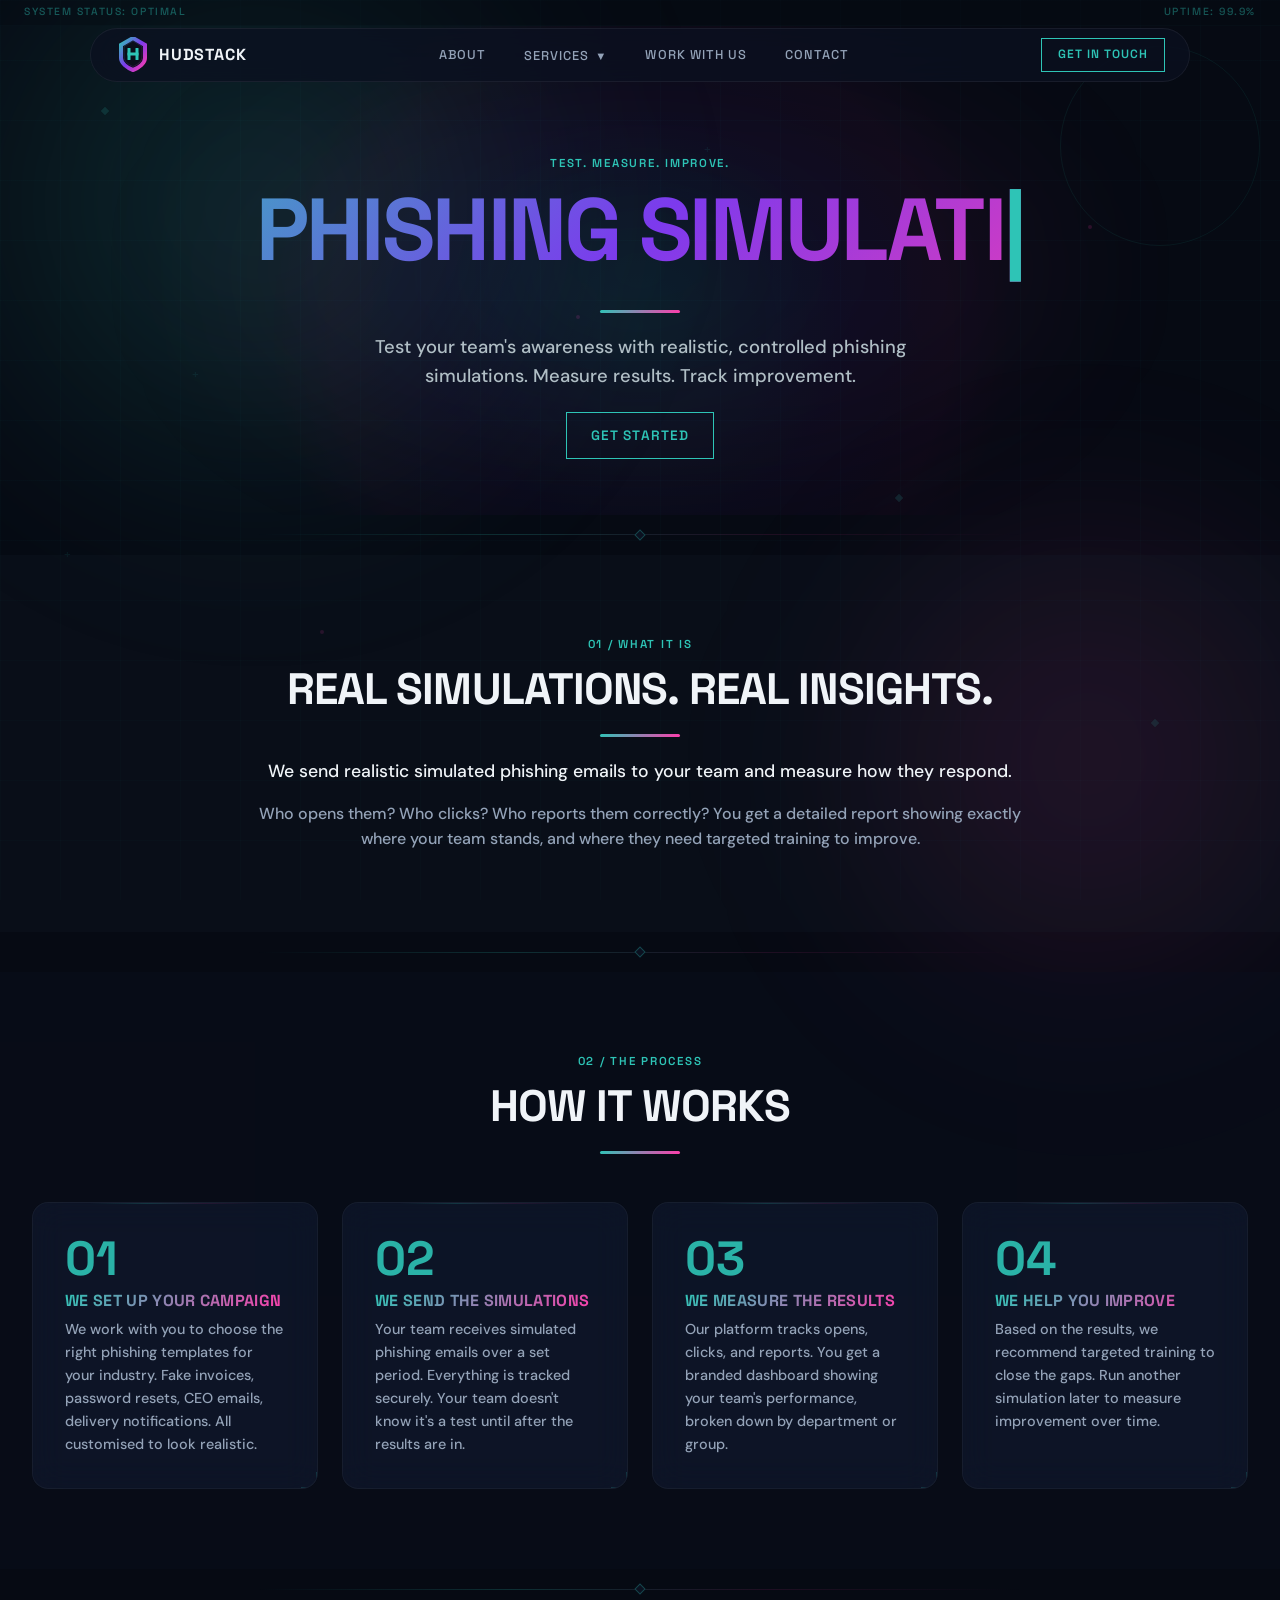
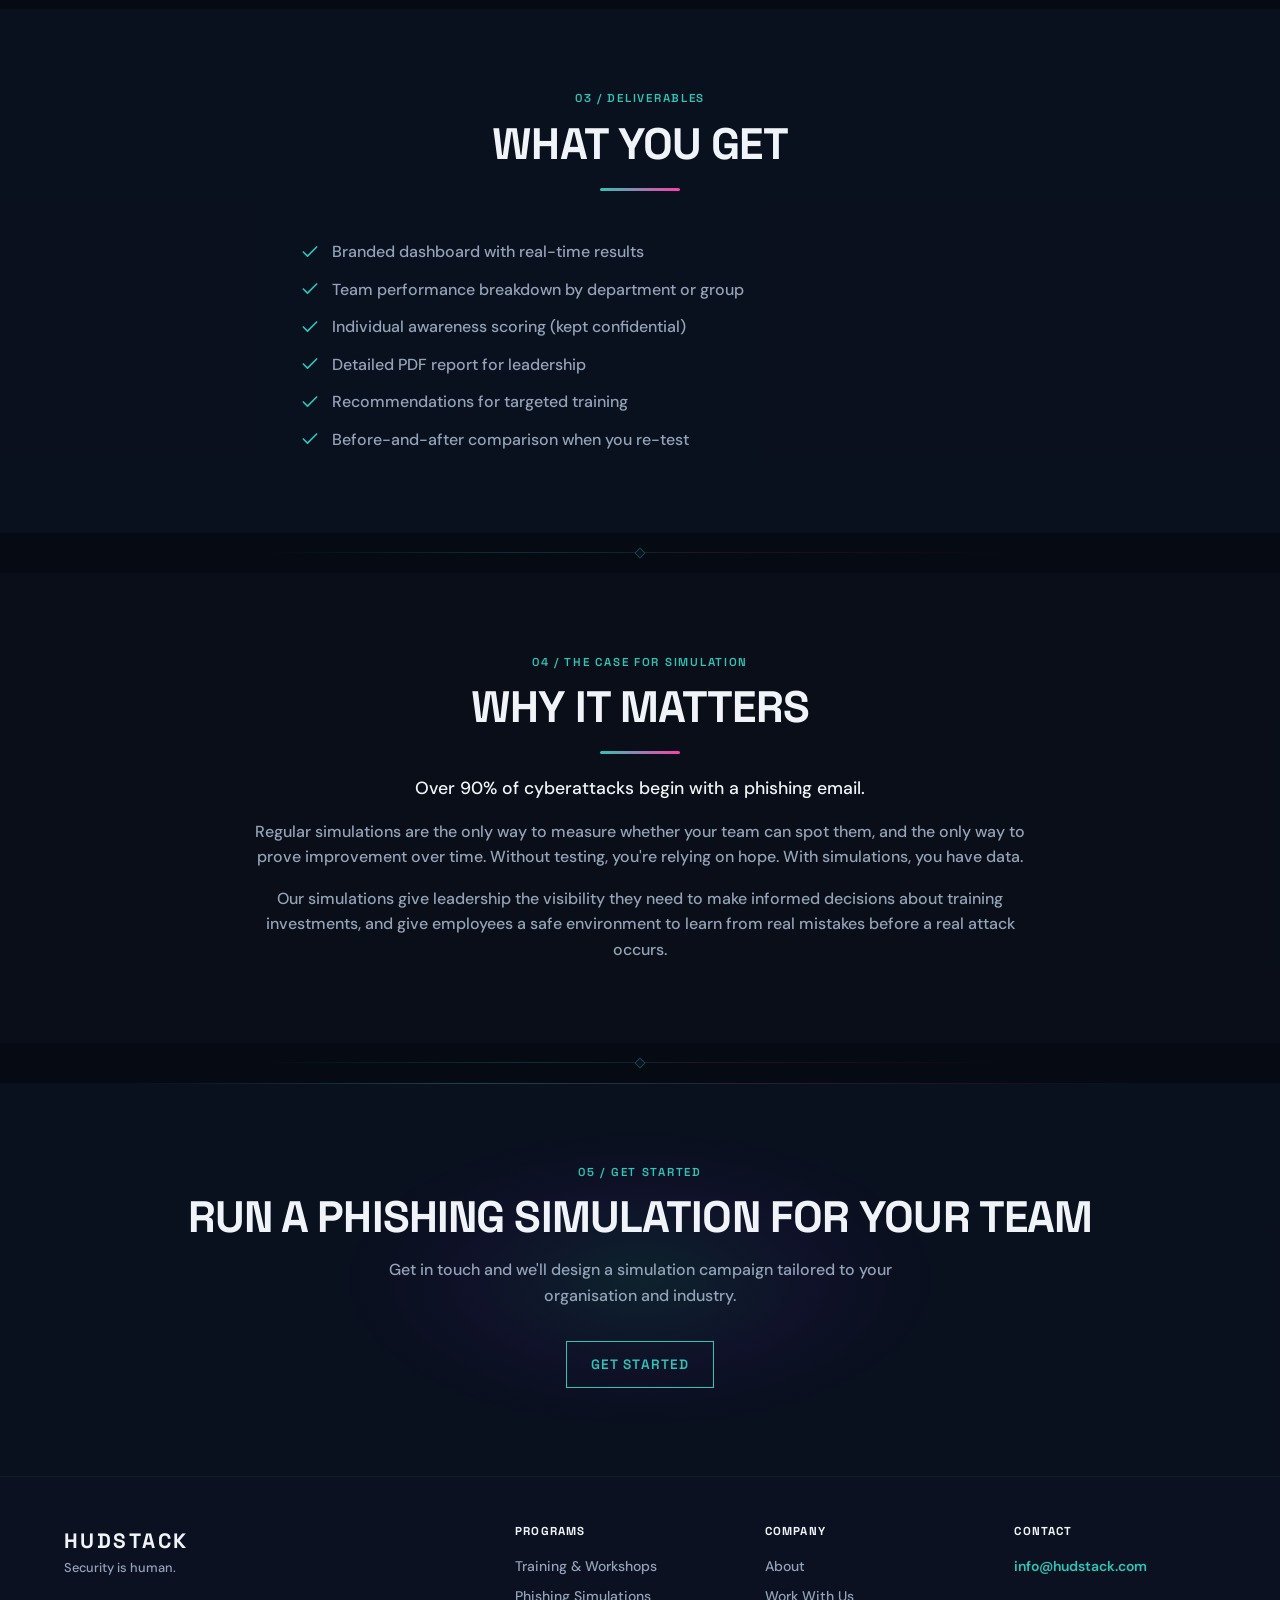
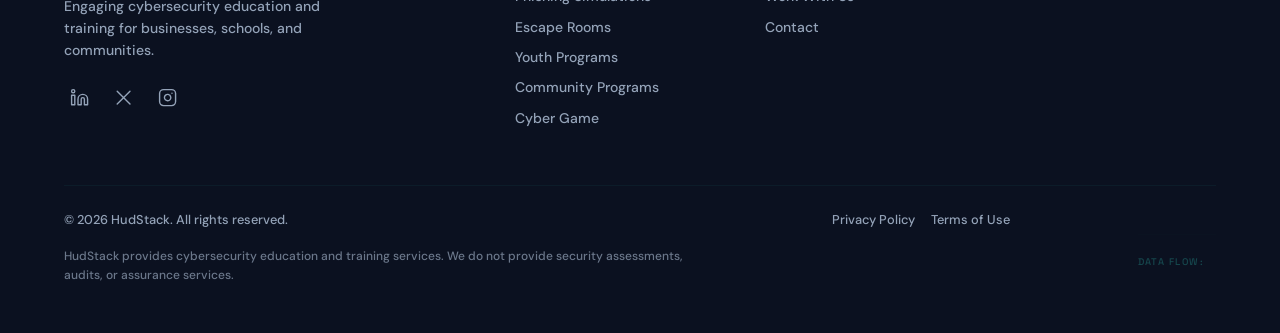
<file: phishingsimulation.html>
<!DOCTYPE html>
<html lang="en">
<head>
  <meta charset="UTF-8" />
  <meta name="viewport" content="width=device-width, initial-scale=1.0" />
  <title>Phishing Simulations — HudStack</title>
  <meta name="description" content="Realistic, controlled phishing simulations for your team. Measure awareness, track improvement, and get a detailed results dashboard." />
  <link rel="preconnect" href="https://fonts.googleapis.com" />
  <link rel="preconnect" href="https://fonts.gstatic.com" crossorigin />
  <link href="https://fonts.googleapis.com/css2?family=Space+Grotesk:wght@500;600;700&family=DM+Sans:ital,opsz,wght@0,9..40,400;0,9..40,500;0,9..40,600;0,9..40,700;1,9..40,400&display=swap" rel="stylesheet" />
  <link rel="stylesheet" href="/css/styles.css" />
  <link rel="icon" type="image/svg+xml" href="/favicon.svg">
</head>
<body>
  <div class="gradient-blob-1" aria-hidden="true"></div>
  <div class="gradient-blob-2" aria-hidden="true"></div>
  <div class="particles" aria-hidden="true">
    <span class="particle p1"></span>
    <span class="particle p2"></span>
    <span class="particle p3"></span>
    <span class="particle p4"></span>
    <span class="particle p5"></span>
    <span class="particle p6"></span>
    <span class="particle p7"></span>
    <span class="particle p8"></span>
    <span class="particle p9"></span>
  </div>

  <!-- NAV -->
  <div class="status-bar" aria-hidden="true">
    <span class="status-left">SYSTEM STATUS: OPTIMAL</span>
    <span class="status-right">UPTIME: 99.9%</span>
  </div>
  <nav>
    <a href="/index.html" class="nav-logo">
      <img src="/img/hudstack-logo.svg" alt="HudStack" class="nav-logo-icon">
      <span class="nav-logo-text">HUDSTACK</span>
    </a>
    <div class="nav-links">
      <a href="/about.html" class="nav-link">About</a>
      <div class="nav-dropdown">
        <a href="#" class="nav-link">Services <span class="dropdown-arrow">&#9660;</span></a>
        <div class="dropdown-menu">
          <a href="/cyberawarenesstraining.html">Training &amp; Workshops</a>
          <a href="/phishingsimulation.html">Phishing Simulations</a>
          <a href="/cyberescaperoom.html">Escape Rooms</a>
          <a href="/youth.html">Youth Programs</a>
          <a href="/community.html">Seniors &amp; Community</a>
          <a href="/cybergame.html">Cyber Game</a>
        </div>
      </div>
      <a href="/workwithus.html" class="nav-link">Work With Us</a>
      <a href="/contact.html" class="nav-link">Contact</a>
    </div>
    <div class="nav-right">
      <a href="/contact.html" class="nav-btn">Get in Touch</a>
    </div>
    <button class="hamburger" aria-label="Menu">
      <span></span><span></span><span></span>
    </button>
  </nav>
  <div class="mobile-menu" id="mobileMenu">
    <div class="mobile-menu-content">
      <a href="/about.html">About</a>
      <a href="/cyberawarenesstraining.html">Training &amp; Workshops</a>
      <a href="/phishingsimulation.html">Phishing Simulations</a>
      <a href="/cyberescaperoom.html">Escape Rooms</a>
      <a href="/youth.html">Youth Programs</a>
      <a href="/community.html">Seniors &amp; Community</a>
      <a href="/cybergame.html">Cyber Game</a>
      <a href="/workwithus.html">Work With Us</a>
      <a href="/contact.html">Contact</a>
      <div class="mobile-menu-divider"></div>
      <a href="/contact.html" class="mobile-menu-cta">Get in Touch</a>
    </div>
  </div>

  <main>

    <!-- HERO -->
    <section class="hero-inner-page section-dark" aria-label="Phishing simulations hero">
      <div class="hero-glow" aria-hidden="true"></div>
      <div class="hero-blob" aria-hidden="true"></div>
      <div class="container">
        <span class="section-label fade-in">Test. Measure. Improve.</span>
        <h1 class="hero-headline" id="hero-heading" data-text="PHISHING SIMULATIONS"></h1>
        <div class="accent-line fade-in" style="transition-delay:120ms" aria-hidden="true"></div>
        <p class="hero-sub fade-in" style="transition-delay:160ms">
          Test your team's awareness with realistic, controlled phishing simulations. Measure results. Track improvement.
        </p>
        <div class="fade-in" style="transition-delay:220ms">
          <a href="/contact.html" class="btn-primary">Get Started</a>
        </div>
      </div>
    </section>

    <div class="section-divider" aria-hidden="true"></div>

    <!-- WHAT IT IS -->
    <section class="section section-slate" aria-labelledby="what-heading">
      <div class="container">
        <div class="fade-in text-center" style="max-width:780px;margin-inline:auto">
          <span class="section-label">01 / What It Is</span>
          <h2 id="what-heading">Real simulations. Real insights.</h2>
          <div class="accent-line" aria-hidden="true"></div>
          <p style="font-size:1.1rem;color:var(--hs-white)">
            We send realistic simulated phishing emails to your team and measure how they respond.
          </p>
          <p>
            Who opens them? Who clicks? Who reports them correctly? You get a detailed report showing exactly where your team stands, and where they need targeted training to improve.
          </p>
        </div>
      </div>
    </section>

    <div class="section-divider" aria-hidden="true"></div>

    <!-- HOW IT WORKS -->
    <section class="section section-dark" aria-labelledby="how-heading">
      <div class="container">
        <div class="text-center fade-in">
          <span class="section-label">02 / The Process</span>
          <h2 id="how-heading">How It Works</h2>
          <div class="accent-line centered" aria-hidden="true"></div>
        </div>
        <div class="steps-grid stagger" style="margin-top:3rem">
          <div class="card-glass">
            <div class="step-number">01</div>
            <h3 class="card-title">We set up your campaign</h3>
            <p class="card-desc">We work with you to choose the right phishing templates for your industry. Fake invoices, password resets, CEO emails, delivery notifications. All customised to look realistic.</p>
          </div>
          <div class="card-glass">
            <div class="step-number">02</div>
            <h3 class="card-title">We send the simulations</h3>
            <p class="card-desc">Your team receives simulated phishing emails over a set period. Everything is tracked securely. Your team doesn't know it's a test until after the results are in.</p>
          </div>
          <div class="card-glass">
            <div class="step-number">03</div>
            <h3 class="card-title">We measure the results</h3>
            <p class="card-desc">Our platform tracks opens, clicks, and reports. You get a branded dashboard showing your team's performance, broken down by department or group.</p>
          </div>
          <div class="card-glass">
            <div class="step-number">04</div>
            <h3 class="card-title">We help you improve</h3>
            <p class="card-desc">Based on the results, we recommend targeted training to close the gaps. Run another simulation later to measure improvement over time.</p>
          </div>
        </div>
      </div>
    </section>

    <div class="section-divider" aria-hidden="true"></div>

    <!-- WHAT YOU GET -->
    <section class="section section-light" aria-labelledby="get-heading">
      <div class="container">
        <div class="text-center fade-in">
          <span class="section-label" style="color:var(--hs-teal)">03 / Deliverables</span>
          <h2 id="get-heading" style="color:var(--hs-dark-text)">What You Get</h2>
          <div class="accent-line centered" aria-hidden="true"></div>
        </div>
        <ul class="icon-list stagger" style="margin-top:3rem;max-width:680px;margin-inline:auto" aria-label="Deliverables included">
          <li class="icon-list-item" style="color:var(--hs-dark-text)">
            <svg xmlns="http://www.w3.org/2000/svg" viewBox="0 0 24 24" fill="none" stroke-width="2" stroke-linecap="round" stroke-linejoin="round" aria-hidden="true"><polyline points="20 6 9 17 4 12"/></svg>
            Branded dashboard with real-time results
          </li>
          <li class="icon-list-item" style="color:var(--hs-dark-text)">
            <svg xmlns="http://www.w3.org/2000/svg" viewBox="0 0 24 24" fill="none" stroke-width="2" stroke-linecap="round" stroke-linejoin="round" aria-hidden="true"><polyline points="20 6 9 17 4 12"/></svg>
            Team performance breakdown by department or group
          </li>
          <li class="icon-list-item" style="color:var(--hs-dark-text)">
            <svg xmlns="http://www.w3.org/2000/svg" viewBox="0 0 24 24" fill="none" stroke-width="2" stroke-linecap="round" stroke-linejoin="round" aria-hidden="true"><polyline points="20 6 9 17 4 12"/></svg>
            Individual awareness scoring (kept confidential)
          </li>
          <li class="icon-list-item" style="color:var(--hs-dark-text)">
            <svg xmlns="http://www.w3.org/2000/svg" viewBox="0 0 24 24" fill="none" stroke-width="2" stroke-linecap="round" stroke-linejoin="round" aria-hidden="true"><polyline points="20 6 9 17 4 12"/></svg>
            Detailed PDF report for leadership
          </li>
          <li class="icon-list-item" style="color:var(--hs-dark-text)">
            <svg xmlns="http://www.w3.org/2000/svg" viewBox="0 0 24 24" fill="none" stroke-width="2" stroke-linecap="round" stroke-linejoin="round" aria-hidden="true"><polyline points="20 6 9 17 4 12"/></svg>
            Recommendations for targeted training
          </li>
          <li class="icon-list-item" style="color:var(--hs-dark-text)">
            <svg xmlns="http://www.w3.org/2000/svg" viewBox="0 0 24 24" fill="none" stroke-width="2" stroke-linecap="round" stroke-linejoin="round" aria-hidden="true"><polyline points="20 6 9 17 4 12"/></svg>
            Before-and-after comparison when you re-test
          </li>
        </ul>
      </div>
    </section>

    <div class="section-divider" aria-hidden="true"></div>

    <!-- WHY IT MATTERS -->
    <section class="section section-slate" aria-labelledby="why-heading">
      <div class="container">
        <div class="fade-in text-center" style="max-width:780px;margin-inline:auto">
          <span class="section-label">04 / The Case For Simulation</span>
          <h2 id="why-heading">Why It Matters</h2>
          <div class="accent-line" aria-hidden="true"></div>
          <p style="font-size:1.1rem;color:var(--hs-white)">
            Over 90% of cyberattacks begin with a phishing email.
          </p>
          <p>
            Regular simulations are the only way to measure whether your team can spot them, and the only way to prove improvement over time. Without testing, you're relying on hope. With simulations, you have data.
          </p>
          <p>
            Our simulations give leadership the visibility they need to make informed decisions about training investments, and give employees a safe environment to learn from real mistakes before a real attack occurs.
          </p>
        </div>
      </div>
    </section>

    <div class="section-divider" aria-hidden="true"></div>

    <!-- CTA -->
    <section class="cta-section" aria-labelledby="cta-heading">
      <div class="container">
        <span class="section-label">05 / Get Started</span>
        <h2 id="cta-heading">Run a Phishing Simulation for Your Team</h2>
        <p>Get in touch and we'll design a simulation campaign tailored to your organisation and industry.</p>
        <a href="/contact.html" class="btn-primary">Get Started</a>
      </div>
    </section>

  </main>

  <!-- FOOTER -->
  <footer class="footer" role="contentinfo">
    <div class="container">
      <div class="footer-grid">
        <div>
          <div class="footer-logo-name">HudStack</div>
          <div class="footer-logo-tag">Security is human.</div>
          <p class="footer-desc">Engaging cybersecurity education and training for businesses, schools, and communities.</p>
          <div class="footer-social" aria-label="Social media links">
            <a href="#" aria-label="LinkedIn"><svg xmlns="http://www.w3.org/2000/svg" viewBox="0 0 24 24" fill="none" stroke-width="1.75" stroke-linecap="round" stroke-linejoin="round" aria-hidden="true"><path d="M16 8a6 6 0 0 1 6 6v7h-4v-7a2 2 0 0 0-2-2 2 2 0 0 0-2 2v7h-4v-7a6 6 0 0 1 6-6z"/><rect x="2" y="9" width="4" height="12"/><circle cx="4" cy="4" r="2"/></svg></a>
            <a href="#" aria-label="Twitter / X"><svg xmlns="http://www.w3.org/2000/svg" viewBox="0 0 24 24" fill="none" stroke-width="1.75" stroke-linecap="round" stroke-linejoin="round" aria-hidden="true"><path d="M4 4l16 16M4 20 20 4"/></svg></a>
            <a href="#" aria-label="Instagram"><svg xmlns="http://www.w3.org/2000/svg" viewBox="0 0 24 24" fill="none" stroke-width="1.75" stroke-linecap="round" stroke-linejoin="round" aria-hidden="true"><rect x="2" y="2" width="20" height="20" rx="5" ry="5"/><path d="M16 11.37A4 4 0 1 1 12.63 8 4 4 0 0 1 16 11.37z"/><line x1="17.5" y1="6.5" x2="17.51" y2="6.5"/></svg></a>
          </div>
        </div>
        <div>
          <h3 class="footer-col-title">Programs</h3>
          <a href="/cyberawarenesstraining.html" class="footer-link">Training &amp; Workshops</a>
          <a href="/phishingsimulation.html" class="footer-link">Phishing Simulations</a>
          <a href="/cyberescaperoom.html" class="footer-link">Escape Rooms</a>
          <a href="/youth.html" class="footer-link">Youth Programs</a>
          <a href="/community.html" class="footer-link">Community Programs</a>
          <a href="/cybergame.html" class="footer-link">Cyber Game</a>
        </div>
        <div>
          <h3 class="footer-col-title">Company</h3>
          <a href="/about.html" class="footer-link">About</a>
          <a href="/workwithus.html" class="footer-link">Work With Us</a>
          <a href="/contact.html" class="footer-link">Contact</a>
        </div>
        <div>
          <h3 class="footer-col-title">Contact</h3>
          <a href="mailto:info@hudstack.com" class="footer-link teal-link">info@hudstack.com</a>
        </div>
      </div>
      <div class="footer-bottom">
        <div>
          <p class="footer-copy">&copy; 2026 HudStack. All rights reserved.</p>
          <p class="footer-disclaimer">HudStack provides cybersecurity education and training services. We do not provide security assessments, audits, or assurance services.</p>
        </div>
        <div class="footer-legal-links">
          <a href="/privacy.html">Privacy Policy</a>
          <a href="/terms.html">Terms of Use</a>
        </div>
      <div class="data-flow" aria-hidden="true">
        <span class="data-label">DATA FLOW:</span>
        <div class="data-line"><div class="data-pulse"></div></div>
      </div>
      </div>
    </div>
  </footer>

  <script src="/js/main.js"></script>
</body>
</html>
</file>
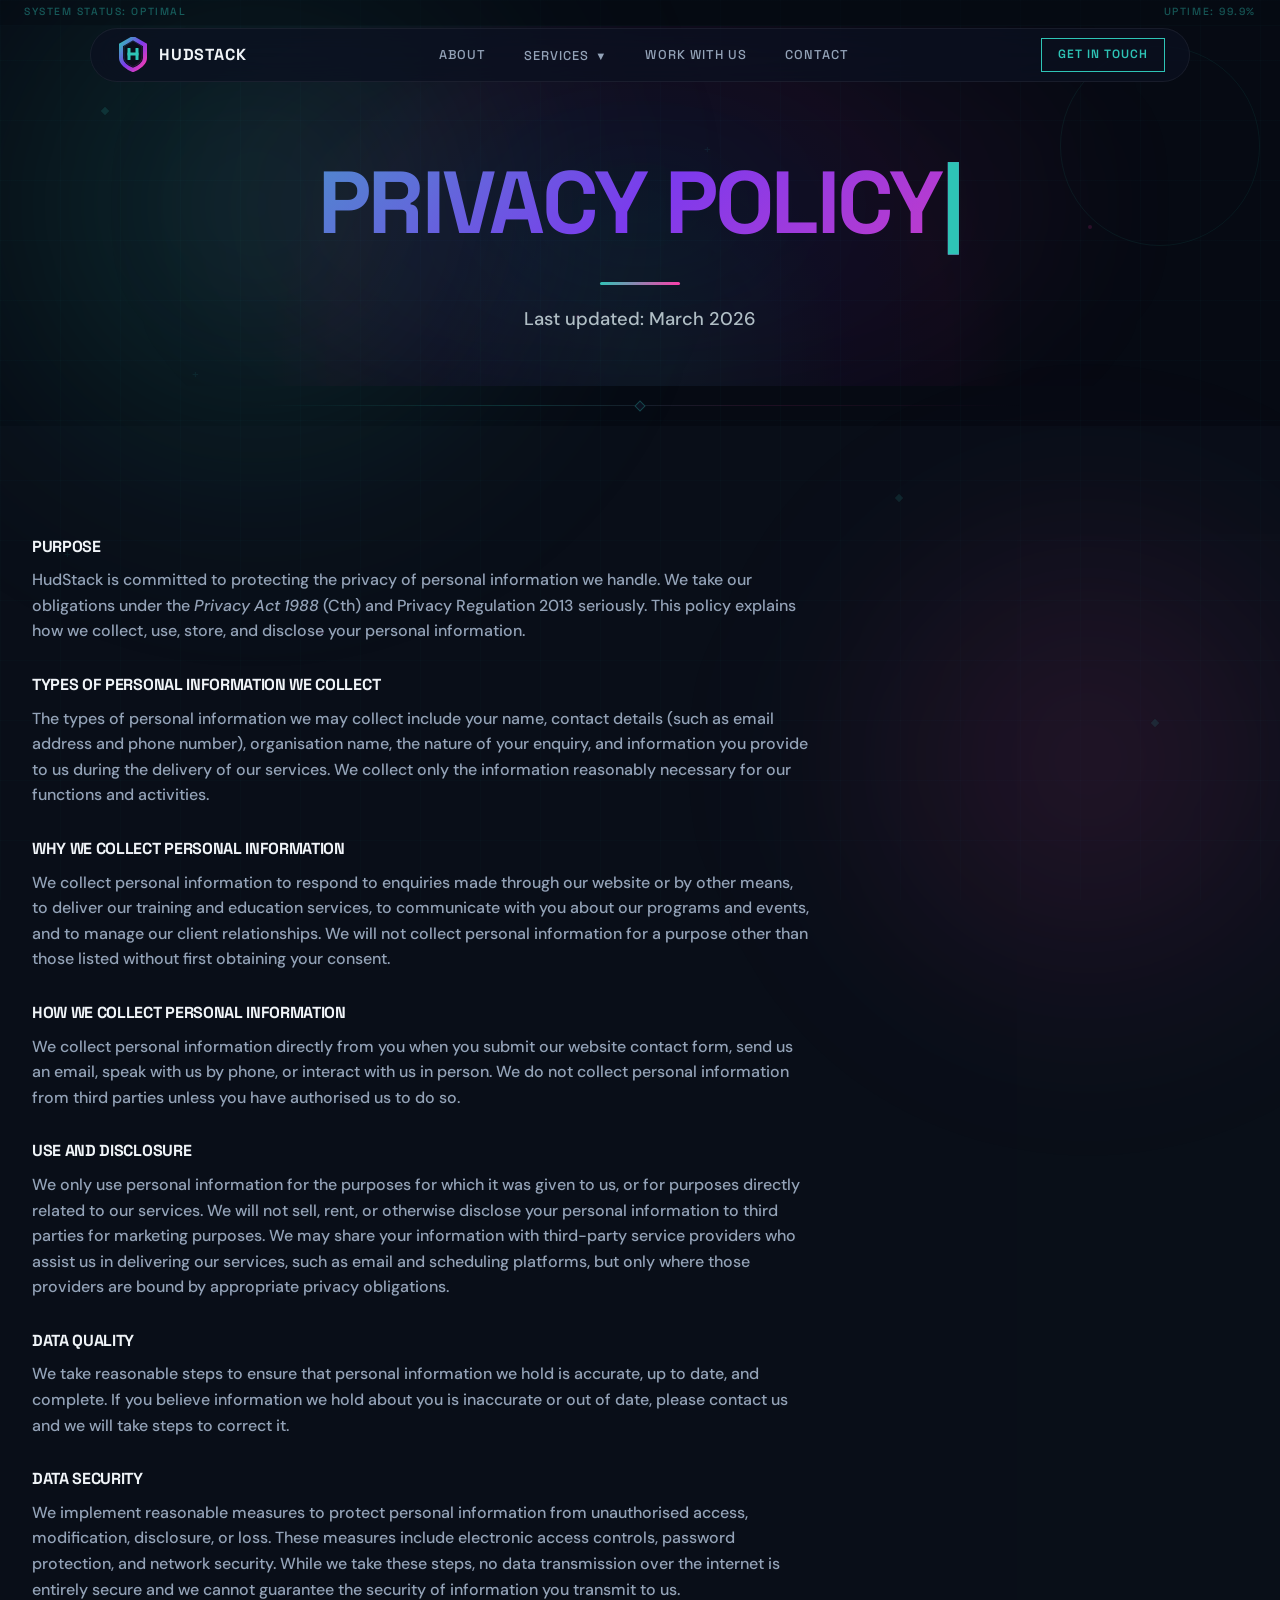
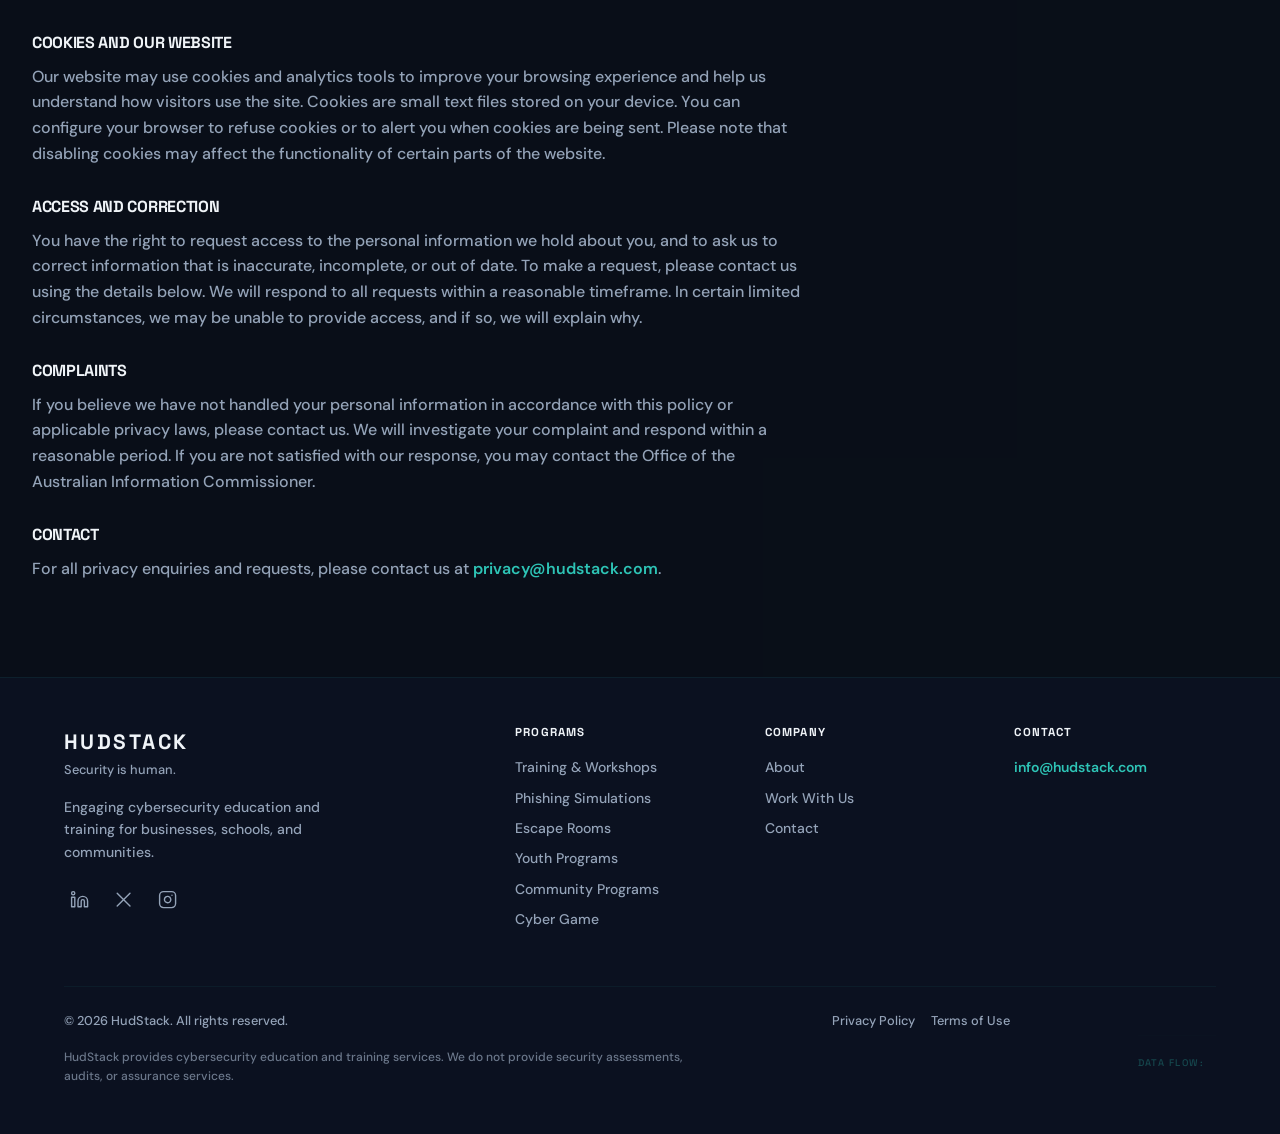
<file: privacy.html>
<!DOCTYPE html>
<html lang="en">
<head>
  <meta charset="UTF-8" />
  <meta name="viewport" content="width=device-width, initial-scale=1.0" />
  <title>Privacy Policy — HudStack</title>
  <meta name="description" content="HudStack's privacy policy. We are committed to protecting your personal information." />
  <link rel="preconnect" href="https://fonts.googleapis.com" />
  <link rel="preconnect" href="https://fonts.gstatic.com" crossorigin />
  <link href="https://fonts.googleapis.com/css2?family=Space+Grotesk:wght@500;600;700&family=DM+Sans:ital,opsz,wght@0,9..40,400;0,9..40,500;0,9..40,600;0,9..40,700;1,9..40,400&display=swap" rel="stylesheet" />
  <link rel="stylesheet" href="/css/styles.css" />
  <link rel="icon" type="image/svg+xml" href="/favicon.svg">
</head>
<body>
  <div class="gradient-blob-1" aria-hidden="true"></div>
  <div class="gradient-blob-2" aria-hidden="true"></div>
  <div class="particles" aria-hidden="true">
    <span class="particle p1"></span>
    <span class="particle p2"></span>
    <span class="particle p3"></span>
    <span class="particle p4"></span>
    <span class="particle p5"></span>
    <span class="particle p6"></span>
    <span class="particle p7"></span>
    <span class="particle p8"></span>
    <span class="particle p9"></span>
  </div>

  <!-- NAV -->
  <div class="status-bar" aria-hidden="true">
    <span class="status-left">SYSTEM STATUS: OPTIMAL</span>
    <span class="status-right">UPTIME: 99.9%</span>
  </div>
  <nav>
    <a href="/index.html" class="nav-logo">
      <img src="/img/hudstack-logo.svg" alt="HudStack" class="nav-logo-icon">
      <span class="nav-logo-text">HUDSTACK</span>
    </a>
    <div class="nav-links">
      <a href="/about.html" class="nav-link">About</a>
      <div class="nav-dropdown">
        <a href="#" class="nav-link">Services <span class="dropdown-arrow">&#9660;</span></a>
        <div class="dropdown-menu">
          <a href="/cyberawarenesstraining.html">Training &amp; Workshops</a>
          <a href="/phishingsimulation.html">Phishing Simulations</a>
          <a href="/cyberescaperoom.html">Escape Rooms</a>
          <a href="/youth.html">Youth Programs</a>
          <a href="/community.html">Seniors &amp; Community</a>
          <a href="/cybergame.html">Cyber Game</a>
        </div>
      </div>
      <a href="/workwithus.html" class="nav-link">Work With Us</a>
      <a href="/contact.html" class="nav-link">Contact</a>
    </div>
    <div class="nav-right">
      <a href="/contact.html" class="nav-btn">Get in Touch</a>
    </div>
    <button class="hamburger" aria-label="Menu">
      <span></span><span></span><span></span>
    </button>
  </nav>
  <div class="mobile-menu" id="mobileMenu">
    <div class="mobile-menu-content">
      <a href="/about.html">About</a>
      <a href="/cyberawarenesstraining.html">Training &amp; Workshops</a>
      <a href="/phishingsimulation.html">Phishing Simulations</a>
      <a href="/cyberescaperoom.html">Escape Rooms</a>
      <a href="/youth.html">Youth Programs</a>
      <a href="/community.html">Seniors &amp; Community</a>
      <a href="/cybergame.html">Cyber Game</a>
      <a href="/workwithus.html">Work With Us</a>
      <a href="/contact.html">Contact</a>
      <div class="mobile-menu-divider"></div>
      <a href="/contact.html" class="mobile-menu-cta">Get in Touch</a>
    </div>
  </div>

  <main>

    <!-- HERO -->
    <section class="hero-inner-page section-dark" aria-label="Privacy policy hero">
      <div class="hero-glow" aria-hidden="true"></div>
      <div class="hero-blob" aria-hidden="true"></div>
      <div class="container">
        <h1 class="hero-headline" id="hero-heading" data-text="PRIVACY POLICY"></h1>
        <div class="accent-line fade-in" style="transition-delay:80ms" aria-hidden="true"></div>
        <p class="hero-sub fade-in" style="transition-delay:120ms">Last updated: March 2026</p>
      </div>
    </section>

    <div class="section-divider" aria-hidden="true"></div>

    <!-- CONTENT -->
    <section class="section section-slate" aria-label="Privacy policy content">
      <div class="container">
        <div class="legal-content fade-in">

          <h2>Purpose</h2>
          <p>
            HudStack is committed to protecting the privacy of personal information we handle. We take our obligations under the <em>Privacy Act 1988</em> (Cth) and Privacy Regulation 2013 seriously. This policy explains how we collect, use, store, and disclose your personal information.
          </p>

          <h2>Types of Personal Information We Collect</h2>
          <p>
            The types of personal information we may collect include your name, contact details (such as email address and phone number), organisation name, the nature of your enquiry, and information you provide to us during the delivery of our services. We collect only the information reasonably necessary for our functions and activities.
          </p>

          <h2>Why We Collect Personal Information</h2>
          <p>
            We collect personal information to respond to enquiries made through our website or by other means, to deliver our training and education services, to communicate with you about our programs and events, and to manage our client relationships. We will not collect personal information for a purpose other than those listed without first obtaining your consent.
          </p>

          <h2>How We Collect Personal Information</h2>
          <p>
            We collect personal information directly from you when you submit our website contact form, send us an email, speak with us by phone, or interact with us in person. We do not collect personal information from third parties unless you have authorised us to do so.
          </p>

          <h2>Use and Disclosure</h2>
          <p>
            We only use personal information for the purposes for which it was given to us, or for purposes directly related to our services. We will not sell, rent, or otherwise disclose your personal information to third parties for marketing purposes. We may share your information with third-party service providers who assist us in delivering our services, such as email and scheduling platforms, but only where those providers are bound by appropriate privacy obligations.
          </p>

          <h2>Data Quality</h2>
          <p>
            We take reasonable steps to ensure that personal information we hold is accurate, up to date, and complete. If you believe information we hold about you is inaccurate or out of date, please contact us and we will take steps to correct it.
          </p>

          <h2>Data Security</h2>
          <p>
            We implement reasonable measures to protect personal information from unauthorised access, modification, disclosure, or loss. These measures include electronic access controls, password protection, and network security. While we take these steps, no data transmission over the internet is entirely secure and we cannot guarantee the security of information you transmit to us.
          </p>

          <h2>Cookies and Our Website</h2>
          <p>
            Our website may use cookies and analytics tools to improve your browsing experience and help us understand how visitors use the site. Cookies are small text files stored on your device. You can configure your browser to refuse cookies or to alert you when cookies are being sent. Please note that disabling cookies may affect the functionality of certain parts of the website.
          </p>

          <h2>Access and Correction</h2>
          <p>
            You have the right to request access to the personal information we hold about you, and to ask us to correct information that is inaccurate, incomplete, or out of date. To make a request, please contact us using the details below. We will respond to all requests within a reasonable timeframe. In certain limited circumstances, we may be unable to provide access, and if so, we will explain why.
          </p>

          <h2>Complaints</h2>
          <p>
            If you believe we have not handled your personal information in accordance with this policy or applicable privacy laws, please contact us. We will investigate your complaint and respond within a reasonable period. If you are not satisfied with our response, you may contact the Office of the Australian Information Commissioner.
          </p>

          <h2>Contact</h2>
          <p>
            For all privacy enquiries and requests, please contact us at <a href="mailto:privacy@hudstack.com" class="teal-link">privacy@hudstack.com</a>.
          </p>

        </div>
      </div>
    </section>

  </main>

  <!-- FOOTER -->
  <footer class="footer" role="contentinfo">
    <div class="container">
      <div class="footer-grid">
        <div>
          <div class="footer-logo-name">HudStack</div>
          <div class="footer-logo-tag">Security is human.</div>
          <p class="footer-desc">Engaging cybersecurity education and training for businesses, schools, and communities.</p>
          <div class="footer-social" aria-label="Social media links">
            <a href="#" aria-label="LinkedIn"><svg xmlns="http://www.w3.org/2000/svg" viewBox="0 0 24 24" fill="none" stroke-width="1.75" stroke-linecap="round" stroke-linejoin="round" aria-hidden="true"><path d="M16 8a6 6 0 0 1 6 6v7h-4v-7a2 2 0 0 0-2-2 2 2 0 0 0-2 2v7h-4v-7a6 6 0 0 1 6-6z"/><rect x="2" y="9" width="4" height="12"/><circle cx="4" cy="4" r="2"/></svg></a>
            <a href="#" aria-label="Twitter / X"><svg xmlns="http://www.w3.org/2000/svg" viewBox="0 0 24 24" fill="none" stroke-width="1.75" stroke-linecap="round" stroke-linejoin="round" aria-hidden="true"><path d="M4 4l16 16M4 20 20 4"/></svg></a>
            <a href="#" aria-label="Instagram"><svg xmlns="http://www.w3.org/2000/svg" viewBox="0 0 24 24" fill="none" stroke-width="1.75" stroke-linecap="round" stroke-linejoin="round" aria-hidden="true"><rect x="2" y="2" width="20" height="20" rx="5" ry="5"/><path d="M16 11.37A4 4 0 1 1 12.63 8 4 4 0 0 1 16 11.37z"/><line x1="17.5" y1="6.5" x2="17.51" y2="6.5"/></svg></a>
          </div>
        </div>
        <div>
          <h3 class="footer-col-title">Programs</h3>
          <a href="/cyberawarenesstraining.html" class="footer-link">Training &amp; Workshops</a>
          <a href="/phishingsimulation.html" class="footer-link">Phishing Simulations</a>
          <a href="/cyberescaperoom.html" class="footer-link">Escape Rooms</a>
          <a href="/youth.html" class="footer-link">Youth Programs</a>
          <a href="/community.html" class="footer-link">Community Programs</a>
          <a href="/cybergame.html" class="footer-link">Cyber Game</a>
        </div>
        <div>
          <h3 class="footer-col-title">Company</h3>
          <a href="/about.html" class="footer-link">About</a>
          <a href="/workwithus.html" class="footer-link">Work With Us</a>
          <a href="/contact.html" class="footer-link">Contact</a>
        </div>
        <div>
          <h3 class="footer-col-title">Contact</h3>
          <a href="mailto:info@hudstack.com" class="footer-link teal-link">info@hudstack.com</a>
        </div>
      </div>
      <div class="footer-bottom">
        <div>
          <p class="footer-copy">&copy; 2026 HudStack. All rights reserved.</p>
          <p class="footer-disclaimer">HudStack provides cybersecurity education and training services. We do not provide security assessments, audits, or assurance services.</p>
        </div>
        <div class="footer-legal-links">
          <a href="/privacy.html">Privacy Policy</a>
          <a href="/terms.html">Terms of Use</a>
        </div>
      <div class="data-flow" aria-hidden="true">
        <span class="data-label">DATA FLOW:</span>
        <div class="data-line"><div class="data-pulse"></div></div>
      </div>
      </div>
    </div>
  </footer>

  <script src="/js/main.js"></script>
</body>
</html>
</file>
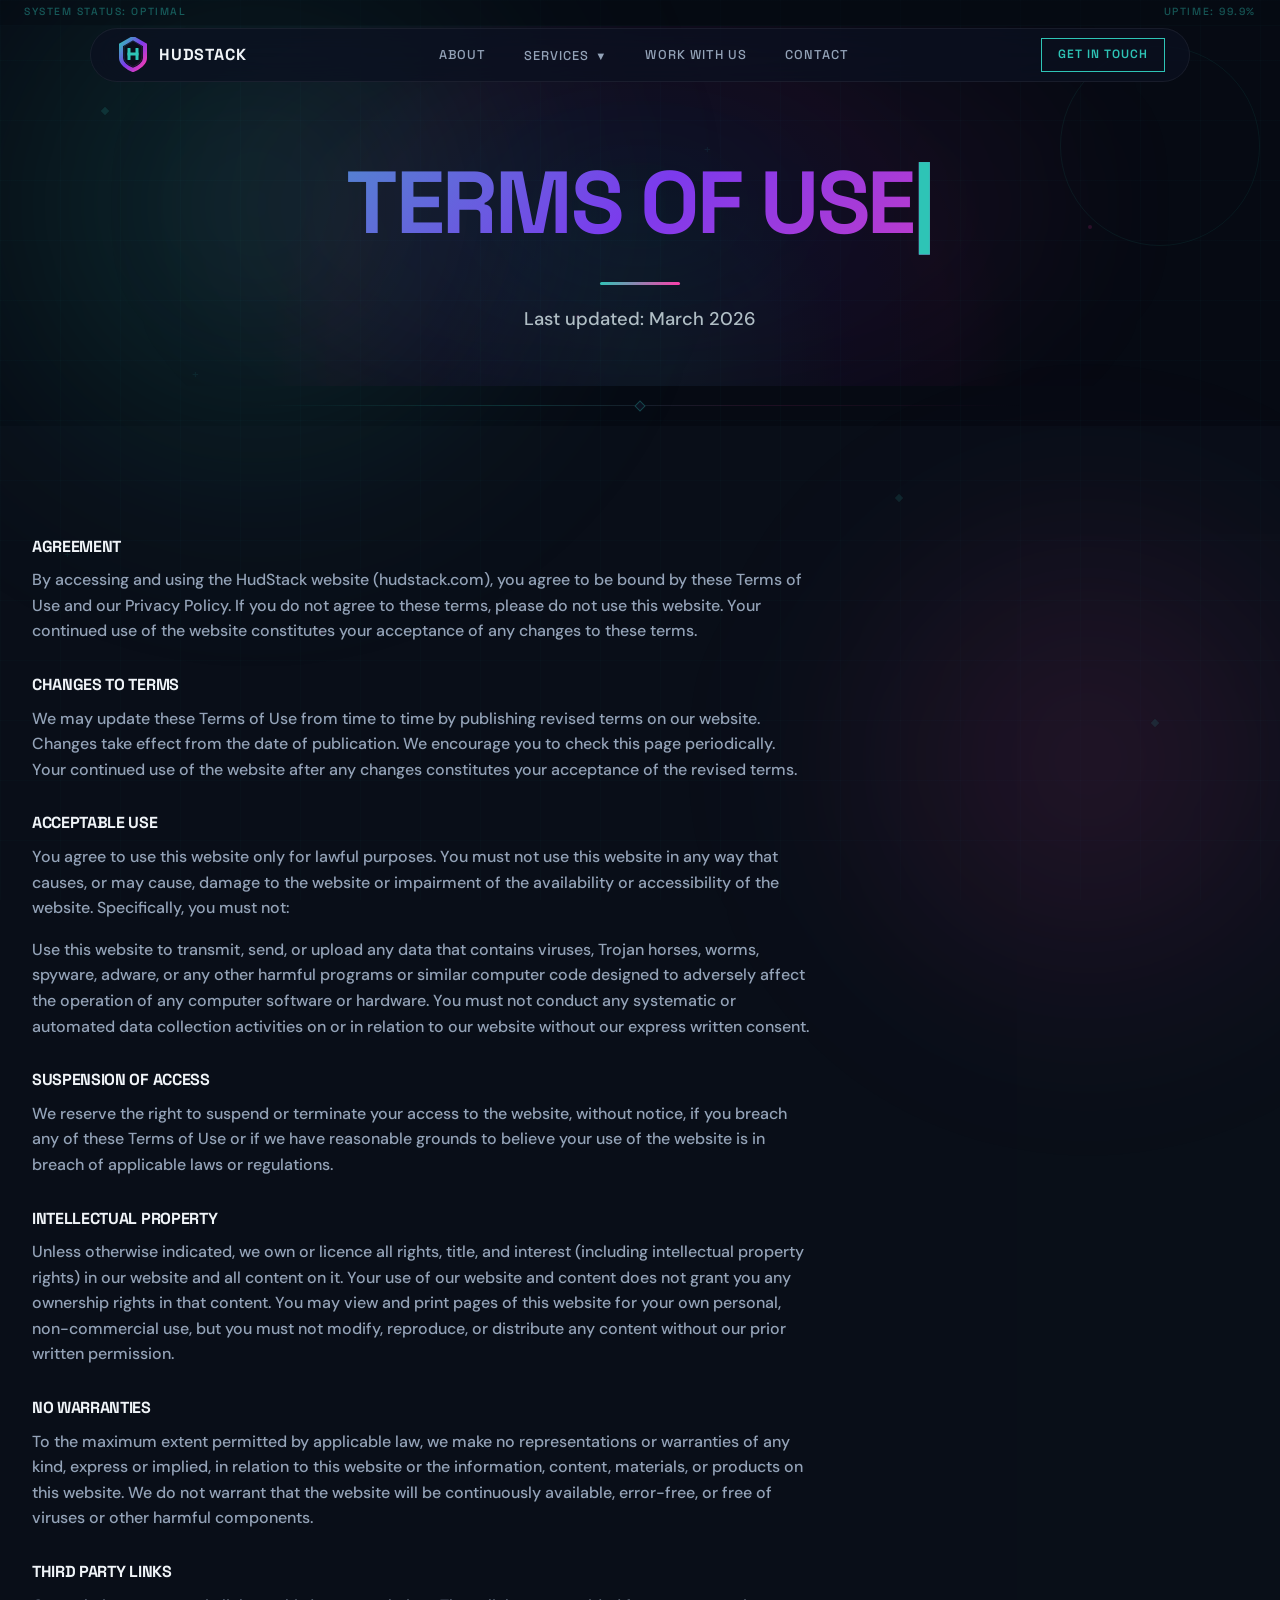
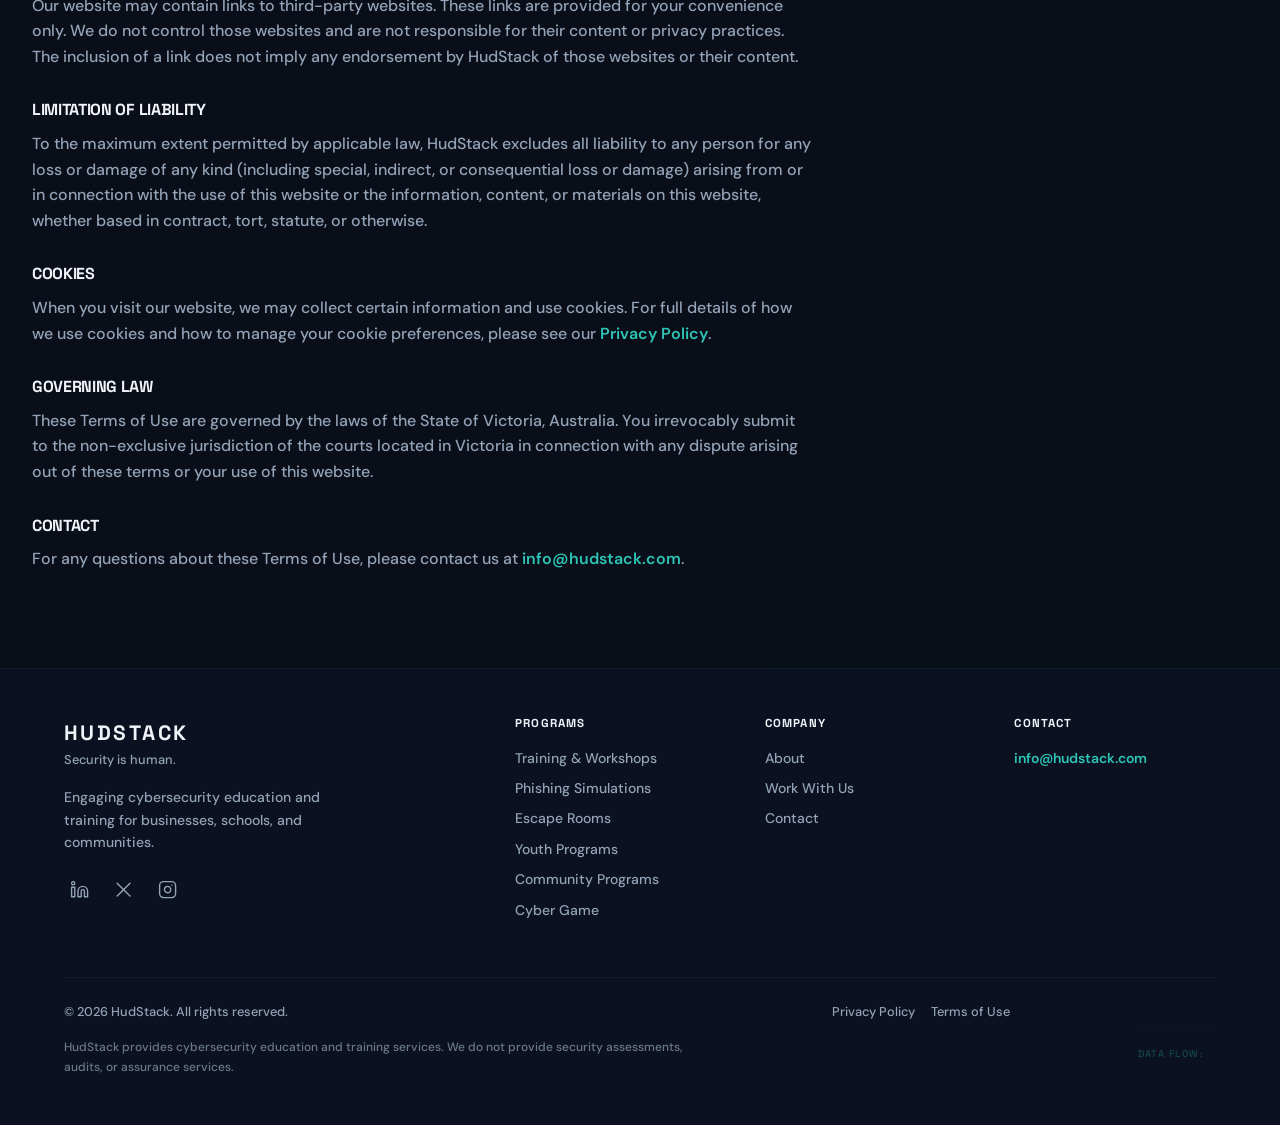
<file: terms.html>
<!DOCTYPE html>
<html lang="en">
<head>
  <meta charset="UTF-8" />
  <meta name="viewport" content="width=device-width, initial-scale=1.0" />
  <title>Terms of Use — HudStack</title>
  <meta name="description" content="HudStack's terms of use. By accessing our website, you agree to these terms." />
  <link rel="preconnect" href="https://fonts.googleapis.com" />
  <link rel="preconnect" href="https://fonts.gstatic.com" crossorigin />
  <link href="https://fonts.googleapis.com/css2?family=Space+Grotesk:wght@500;600;700&family=DM+Sans:ital,opsz,wght@0,9..40,400;0,9..40,500;0,9..40,600;0,9..40,700;1,9..40,400&display=swap" rel="stylesheet" />
  <link rel="stylesheet" href="/css/styles.css" />
  <link rel="icon" type="image/svg+xml" href="/favicon.svg">
</head>
<body>
  <div class="gradient-blob-1" aria-hidden="true"></div>
  <div class="gradient-blob-2" aria-hidden="true"></div>
  <div class="particles" aria-hidden="true">
    <span class="particle p1"></span>
    <span class="particle p2"></span>
    <span class="particle p3"></span>
    <span class="particle p4"></span>
    <span class="particle p5"></span>
    <span class="particle p6"></span>
    <span class="particle p7"></span>
    <span class="particle p8"></span>
    <span class="particle p9"></span>
  </div>

  <!-- NAV -->
  <div class="status-bar" aria-hidden="true">
    <span class="status-left">SYSTEM STATUS: OPTIMAL</span>
    <span class="status-right">UPTIME: 99.9%</span>
  </div>
  <nav>
    <a href="/index.html" class="nav-logo">
      <img src="/img/hudstack-logo.svg" alt="HudStack" class="nav-logo-icon">
      <span class="nav-logo-text">HUDSTACK</span>
    </a>
    <div class="nav-links">
      <a href="/about.html" class="nav-link">About</a>
      <div class="nav-dropdown">
        <a href="#" class="nav-link">Services <span class="dropdown-arrow">&#9660;</span></a>
        <div class="dropdown-menu">
          <a href="/cyberawarenesstraining.html">Training &amp; Workshops</a>
          <a href="/phishingsimulation.html">Phishing Simulations</a>
          <a href="/cyberescaperoom.html">Escape Rooms</a>
          <a href="/youth.html">Youth Programs</a>
          <a href="/community.html">Seniors &amp; Community</a>
          <a href="/cybergame.html">Cyber Game</a>
        </div>
      </div>
      <a href="/workwithus.html" class="nav-link">Work With Us</a>
      <a href="/contact.html" class="nav-link">Contact</a>
    </div>
    <div class="nav-right">
      <a href="/contact.html" class="nav-btn">Get in Touch</a>
    </div>
    <button class="hamburger" aria-label="Menu">
      <span></span><span></span><span></span>
    </button>
  </nav>
  <div class="mobile-menu" id="mobileMenu">
    <div class="mobile-menu-content">
      <a href="/about.html">About</a>
      <a href="/cyberawarenesstraining.html">Training &amp; Workshops</a>
      <a href="/phishingsimulation.html">Phishing Simulations</a>
      <a href="/cyberescaperoom.html">Escape Rooms</a>
      <a href="/youth.html">Youth Programs</a>
      <a href="/community.html">Seniors &amp; Community</a>
      <a href="/cybergame.html">Cyber Game</a>
      <a href="/workwithus.html">Work With Us</a>
      <a href="/contact.html">Contact</a>
      <div class="mobile-menu-divider"></div>
      <a href="/contact.html" class="mobile-menu-cta">Get in Touch</a>
    </div>
  </div>

  <main>

    <!-- HERO -->
    <section class="hero-inner-page section-dark" aria-label="Terms of use hero">
      <div class="hero-glow" aria-hidden="true"></div>
      <div class="hero-blob" aria-hidden="true"></div>
      <div class="container">
        <h1 class="hero-headline" id="hero-heading" data-text="TERMS OF USE"></h1>
        <div class="accent-line fade-in" style="transition-delay:80ms" aria-hidden="true"></div>
        <p class="hero-sub fade-in" style="transition-delay:120ms">Last updated: March 2026</p>
      </div>
    </section>

    <div class="section-divider" aria-hidden="true"></div>

    <!-- CONTENT -->
    <section class="section section-slate" aria-label="Terms of use content">
      <div class="container">
        <div class="legal-content fade-in">

          <h2>Agreement</h2>
          <p>
            By accessing and using the HudStack website (hudstack.com), you agree to be bound by these Terms of Use and our Privacy Policy. If you do not agree to these terms, please do not use this website. Your continued use of the website constitutes your acceptance of any changes to these terms.
          </p>

          <h2>Changes to Terms</h2>
          <p>
            We may update these Terms of Use from time to time by publishing revised terms on our website. Changes take effect from the date of publication. We encourage you to check this page periodically. Your continued use of the website after any changes constitutes your acceptance of the revised terms.
          </p>

          <h2>Acceptable Use</h2>
          <p>
            You agree to use this website only for lawful purposes. You must not use this website in any way that causes, or may cause, damage to the website or impairment of the availability or accessibility of the website. Specifically, you must not:
          </p>
          <p>
            Use this website to transmit, send, or upload any data that contains viruses, Trojan horses, worms, spyware, adware, or any other harmful programs or similar computer code designed to adversely affect the operation of any computer software or hardware. You must not conduct any systematic or automated data collection activities on or in relation to our website without our express written consent.
          </p>

          <h2>Suspension of Access</h2>
          <p>
            We reserve the right to suspend or terminate your access to the website, without notice, if you breach any of these Terms of Use or if we have reasonable grounds to believe your use of the website is in breach of applicable laws or regulations.
          </p>

          <h2>Intellectual Property</h2>
          <p>
            Unless otherwise indicated, we own or licence all rights, title, and interest (including intellectual property rights) in our website and all content on it. Your use of our website and content does not grant you any ownership rights in that content. You may view and print pages of this website for your own personal, non-commercial use, but you must not modify, reproduce, or distribute any content without our prior written permission.
          </p>

          <h2>No Warranties</h2>
          <p>
            To the maximum extent permitted by applicable law, we make no representations or warranties of any kind, express or implied, in relation to this website or the information, content, materials, or products on this website. We do not warrant that the website will be continuously available, error-free, or free of viruses or other harmful components.
          </p>

          <h2>Third Party Links</h2>
          <p>
            Our website may contain links to third-party websites. These links are provided for your convenience only. We do not control those websites and are not responsible for their content or privacy practices. The inclusion of a link does not imply any endorsement by HudStack of those websites or their content.
          </p>

          <h2>Limitation of Liability</h2>
          <p>
            To the maximum extent permitted by applicable law, HudStack excludes all liability to any person for any loss or damage of any kind (including special, indirect, or consequential loss or damage) arising from or in connection with the use of this website or the information, content, or materials on this website, whether based in contract, tort, statute, or otherwise.
          </p>

          <h2>Cookies</h2>
          <p>
            When you visit our website, we may collect certain information and use cookies. For full details of how we use cookies and how to manage your cookie preferences, please see our <a href="/privacy.html" class="teal-link">Privacy Policy</a>.
          </p>

          <h2>Governing Law</h2>
          <p>
            These Terms of Use are governed by the laws of the State of Victoria, Australia. You irrevocably submit to the non-exclusive jurisdiction of the courts located in Victoria in connection with any dispute arising out of these terms or your use of this website.
          </p>

          <h2>Contact</h2>
          <p>
            For any questions about these Terms of Use, please contact us at <a href="mailto:info@hudstack.com" class="teal-link">info@hudstack.com</a>.
          </p>

        </div>
      </div>
    </section>

  </main>

  <!-- FOOTER -->
  <footer class="footer" role="contentinfo">
    <div class="container">
      <div class="footer-grid">
        <div>
          <div class="footer-logo-name">HudStack</div>
          <div class="footer-logo-tag">Security is human.</div>
          <p class="footer-desc">Engaging cybersecurity education and training for businesses, schools, and communities.</p>
          <div class="footer-social" aria-label="Social media links">
            <a href="#" aria-label="LinkedIn"><svg xmlns="http://www.w3.org/2000/svg" viewBox="0 0 24 24" fill="none" stroke-width="1.75" stroke-linecap="round" stroke-linejoin="round" aria-hidden="true"><path d="M16 8a6 6 0 0 1 6 6v7h-4v-7a2 2 0 0 0-2-2 2 2 0 0 0-2 2v7h-4v-7a6 6 0 0 1 6-6z"/><rect x="2" y="9" width="4" height="12"/><circle cx="4" cy="4" r="2"/></svg></a>
            <a href="#" aria-label="Twitter / X"><svg xmlns="http://www.w3.org/2000/svg" viewBox="0 0 24 24" fill="none" stroke-width="1.75" stroke-linecap="round" stroke-linejoin="round" aria-hidden="true"><path d="M4 4l16 16M4 20 20 4"/></svg></a>
            <a href="#" aria-label="Instagram"><svg xmlns="http://www.w3.org/2000/svg" viewBox="0 0 24 24" fill="none" stroke-width="1.75" stroke-linecap="round" stroke-linejoin="round" aria-hidden="true"><rect x="2" y="2" width="20" height="20" rx="5" ry="5"/><path d="M16 11.37A4 4 0 1 1 12.63 8 4 4 0 0 1 16 11.37z"/><line x1="17.5" y1="6.5" x2="17.51" y2="6.5"/></svg></a>
          </div>
        </div>
        <div>
          <h3 class="footer-col-title">Programs</h3>
          <a href="/cyberawarenesstraining.html" class="footer-link">Training &amp; Workshops</a>
          <a href="/phishingsimulation.html" class="footer-link">Phishing Simulations</a>
          <a href="/cyberescaperoom.html" class="footer-link">Escape Rooms</a>
          <a href="/youth.html" class="footer-link">Youth Programs</a>
          <a href="/community.html" class="footer-link">Community Programs</a>
          <a href="/cybergame.html" class="footer-link">Cyber Game</a>
        </div>
        <div>
          <h3 class="footer-col-title">Company</h3>
          <a href="/about.html" class="footer-link">About</a>
          <a href="/workwithus.html" class="footer-link">Work With Us</a>
          <a href="/contact.html" class="footer-link">Contact</a>
        </div>
        <div>
          <h3 class="footer-col-title">Contact</h3>
          <a href="mailto:info@hudstack.com" class="footer-link teal-link">info@hudstack.com</a>
        </div>
      </div>
      <div class="footer-bottom">
        <div>
          <p class="footer-copy">&copy; 2026 HudStack. All rights reserved.</p>
          <p class="footer-disclaimer">HudStack provides cybersecurity education and training services. We do not provide security assessments, audits, or assurance services.</p>
        </div>
        <div class="footer-legal-links">
          <a href="/privacy.html">Privacy Policy</a>
          <a href="/terms.html">Terms of Use</a>
        </div>
      <div class="data-flow" aria-hidden="true">
        <span class="data-label">DATA FLOW:</span>
        <div class="data-line"><div class="data-pulse"></div></div>
      </div>
      </div>
    </div>
  </footer>

  <script src="/js/main.js"></script>
</body>
</html>
</file>
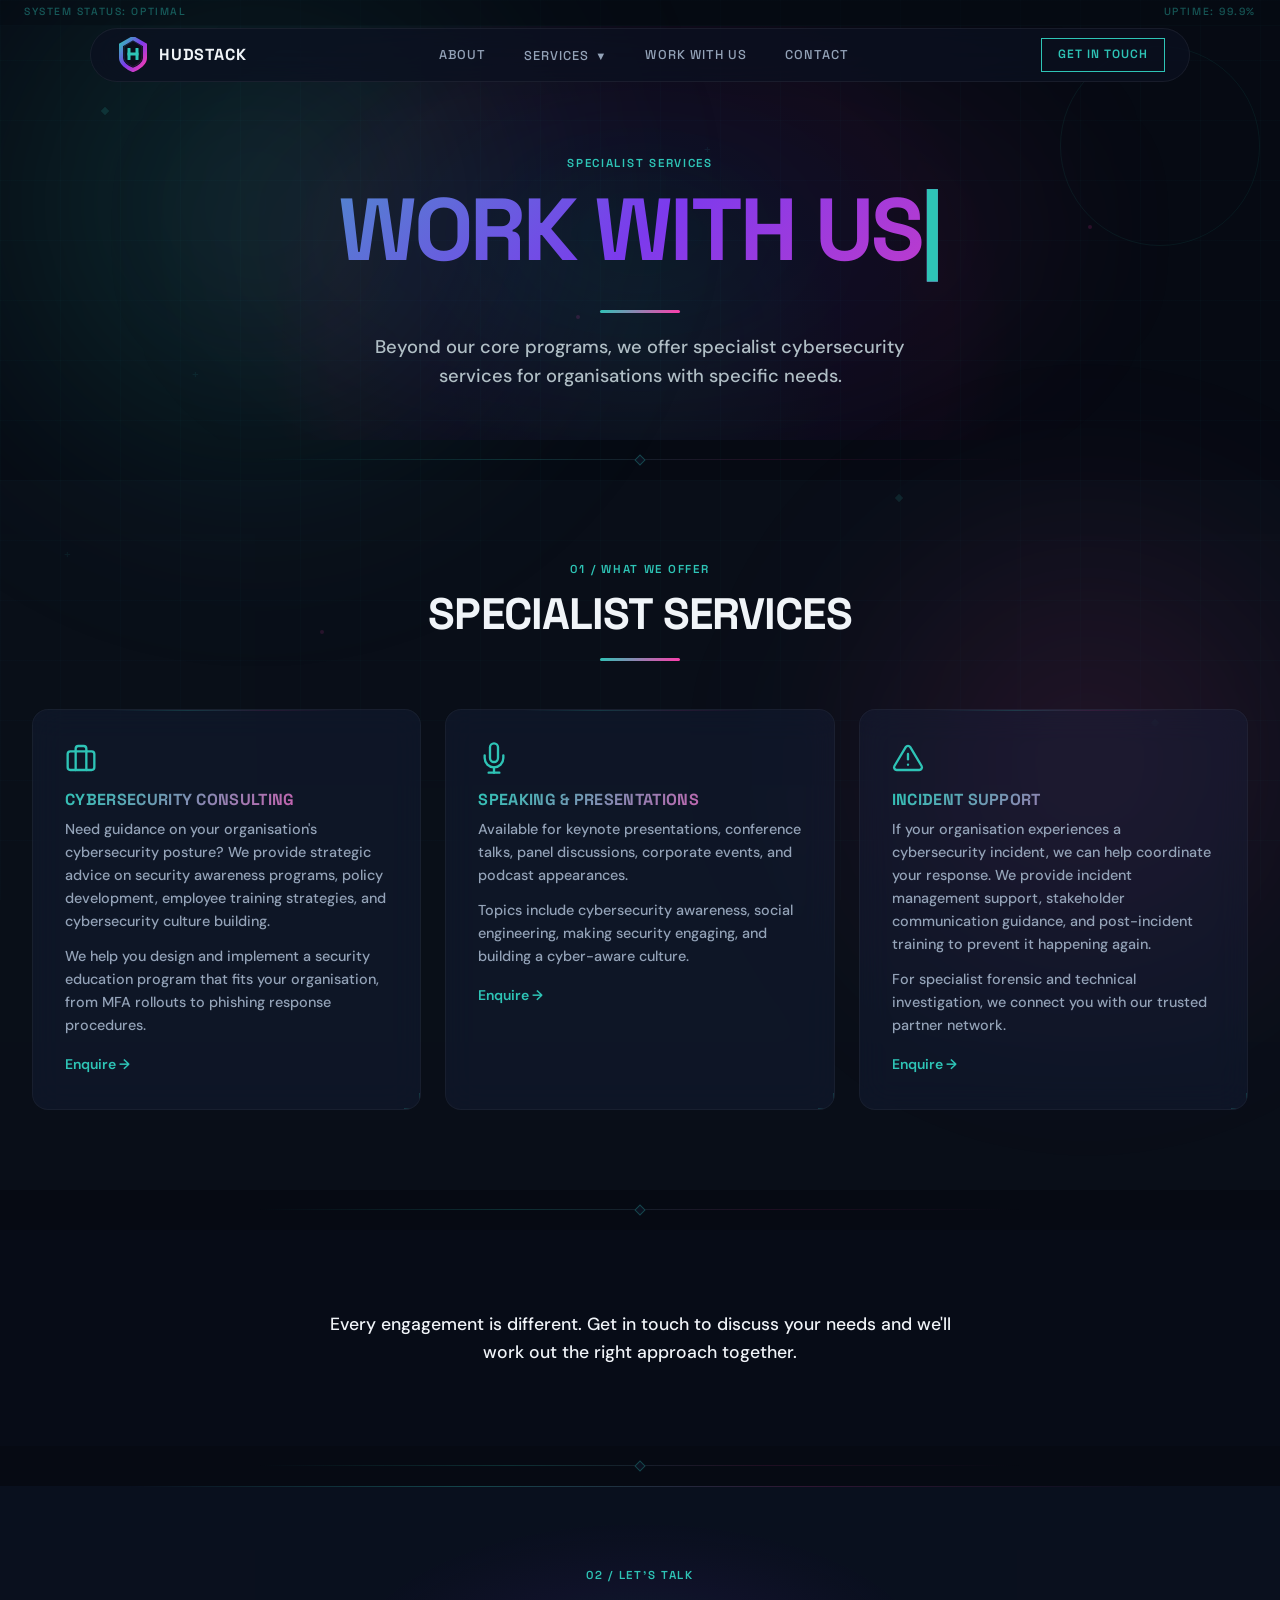
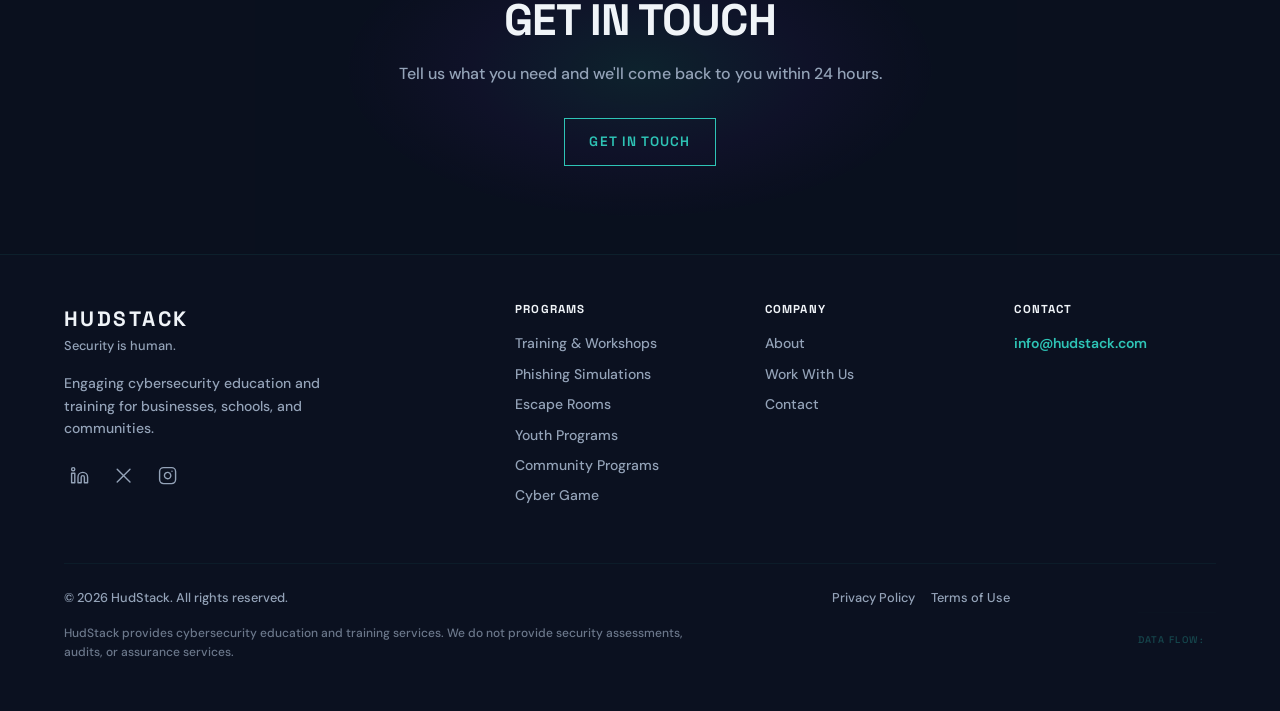
<file: workwithus.html>
<!DOCTYPE html>
<html lang="en">
<head>
  <meta charset="UTF-8" />
  <meta name="viewport" content="width=device-width, initial-scale=1.0" />
  <title>Work With Us — HudStack</title>
  <meta name="description" content="HudStack offers cybersecurity consulting, speaking and presentations, and incident support for organisations with specialist needs." />
  <link rel="preconnect" href="https://fonts.googleapis.com" />
  <link rel="preconnect" href="https://fonts.gstatic.com" crossorigin />
  <link href="https://fonts.googleapis.com/css2?family=Space+Grotesk:wght@500;600;700&family=DM+Sans:ital,opsz,wght@0,9..40,400;0,9..40,500;0,9..40,600;0,9..40,700;1,9..40,400&display=swap" rel="stylesheet" />
  <link rel="stylesheet" href="/css/styles.css" />
  <link rel="icon" type="image/svg+xml" href="/favicon.svg">
</head>
<body>
  <div class="gradient-blob-1" aria-hidden="true"></div>
  <div class="gradient-blob-2" aria-hidden="true"></div>
  <div class="particles" aria-hidden="true">
    <span class="particle p1"></span>
    <span class="particle p2"></span>
    <span class="particle p3"></span>
    <span class="particle p4"></span>
    <span class="particle p5"></span>
    <span class="particle p6"></span>
    <span class="particle p7"></span>
    <span class="particle p8"></span>
    <span class="particle p9"></span>
  </div>

  <!-- NAV -->
  <div class="status-bar" aria-hidden="true">
    <span class="status-left">SYSTEM STATUS: OPTIMAL</span>
    <span class="status-right">UPTIME: 99.9%</span>
  </div>
  <nav>
    <a href="/index.html" class="nav-logo">
      <img src="/img/hudstack-logo.svg" alt="HudStack" class="nav-logo-icon">
      <span class="nav-logo-text">HUDSTACK</span>
    </a>
    <div class="nav-links">
      <a href="/about.html" class="nav-link">About</a>
      <div class="nav-dropdown">
        <a href="#" class="nav-link">Services <span class="dropdown-arrow">&#9660;</span></a>
        <div class="dropdown-menu">
          <a href="/cyberawarenesstraining.html">Training &amp; Workshops</a>
          <a href="/phishingsimulation.html">Phishing Simulations</a>
          <a href="/cyberescaperoom.html">Escape Rooms</a>
          <a href="/youth.html">Youth Programs</a>
          <a href="/community.html">Seniors &amp; Community</a>
          <a href="/cybergame.html">Cyber Game</a>
        </div>
      </div>
      <a href="/workwithus.html" class="nav-link">Work With Us</a>
      <a href="/contact.html" class="nav-link">Contact</a>
    </div>
    <div class="nav-right">
      <a href="/contact.html" class="nav-btn">Get in Touch</a>
    </div>
    <button class="hamburger" aria-label="Menu">
      <span></span><span></span><span></span>
    </button>
  </nav>
  <div class="mobile-menu" id="mobileMenu">
    <div class="mobile-menu-content">
      <a href="/about.html">About</a>
      <a href="/cyberawarenesstraining.html">Training &amp; Workshops</a>
      <a href="/phishingsimulation.html">Phishing Simulations</a>
      <a href="/cyberescaperoom.html">Escape Rooms</a>
      <a href="/youth.html">Youth Programs</a>
      <a href="/community.html">Seniors &amp; Community</a>
      <a href="/cybergame.html">Cyber Game</a>
      <a href="/workwithus.html">Work With Us</a>
      <a href="/contact.html">Contact</a>
      <div class="mobile-menu-divider"></div>
      <a href="/contact.html" class="mobile-menu-cta">Get in Touch</a>
    </div>
  </div>

  <main>

    <!-- HERO -->
    <section class="hero-inner-page section-dark" aria-label="Work with us hero">
      <div class="hero-glow" aria-hidden="true"></div>
      <div class="hero-blob" aria-hidden="true"></div>
      <div class="container">
        <span class="section-label fade-in">Specialist services</span>
        <h1 class="hero-headline" id="hero-heading" data-text="WORK WITH US"></h1>
        <div class="accent-line fade-in" style="transition-delay:120ms" aria-hidden="true"></div>
        <p class="hero-sub fade-in" style="transition-delay:160ms">
          Beyond our core programs, we offer specialist cybersecurity services for organisations with specific needs.
        </p>
      </div>
    </section>

    <div class="section-divider" aria-hidden="true"></div>

    <!-- SERVICE CARDS -->
    <section class="section section-slate" aria-labelledby="services-heading">
      <div class="container">
        <div class="text-center fade-in">
          <span class="section-label">01 / What We Offer</span>
          <h2 id="services-heading">Specialist Services</h2>
          <div class="accent-line centered" aria-hidden="true"></div>
        </div>
        <div class="grid grid-3 stagger" style="margin-top:3rem">

          <div class="card-glass">
            <div class="card-icon" aria-hidden="true">
              <svg xmlns="http://www.w3.org/2000/svg" viewBox="0 0 24 24" fill="none" stroke-width="1.75" stroke-linecap="round" stroke-linejoin="round">
                <rect x="2" y="7" width="20" height="14" rx="2" ry="2"/>
                <path d="M16 21V5a2 2 0 0 0-2-2h-4a2 2 0 0 0-2 2v16"/>
              </svg>
            </div>
            <h3 class="card-title">Cybersecurity Consulting</h3>
            <p class="card-desc">
              Need guidance on your organisation's cybersecurity posture? We provide strategic advice on security awareness programs, policy development, employee training strategies, and cybersecurity culture building.
            </p>
            <p class="card-desc" style="margin-top:.75rem">
              We help you design and implement a security education program that fits your organisation, from MFA rollouts to phishing response procedures.
            </p>
            <a href="/contact.html" class="card-link">Enquire &rarr;</a>
          </div>

          <div class="card-glass">
            <div class="card-icon" aria-hidden="true">
              <svg xmlns="http://www.w3.org/2000/svg" viewBox="0 0 24 24" fill="none" stroke-width="1.75" stroke-linecap="round" stroke-linejoin="round">
                <path d="M12 1a3 3 0 0 0-3 3v8a3 3 0 0 0 6 0V4a3 3 0 0 0-3-3z"/>
                <path d="M19 10v2a7 7 0 0 1-14 0v-2"/>
                <line x1="12" y1="19" x2="12" y2="23"/>
                <line x1="8" y1="23" x2="16" y2="23"/>
              </svg>
            </div>
            <h3 class="card-title">Speaking &amp; Presentations</h3>
            <p class="card-desc">
              Available for keynote presentations, conference talks, panel discussions, corporate events, and podcast appearances.
            </p>
            <p class="card-desc" style="margin-top:.75rem">
              Topics include cybersecurity awareness, social engineering, making security engaging, and building a cyber-aware culture.
            </p>
            <a href="/contact.html" class="card-link">Enquire &rarr;</a>
          </div>

          <div class="card-glass">
            <div class="card-icon" aria-hidden="true">
              <svg xmlns="http://www.w3.org/2000/svg" viewBox="0 0 24 24" fill="none" stroke-width="1.75" stroke-linecap="round" stroke-linejoin="round">
                <path d="M10.29 3.86L1.82 18a2 2 0 0 0 1.71 3h16.94a2 2 0 0 0 1.71-3L13.71 3.86a2 2 0 0 0-3.42 0z"/>
                <line x1="12" y1="9" x2="12" y2="13"/>
                <line x1="12" y1="17" x2="12.01" y2="17"/>
              </svg>
            </div>
            <h3 class="card-title">Incident Support</h3>
            <p class="card-desc">
              If your organisation experiences a cybersecurity incident, we can help coordinate your response. We provide incident management support, stakeholder communication guidance, and post-incident training to prevent it happening again.
            </p>
            <p class="card-desc" style="margin-top:.75rem">
              For specialist forensic and technical investigation, we connect you with our trusted partner network.
            </p>
            <a href="/contact.html" class="card-link">Enquire &rarr;</a>
          </div>

        </div>
      </div>
    </section>

    <div class="section-divider" aria-hidden="true"></div>

    <!-- NOTE -->
    <section class="section section-dark" aria-label="Get in touch note">
      <div class="container">
        <div style="max-width:640px;margin-inline:auto;text-align:center" class="fade-in">
          <p style="font-size:1.1rem;color:var(--hs-white)">
            Every engagement is different. Get in touch to discuss your needs and we'll work out the right approach together.
          </p>
        </div>
      </div>
    </section>

    <div class="section-divider" aria-hidden="true"></div>

    <!-- CTA -->
    <section class="cta-section" aria-labelledby="cta-heading">
      <div class="container">
        <span class="section-label">02 / Let's Talk</span>
        <h2 id="cta-heading">Get in Touch</h2>
        <p>Tell us what you need and we'll come back to you within 24 hours.</p>
        <a href="/contact.html" class="btn-primary">Get in Touch</a>
      </div>
    </section>

  </main>

  <!-- FOOTER -->
  <footer class="footer" role="contentinfo">
    <div class="container">
      <div class="footer-grid">
        <div>
          <div class="footer-logo-name">HudStack</div>
          <div class="footer-logo-tag">Security is human.</div>
          <p class="footer-desc">Engaging cybersecurity education and training for businesses, schools, and communities.</p>
          <div class="footer-social" aria-label="Social media links">
            <a href="#" aria-label="LinkedIn"><svg xmlns="http://www.w3.org/2000/svg" viewBox="0 0 24 24" fill="none" stroke-width="1.75" stroke-linecap="round" stroke-linejoin="round" aria-hidden="true"><path d="M16 8a6 6 0 0 1 6 6v7h-4v-7a2 2 0 0 0-2-2 2 2 0 0 0-2 2v7h-4v-7a6 6 0 0 1 6-6z"/><rect x="2" y="9" width="4" height="12"/><circle cx="4" cy="4" r="2"/></svg></a>
            <a href="#" aria-label="Twitter / X"><svg xmlns="http://www.w3.org/2000/svg" viewBox="0 0 24 24" fill="none" stroke-width="1.75" stroke-linecap="round" stroke-linejoin="round" aria-hidden="true"><path d="M4 4l16 16M4 20 20 4"/></svg></a>
            <a href="#" aria-label="Instagram"><svg xmlns="http://www.w3.org/2000/svg" viewBox="0 0 24 24" fill="none" stroke-width="1.75" stroke-linecap="round" stroke-linejoin="round" aria-hidden="true"><rect x="2" y="2" width="20" height="20" rx="5" ry="5"/><path d="M16 11.37A4 4 0 1 1 12.63 8 4 4 0 0 1 16 11.37z"/><line x1="17.5" y1="6.5" x2="17.51" y2="6.5"/></svg></a>
          </div>
        </div>
        <div>
          <h3 class="footer-col-title">Programs</h3>
          <a href="/cyberawarenesstraining.html" class="footer-link">Training &amp; Workshops</a>
          <a href="/phishingsimulation.html" class="footer-link">Phishing Simulations</a>
          <a href="/cyberescaperoom.html" class="footer-link">Escape Rooms</a>
          <a href="/youth.html" class="footer-link">Youth Programs</a>
          <a href="/community.html" class="footer-link">Community Programs</a>
          <a href="/cybergame.html" class="footer-link">Cyber Game</a>
        </div>
        <div>
          <h3 class="footer-col-title">Company</h3>
          <a href="/about.html" class="footer-link">About</a>
          <a href="/workwithus.html" class="footer-link">Work With Us</a>
          <a href="/contact.html" class="footer-link">Contact</a>
        </div>
        <div>
          <h3 class="footer-col-title">Contact</h3>
          <a href="mailto:info@hudstack.com" class="footer-link teal-link">info@hudstack.com</a>
        </div>
      </div>
      <div class="footer-bottom">
        <div>
          <p class="footer-copy">&copy; 2026 HudStack. All rights reserved.</p>
          <p class="footer-disclaimer">HudStack provides cybersecurity education and training services. We do not provide security assessments, audits, or assurance services.</p>
        </div>
        <div class="footer-legal-links">
          <a href="/privacy.html">Privacy Policy</a>
          <a href="/terms.html">Terms of Use</a>
        </div>
      <div class="data-flow" aria-hidden="true">
        <span class="data-label">DATA FLOW:</span>
        <div class="data-line"><div class="data-pulse"></div></div>
      </div>
      </div>
    </div>
  </footer>

  <script src="/js/main.js"></script>
</body>
</html>
</file>
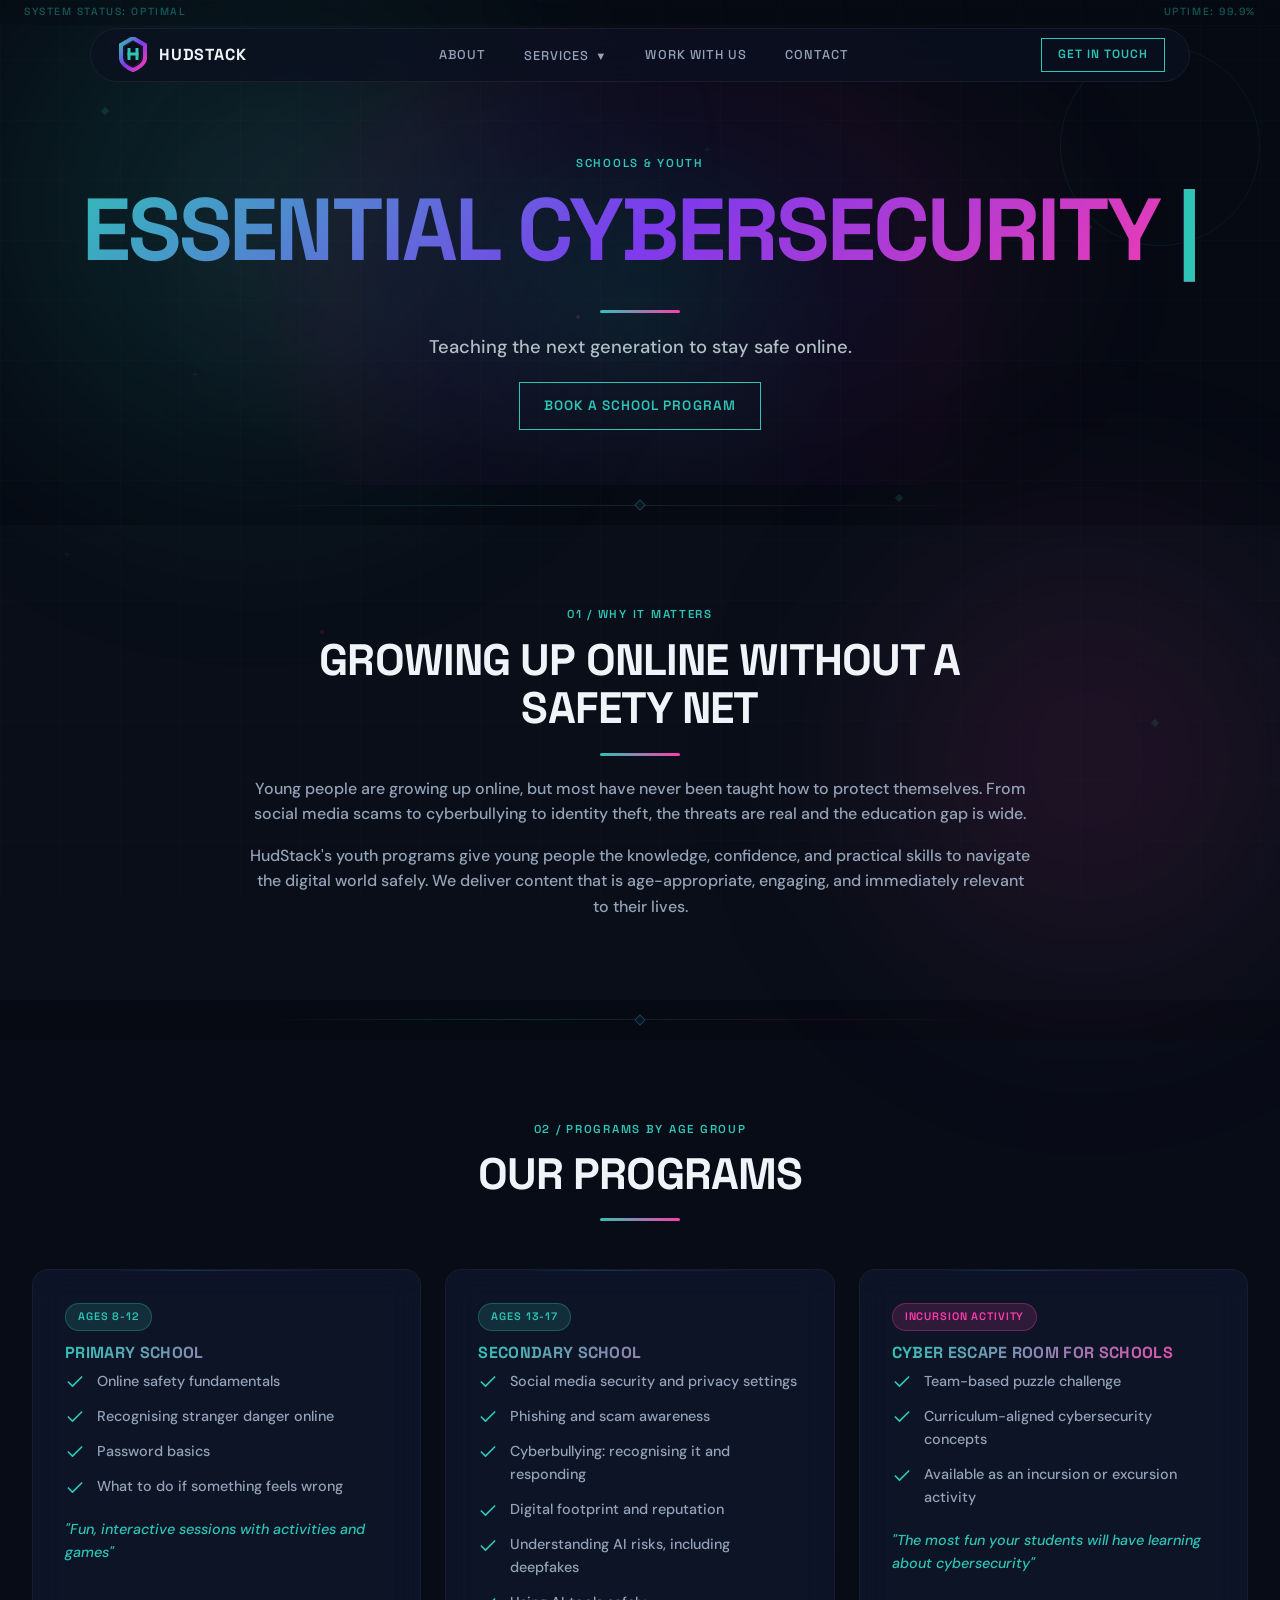
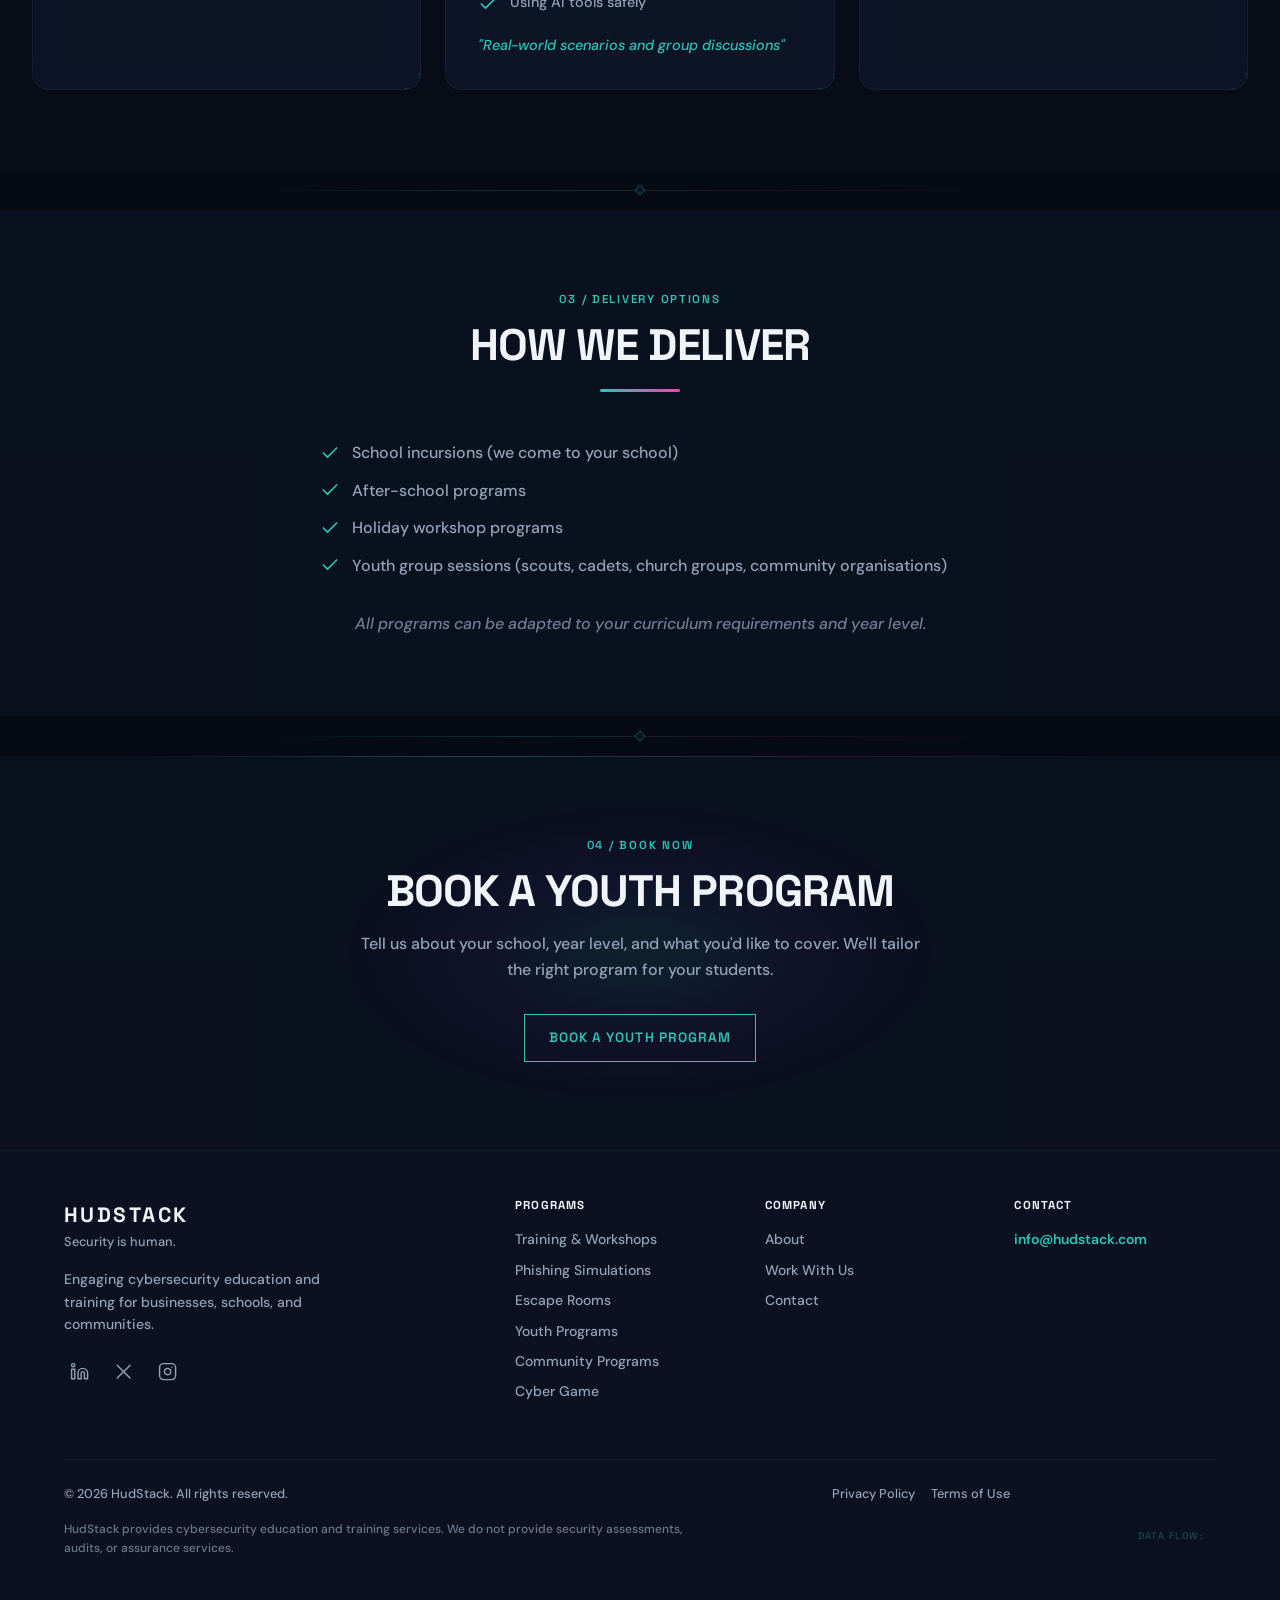
<file: youth.html>
<!DOCTYPE html>
<html lang="en">
<head>
  <meta charset="UTF-8" />
  <meta name="viewport" content="width=device-width, initial-scale=1.0" />
  <title>Youth &amp; Schools Cybersecurity Programs — HudStack</title>
  <meta name="description" content="Essential cybersecurity and online safety education for young people. School incursions, after-school programs, and youth group sessions." />
  <link rel="preconnect" href="https://fonts.googleapis.com" />
  <link rel="preconnect" href="https://fonts.gstatic.com" crossorigin />
  <link href="https://fonts.googleapis.com/css2?family=Space+Grotesk:wght@500;600;700&family=DM+Sans:ital,opsz,wght@0,9..40,400;0,9..40,500;0,9..40,600;0,9..40,700;1,9..40,400&display=swap" rel="stylesheet" />
  <link rel="stylesheet" href="/css/styles.css" />
  <link rel="icon" type="image/svg+xml" href="/favicon.svg">
</head>
<body>
  <div class="gradient-blob-1" aria-hidden="true"></div>
  <div class="gradient-blob-2" aria-hidden="true"></div>
  <div class="particles" aria-hidden="true">
    <span class="particle p1"></span>
    <span class="particle p2"></span>
    <span class="particle p3"></span>
    <span class="particle p4"></span>
    <span class="particle p5"></span>
    <span class="particle p6"></span>
    <span class="particle p7"></span>
    <span class="particle p8"></span>
    <span class="particle p9"></span>
  </div>

  <!-- NAV -->
  <div class="status-bar" aria-hidden="true">
    <span class="status-left">SYSTEM STATUS: OPTIMAL</span>
    <span class="status-right">UPTIME: 99.9%</span>
  </div>
  <nav>
    <a href="/index.html" class="nav-logo">
      <img src="/img/hudstack-logo.svg" alt="HudStack" class="nav-logo-icon">
      <span class="nav-logo-text">HUDSTACK</span>
    </a>
    <div class="nav-links">
      <a href="/about.html" class="nav-link">About</a>
      <div class="nav-dropdown">
        <a href="#" class="nav-link">Services <span class="dropdown-arrow">&#9660;</span></a>
        <div class="dropdown-menu">
          <a href="/cyberawarenesstraining.html">Training &amp; Workshops</a>
          <a href="/phishingsimulation.html">Phishing Simulations</a>
          <a href="/cyberescaperoom.html">Escape Rooms</a>
          <a href="/youth.html">Youth Programs</a>
          <a href="/community.html">Seniors &amp; Community</a>
          <a href="/cybergame.html">Cyber Game</a>
        </div>
      </div>
      <a href="/workwithus.html" class="nav-link">Work With Us</a>
      <a href="/contact.html" class="nav-link">Contact</a>
    </div>
    <div class="nav-right">
      <a href="/contact.html" class="nav-btn">Get in Touch</a>
    </div>
    <button class="hamburger" aria-label="Menu">
      <span></span><span></span><span></span>
    </button>
  </nav>
  <div class="mobile-menu" id="mobileMenu">
    <div class="mobile-menu-content">
      <a href="/about.html">About</a>
      <a href="/cyberawarenesstraining.html">Training &amp; Workshops</a>
      <a href="/phishingsimulation.html">Phishing Simulations</a>
      <a href="/cyberescaperoom.html">Escape Rooms</a>
      <a href="/youth.html">Youth Programs</a>
      <a href="/community.html">Seniors &amp; Community</a>
      <a href="/cybergame.html">Cyber Game</a>
      <a href="/workwithus.html">Work With Us</a>
      <a href="/contact.html">Contact</a>
      <div class="mobile-menu-divider"></div>
      <a href="/contact.html" class="mobile-menu-cta">Get in Touch</a>
    </div>
  </div>

  <main>

    <!-- HERO -->
    <section class="hero-inner-page section-dark" aria-label="Youth programs hero">
      <div class="hero-glow" aria-hidden="true"></div>
      <div class="hero-blob" aria-hidden="true"></div>
      <div class="container">
        <span class="section-label fade-in">Schools &amp; youth</span>
        <h1 class="hero-headline" id="hero-heading" data-text="ESSENTIAL CYBERSECURITY SKILLS FOR YOUNG PEOPLE"></h1>
        <div class="accent-line fade-in" style="transition-delay:120ms" aria-hidden="true"></div>
        <p class="hero-sub fade-in" style="transition-delay:160ms">Teaching the next generation to stay safe online.</p>
        <div class="fade-in" style="transition-delay:220ms">
          <a href="/contact.html" class="btn-primary">Book a School Program</a>
        </div>
      </div>
    </section>

    <div class="section-divider" aria-hidden="true"></div>

    <!-- WHY IT MATTERS -->
    <section class="section section-slate" aria-labelledby="why-heading">
      <div class="container">
        <div class="fade-in text-center" style="max-width:780px;margin-inline:auto">
          <span class="section-label">01 / Why It Matters</span>
          <h2 id="why-heading">Growing up online without a safety net</h2>
          <div class="accent-line" aria-hidden="true"></div>
          <p>
            Young people are growing up online, but most have never been taught how to protect themselves. From social media scams to cyberbullying to identity theft, the threats are real and the education gap is wide.
          </p>
          <p>
            HudStack's youth programs give young people the knowledge, confidence, and practical skills to navigate the digital world safely. We deliver content that is age-appropriate, engaging, and immediately relevant to their lives.
          </p>
        </div>
      </div>
    </section>

    <div class="section-divider" aria-hidden="true"></div>

    <!-- PROGRAMS -->
    <section class="section section-dark" aria-labelledby="programs-heading">
      <div class="container">
        <div class="text-center fade-in">
          <span class="section-label">02 / Programs By Age Group</span>
          <h2 id="programs-heading">Our Programs</h2>
          <div class="accent-line centered" aria-hidden="true"></div>
        </div>
        <div class="grid grid-3 stagger" style="margin-top:3rem">

          <div class="card-glass">
            <div class="badge badge-teal">Ages 8-12</div>
            <h3 class="card-title">Primary School</h3>
            <ul class="icon-list" style="margin-bottom:1.25rem">
              <li class="icon-list-item card-desc"><svg xmlns="http://www.w3.org/2000/svg" viewBox="0 0 24 24" fill="none" stroke-width="2" stroke-linecap="round" stroke-linejoin="round" aria-hidden="true"><polyline points="20 6 9 17 4 12"/></svg>Online safety fundamentals</li>
              <li class="icon-list-item card-desc"><svg xmlns="http://www.w3.org/2000/svg" viewBox="0 0 24 24" fill="none" stroke-width="2" stroke-linecap="round" stroke-linejoin="round" aria-hidden="true"><polyline points="20 6 9 17 4 12"/></svg>Recognising stranger danger online</li>
              <li class="icon-list-item card-desc"><svg xmlns="http://www.w3.org/2000/svg" viewBox="0 0 24 24" fill="none" stroke-width="2" stroke-linecap="round" stroke-linejoin="round" aria-hidden="true"><polyline points="20 6 9 17 4 12"/></svg>Password basics</li>
              <li class="icon-list-item card-desc"><svg xmlns="http://www.w3.org/2000/svg" viewBox="0 0 24 24" fill="none" stroke-width="2" stroke-linecap="round" stroke-linejoin="round" aria-hidden="true"><polyline points="20 6 9 17 4 12"/></svg>What to do if something feels wrong</li>
            </ul>
            <p style="font-style:italic;color:var(--hs-teal);font-size:.9rem;margin:0">"Fun, interactive sessions with activities and games"</p>
          </div>

          <div class="card-glass">
            <div class="badge badge-teal">Ages 13-17</div>
            <h3 class="card-title">Secondary School</h3>
            <ul class="icon-list" style="margin-bottom:1.25rem">
              <li class="icon-list-item card-desc"><svg xmlns="http://www.w3.org/2000/svg" viewBox="0 0 24 24" fill="none" stroke-width="2" stroke-linecap="round" stroke-linejoin="round" aria-hidden="true"><polyline points="20 6 9 17 4 12"/></svg>Social media security and privacy settings</li>
              <li class="icon-list-item card-desc"><svg xmlns="http://www.w3.org/2000/svg" viewBox="0 0 24 24" fill="none" stroke-width="2" stroke-linecap="round" stroke-linejoin="round" aria-hidden="true"><polyline points="20 6 9 17 4 12"/></svg>Phishing and scam awareness</li>
              <li class="icon-list-item card-desc"><svg xmlns="http://www.w3.org/2000/svg" viewBox="0 0 24 24" fill="none" stroke-width="2" stroke-linecap="round" stroke-linejoin="round" aria-hidden="true"><polyline points="20 6 9 17 4 12"/></svg>Cyberbullying: recognising it and responding</li>
              <li class="icon-list-item card-desc"><svg xmlns="http://www.w3.org/2000/svg" viewBox="0 0 24 24" fill="none" stroke-width="2" stroke-linecap="round" stroke-linejoin="round" aria-hidden="true"><polyline points="20 6 9 17 4 12"/></svg>Digital footprint and reputation</li>
              <li class="icon-list-item card-desc"><svg xmlns="http://www.w3.org/2000/svg" viewBox="0 0 24 24" fill="none" stroke-width="2" stroke-linecap="round" stroke-linejoin="round" aria-hidden="true"><polyline points="20 6 9 17 4 12"/></svg>Understanding AI risks, including deepfakes</li>
              <li class="icon-list-item card-desc"><svg xmlns="http://www.w3.org/2000/svg" viewBox="0 0 24 24" fill="none" stroke-width="2" stroke-linecap="round" stroke-linejoin="round" aria-hidden="true"><polyline points="20 6 9 17 4 12"/></svg>Using AI tools safely</li>
            </ul>
            <p style="font-style:italic;color:var(--hs-teal);font-size:.9rem;margin:0">"Real-world scenarios and group discussions"</p>
          </div>

          <div class="card-glass">
            <div class="badge badge-coral">Incursion activity</div>
            <h3 class="card-title">Cyber Escape Room for Schools</h3>
            <ul class="icon-list" style="margin-bottom:1.25rem">
              <li class="icon-list-item card-desc"><svg xmlns="http://www.w3.org/2000/svg" viewBox="0 0 24 24" fill="none" stroke-width="2" stroke-linecap="round" stroke-linejoin="round" aria-hidden="true"><polyline points="20 6 9 17 4 12"/></svg>Team-based puzzle challenge</li>
              <li class="icon-list-item card-desc"><svg xmlns="http://www.w3.org/2000/svg" viewBox="0 0 24 24" fill="none" stroke-width="2" stroke-linecap="round" stroke-linejoin="round" aria-hidden="true"><polyline points="20 6 9 17 4 12"/></svg>Curriculum-aligned cybersecurity concepts</li>
              <li class="icon-list-item card-desc"><svg xmlns="http://www.w3.org/2000/svg" viewBox="0 0 24 24" fill="none" stroke-width="2" stroke-linecap="round" stroke-linejoin="round" aria-hidden="true"><polyline points="20 6 9 17 4 12"/></svg>Available as an incursion or excursion activity</li>
            </ul>
            <p style="font-style:italic;color:var(--hs-teal);font-size:.9rem;margin:0">"The most fun your students will have learning about cybersecurity"</p>
          </div>

        </div>
      </div>
    </section>

    <div class="section-divider" aria-hidden="true"></div>

    <!-- HOW WE DELIVER -->
    <section class="section section-light" aria-labelledby="delivery-heading">
      <div class="container">
        <div class="text-center fade-in">
          <span class="section-label" style="color:var(--hs-teal)">03 / Delivery Options</span>
          <h2 id="delivery-heading" style="color:var(--hs-dark-text)">How We Deliver</h2>
          <div class="accent-line centered" aria-hidden="true"></div>
        </div>
        <ul class="icon-list stagger" style="margin-top:3rem;max-width:640px;margin-inline:auto" aria-label="Delivery formats">
          <li class="icon-list-item" style="color:var(--hs-dark-text)">
            <svg xmlns="http://www.w3.org/2000/svg" viewBox="0 0 24 24" fill="none" stroke-width="2" stroke-linecap="round" stroke-linejoin="round" aria-hidden="true"><polyline points="20 6 9 17 4 12"/></svg>
            School incursions (we come to your school)
          </li>
          <li class="icon-list-item" style="color:var(--hs-dark-text)">
            <svg xmlns="http://www.w3.org/2000/svg" viewBox="0 0 24 24" fill="none" stroke-width="2" stroke-linecap="round" stroke-linejoin="round" aria-hidden="true"><polyline points="20 6 9 17 4 12"/></svg>
            After-school programs
          </li>
          <li class="icon-list-item" style="color:var(--hs-dark-text)">
            <svg xmlns="http://www.w3.org/2000/svg" viewBox="0 0 24 24" fill="none" stroke-width="2" stroke-linecap="round" stroke-linejoin="round" aria-hidden="true"><polyline points="20 6 9 17 4 12"/></svg>
            Holiday workshop programs
          </li>
          <li class="icon-list-item" style="color:var(--hs-dark-text)">
            <svg xmlns="http://www.w3.org/2000/svg" viewBox="0 0 24 24" fill="none" stroke-width="2" stroke-linecap="round" stroke-linejoin="round" aria-hidden="true"><polyline points="20 6 9 17 4 12"/></svg>
            Youth group sessions (scouts, cadets, church groups, community organisations)
          </li>
        </ul>
        <p class="fade-in" style="margin-top:2rem;max-width:640px;margin-inline:auto;font-style:italic;color:var(--hs-dark-text);opacity:.75;text-align:center">
          All programs can be adapted to your curriculum requirements and year level.
        </p>
      </div>
    </section>

    <div class="section-divider" aria-hidden="true"></div>

    <!-- CTA -->
    <section class="cta-section" aria-labelledby="cta-heading">
      <div class="container">
        <span class="section-label">04 / Book Now</span>
        <h2 id="cta-heading">Book a Youth Program</h2>
        <p>Tell us about your school, year level, and what you'd like to cover. We'll tailor the right program for your students.</p>
        <a href="/contact.html" class="btn-primary">Book a Youth Program</a>
      </div>
    </section>

  </main>

  <!-- FOOTER -->
  <footer class="footer" role="contentinfo">
    <div class="container">
      <div class="footer-grid">
        <div>
          <div class="footer-logo-name">HudStack</div>
          <div class="footer-logo-tag">Security is human.</div>
          <p class="footer-desc">Engaging cybersecurity education and training for businesses, schools, and communities.</p>
          <div class="footer-social" aria-label="Social media links">
            <a href="#" aria-label="LinkedIn"><svg xmlns="http://www.w3.org/2000/svg" viewBox="0 0 24 24" fill="none" stroke-width="1.75" stroke-linecap="round" stroke-linejoin="round" aria-hidden="true"><path d="M16 8a6 6 0 0 1 6 6v7h-4v-7a2 2 0 0 0-2-2 2 2 0 0 0-2 2v7h-4v-7a6 6 0 0 1 6-6z"/><rect x="2" y="9" width="4" height="12"/><circle cx="4" cy="4" r="2"/></svg></a>
            <a href="#" aria-label="Twitter / X"><svg xmlns="http://www.w3.org/2000/svg" viewBox="0 0 24 24" fill="none" stroke-width="1.75" stroke-linecap="round" stroke-linejoin="round" aria-hidden="true"><path d="M4 4l16 16M4 20 20 4"/></svg></a>
            <a href="#" aria-label="Instagram"><svg xmlns="http://www.w3.org/2000/svg" viewBox="0 0 24 24" fill="none" stroke-width="1.75" stroke-linecap="round" stroke-linejoin="round" aria-hidden="true"><rect x="2" y="2" width="20" height="20" rx="5" ry="5"/><path d="M16 11.37A4 4 0 1 1 12.63 8 4 4 0 0 1 16 11.37z"/><line x1="17.5" y1="6.5" x2="17.51" y2="6.5"/></svg></a>
          </div>
        </div>
        <div>
          <h3 class="footer-col-title">Programs</h3>
          <a href="/cyberawarenesstraining.html" class="footer-link">Training &amp; Workshops</a>
          <a href="/phishingsimulation.html" class="footer-link">Phishing Simulations</a>
          <a href="/cyberescaperoom.html" class="footer-link">Escape Rooms</a>
          <a href="/youth.html" class="footer-link">Youth Programs</a>
          <a href="/community.html" class="footer-link">Community Programs</a>
          <a href="/cybergame.html" class="footer-link">Cyber Game</a>
        </div>
        <div>
          <h3 class="footer-col-title">Company</h3>
          <a href="/about.html" class="footer-link">About</a>
          <a href="/workwithus.html" class="footer-link">Work With Us</a>
          <a href="/contact.html" class="footer-link">Contact</a>
        </div>
        <div>
          <h3 class="footer-col-title">Contact</h3>
          <a href="mailto:info@hudstack.com" class="footer-link teal-link">info@hudstack.com</a>
        </div>
      </div>
      <div class="footer-bottom">
        <div>
          <p class="footer-copy">&copy; 2026 HudStack. All rights reserved.</p>
          <p class="footer-disclaimer">HudStack provides cybersecurity education and training services. We do not provide security assessments, audits, or assurance services.</p>
        </div>
        <div class="footer-legal-links">
          <a href="/privacy.html">Privacy Policy</a>
          <a href="/terms.html">Terms of Use</a>
        </div>
      <div class="data-flow" aria-hidden="true">
        <span class="data-label">DATA FLOW:</span>
        <div class="data-line"><div class="data-pulse"></div></div>
      </div>
      </div>
    </div>
  </footer>

  <script src="/js/main.js"></script>
</body>
</html>
</file>
<file: css/styles.css>
/* ============================================================
   HudStack — styles.css  (Major Design Update)
   ============================================================ */

/* 1. FONTS */
@import url('https://fonts.googleapis.com/css2?family=DM+Sans:ital,opsz,wght@0,9..40,400;0,9..40,500;0,9..40,600;0,9..40,700&family=Space+Grotesk:wght@500;600;700&display=swap');

/* 2. TOKENS */
:root {
  --hs-black:   #060A13;
  --hs-dark:    #0B1120;
  --hs-navy:    #1B2A4A;
  --hs-slate:   #1E293B;
  --hs-teal:    #2EC4B6;
  --hs-pink:    #FF3CAC;
  --hs-purple:  #7C3AED;
  --hs-white:   #F0F4F8;
  --hs-gold:    #F4C542;
  --hs-gray:    #94A3B8;
  --hs-border:  #334155;
  --hs-gradient: linear-gradient(135deg, #2EC4B6, #FF3CAC);

  --space-xs:  0.5rem;
  --space-sm:  1rem;
  --space-md:  1.5rem;
  --space-lg:  2rem;
  --space-xl:  3rem;
  --space-2xl: 5rem;

  --container-max: 1200px;
  --container-pad: clamp(1.5rem, 5vw, 3rem);
  --transition:    300ms ease;
  --radius-sm:     0.5rem;
  --radius-md:     1rem;
  --nav-height:    72px;
}

/* 3. RESET */
*, *::before, *::after { box-sizing: border-box; margin: 0; padding: 0; }
html, body { overflow-x: hidden; width: 100%; }
html { scroll-behavior: smooth; }
body {
  font-family: 'DM Sans', sans-serif;
  font-weight: 500;
  font-size: 16px;
  line-height: 1.6;
  color: var(--hs-gray);
  background-color: var(--hs-black);
  -webkit-font-smoothing: antialiased;
  -moz-osx-font-smoothing: grayscale;
}
main, footer { position: relative; z-index: 2; }
nav { z-index: 100; }
img, video { display: block; max-width: 100%; height: auto; }
svg { display: block; }
a { color: inherit; text-decoration: none; }
ul, ol { list-style: none; }
button { font-family: inherit; }

/* 4. TYPOGRAPHY */
h1, h2, h3, h4, h5, h6 {
  font-family: 'Space Grotesk', sans-serif;
  font-weight: 700;
  text-transform: uppercase;
  letter-spacing: -0.02em;
  color: var(--hs-white);
  line-height: 1.1;
}
h1 { font-size: clamp(2.5rem, 6vw, 4.5rem); line-height: 1.05; }
h2 { font-size: clamp(1.75rem, 4vw, 2.75rem); line-height: 1.1; }
h3 { font-size: clamp(1.1rem, 2.5vw, 1.4rem); line-height: 1.2; font-weight: 600; }
h4 { font-size: 1.1rem; }
p  { margin-bottom: 1rem; }
p:last-child { margin-bottom: 0; }

/* Gradient text (teal→purple→pink) */
.gradient-text {
  background: var(--hs-gradient);
  -webkit-background-clip: text;
  -webkit-text-fill-color: transparent;
  background-clip: text;
}

/* Hero headline — JS typewriter */
.hero-headline {
  font-family: 'Space Grotesk', sans-serif;
  font-weight: 700;
  font-size: clamp(3rem, 7vw, 5.5rem);
  line-height: 1.05;
  letter-spacing: -0.03em;
  text-transform: uppercase;
  text-align: center;
  min-height: 1.2em;
  background: linear-gradient(135deg, #2EC4B6, #7C3AED, #FF3CAC);
  -webkit-background-clip: text;
  -webkit-text-fill-color: transparent;
  background-clip: text;
}
.hero-cursor {
  display: inline;
  color: #2EC4B6;
  animation: blink 0.7s step-end infinite;
  -webkit-text-fill-color: #2EC4B6;
}
@keyframes blink {
  50% { opacity: 0; }
}

/* glitch-text removed */
  100% { text-shadow: 2px 2px 0 rgba(46,196,182,.4),-1px -1px 0 rgba(255,60,172,.3); transform: translateX(0); }
}

/* 5. LAYOUT */
.container {
  width: 100%;
  max-width: var(--container-max);
  margin-inline: auto;
  padding-inline: var(--container-pad);
}
.section { padding-block: var(--space-2xl); }
section { padding: 7rem 2rem; }
@media (max-width: 768px) { section { padding: 4rem 1.5rem; } }
.section-dark  { background-color: rgba(11, 17, 32, 0.40);  }
.section-slate { background-color: rgba(30, 41, 59, 0.15); }
.section-navy  { background-color: rgba(27, 42, 74, 0.20);  }

/* Kill light sections — entire site is dark */
.section-light { background-color: rgba(27, 42, 74, 0.20) !important; }
.section-light h1,
.section-light h2,
.section-light h3,
.section-light h4 { color: var(--hs-white) !important; }
.section-light p,
.section-light li { color: var(--hs-gray) !important; }

/* card-light → treat as card-glass in dark context */
.card-light h3,
.card-light h4 { color: var(--hs-white) !important; }
.card-light p  { color: var(--hs-gray)  !important; }

/* how-step text (was dark in light section) */
.how-step h3 { color: var(--hs-white); }
.how-step p  { color: var(--hs-gray); opacity: 0.85; }

.text-center { text-align: center; }
.text-teal   { color: var(--hs-teal); }
.text-pink   { color: var(--hs-pink); }
.text-gray   { color: var(--hs-gray); }
.text-white  { color: var(--hs-white); }

/* Section labels */
.section-label {
  font-family: 'Space Grotesk', sans-serif;
  font-size: 0.72rem;
  font-weight: 600;
  letter-spacing: 0.15em;
  text-transform: uppercase;
  color: var(--hs-teal);
  margin-bottom: 0.75rem;
  display: block;
}
.section-heading { margin-bottom: 1rem; }
.text-center .section-label,
.text-center h2,
.text-center .accent-line { display: block; margin-inline: auto; }
.section-sub { font-size: 1.05rem; max-width: 640px; }
.section-sub.centered { margin-inline: auto; }

/* Section dividers */
.section-divider {
  width: 100%;
  height: 40px;
  position: relative;
  display: flex;
  align-items: center;
  justify-content: center;
}
.section-divider::before {
  content: '';
  position: absolute;
  width: 60%;
  height: 1px;
  background: linear-gradient(90deg, transparent, rgba(46,196,182,.2), rgba(255,60,172,.1), transparent);
}
.section-divider::after {
  content: '';
  width: 8px;
  height: 8px;
  border: 1px solid rgba(46,196,182,.3);
  transform: rotate(45deg);
  background: var(--hs-dark);
  z-index: 1;
}

/* 6. GRID */
.grid { display: grid; gap: var(--space-md); }
.grid-2 { grid-template-columns: 1fr; }
.grid-3 { grid-template-columns: 1fr; }
.grid-4 { grid-template-columns: 1fr; }
@media (min-width: 768px) {
  .grid-2 { grid-template-columns: repeat(2, 1fr); }
  .grid-3 { grid-template-columns: repeat(2, 1fr); }
  .grid-4 { grid-template-columns: repeat(2, 1fr); }
}
@media (min-width: 1024px) {
  .grid-3 { grid-template-columns: repeat(3, 1fr); }
  .grid-4 { grid-template-columns: repeat(4, 1fr); }
}
.two-col { display: grid; grid-template-columns: 1fr; gap: var(--space-xl); }
@media (min-width: 768px) { .two-col { grid-template-columns: 1fr 1fr; } }

/* 7. CARDS */
.card-glass {
  background: rgba(27, 42, 74, 0.3);
  backdrop-filter: blur(16px);
  -webkit-backdrop-filter: blur(16px);
  border: 1px solid rgba(255, 255, 255, 0.04);
  border-radius: var(--radius-md);
  padding: var(--space-lg);
  position: relative;
  overflow: hidden;
  cursor: pointer;
  transition: transform 400ms cubic-bezier(0.16, 1, 0.3, 1), border-color 400ms ease, box-shadow 400ms ease, background 400ms ease;
}
.card-glass::before {
  content: '';
  position: absolute;
  top: 0; left: 20%; right: 20%;
  height: 1px;
  background: linear-gradient(90deg, transparent, rgba(46,196,182,.2), rgba(255,60,172,.1), transparent);
  pointer-events: none;
}
.card-glass::after {
  content: '';
  position: absolute;
  bottom: 0; right: 0;
  width: 16px; height: 16px;
  border-bottom: 1px solid rgba(46, 196, 182, 0.2);
  border-right: 1px solid rgba(46, 196, 182, 0.2);
}
.card-glass:hover {
  transform: translateY(-6px);
  border-color: rgba(46, 196, 182, 0.15);
  box-shadow: 0 0 40px rgba(46, 196, 182, 0.08), 0 20px 40px rgba(0, 0, 0, 0.3);
  background: rgba(27, 42, 74, 0.4);
}
.card-glass:hover .card-link,
.card-glass:hover .learn-more {
  color: var(--hs-white);
  text-shadow: 0 0 10px rgba(46, 196, 182, 0.3);
}

.card-solid {
  background: var(--hs-navy);
  border: 1px solid rgba(255, 255, 255, 0.04);
  border-radius: var(--radius-md);
  padding: var(--space-md);
  position: relative;
  overflow: hidden;
  transition: transform var(--transition), border-color var(--transition), box-shadow var(--transition);
}
.card-solid::before {
  content: '';
  position: absolute;
  top: 0; left: 20%; right: 20%;
  height: 1px;
  background: linear-gradient(90deg, transparent, rgba(46,196,182,.2), rgba(255,60,172,.1), transparent);
  pointer-events: none;
}
.card-solid:hover {
  transform: translateY(-4px);
  border-color: rgba(46, 196, 182, 0.1);
  box-shadow: 0 0 30px rgba(46, 196, 182, 0.06), 0 4px 20px rgba(0, 0, 0, 0.3);
}

/* card-light is dark now */
.card-light {
  background: rgba(27, 42, 74, 0.3);
  backdrop-filter: blur(16px);
  -webkit-backdrop-filter: blur(16px);
  border: 1px solid rgba(255, 255, 255, 0.04);
  border-radius: var(--radius-md);
  padding: var(--space-lg);
  position: relative;
  overflow: hidden;
  transition: transform var(--transition), border-color var(--transition), box-shadow var(--transition);
}
.card-light::before {
  content: '';
  position: absolute;
  top: 0; left: 20%; right: 20%;
  height: 1px;
  background: linear-gradient(90deg, transparent, rgba(46,196,182,.2), rgba(255,60,172,.1), transparent);
  pointer-events: none;
}
.card-light:hover {
  transform: translateY(-4px);
  border-color: rgba(46, 196, 182, 0.2);
  box-shadow: 0 8px 32px rgba(46, 196, 182, 0.08);
}

/* 8. BUTTONS */
.btn-primary {
  display: inline-block;
  background: transparent;
  color: var(--hs-teal);
  font-family: 'Space Grotesk', sans-serif;
  font-weight: 600;
  font-size: 0.85rem;
  letter-spacing: 0.08em;
  text-transform: uppercase;
  padding: 0.75rem 1.5rem;
  border-radius: 0;
  border: 1px solid var(--hs-teal);
  cursor: pointer;
  position: relative;
  overflow: hidden;
  transition: color 300ms ease, background 300ms ease, box-shadow 300ms ease;
  text-decoration: none;
  text-align: center;
  white-space: nowrap;
}
.btn-primary:hover {
  background: rgba(46,196,182,.1);
  color: var(--hs-white);
  box-shadow: 0 0 20px rgba(46,196,182,.15), inset 0 0 20px rgba(46,196,182,.05);
}

.btn-secondary {
  display: inline-block;
  background: transparent;
  color: var(--hs-gray);
  font-family: 'Space Grotesk', sans-serif;
  font-weight: 500;
  font-size: 0.85rem;
  letter-spacing: 0.08em;
  text-transform: uppercase;
  padding: 0.75rem 1.5rem;
  border-radius: 0;
  border: 1px solid var(--hs-border);
  cursor: pointer;
  transition: color 300ms ease, border-color 300ms ease;
  text-decoration: none;
  text-align: center;
  white-space: nowrap;
}
.btn-secondary:hover { color: var(--hs-teal); border-color: var(--hs-teal); }

.btn-sm { padding: 0.5rem 1rem; font-size: 0.78rem; }
.btn-group { display: flex; flex-wrap: wrap; gap: 1rem; align-items: center; }

/* 9. COMPONENTS */
.icon-teal { color: var(--hs-teal); width: 2.5rem; height: 2.5rem; margin-bottom: 1rem; }
.icon-teal svg { width: 100%; height: 100%; stroke: var(--hs-teal); }
.icon-sm { width: 1.5rem; height: 1.5rem; }
.icon-lg { width: 3rem; height: 3rem; }

/* Badges */
.badge {
  display: inline-block;
  font-family: 'Space Grotesk', sans-serif;
  font-size: 0.68rem;
  font-weight: 600;
  text-transform: uppercase;
  letter-spacing: 0.08em;
  padding: 0.25rem 0.75rem;
  border-radius: 999px;
  margin-bottom: 0.75rem;
}
.badge-coral,
.badge-pink {
  background: rgba(255, 60, 172, 0.15);
  color: var(--hs-pink);
  border: 1px solid rgba(255, 60, 172, 0.3);
}
.badge-teal {
  background: rgba(46, 196, 182, 0.15);
  color: var(--hs-teal);
  border: 1px solid rgba(46, 196, 182, 0.3);
}

/* Accent line — now 3-stop gradient */
.accent-line {
  width: 80px;
  height: 3px;
  background: var(--hs-gradient);
  border-radius: 999px;
  margin-block: 1.25rem;
}
.accent-line.centered { margin-inline: auto; }

/* Step numbers */
.step-number {
  font-family: 'Space Grotesk', sans-serif;
  font-size: 3rem;
  font-weight: 700;
  color: var(--hs-teal);
  line-height: 1;
  margin-bottom: 0.5rem;
  opacity: 0.9;
}

/* Icon list */
.icon-list { display: grid; gap: 0.75rem; }
.icon-list-item { display: flex; align-items: flex-start; gap: 0.75rem; }
.icon-list-item svg { flex-shrink: 0; width: 1.25rem; height: 1.25rem; stroke: var(--hs-teal); margin-top: 0.15rem; }

/* Card parts */
.card-icon { margin-bottom: 1rem; }
.card-icon svg { width: 2rem; height: 2rem; stroke: var(--hs-teal); }
.card-title {
  font-family: 'Space Grotesk', sans-serif;
  font-size: 1rem;
  font-weight: 700;
  text-transform: uppercase;
  letter-spacing: 0.02em;
  color: var(--hs-white);
  margin-bottom: 0.5rem;
}
.card-glass .card-title,
.card-solid .card-title,
.card-light .card-title {
  background: linear-gradient(135deg, #2EC4B6, #FF3CAC);
  -webkit-background-clip: text;
  -webkit-text-fill-color: transparent;
  background-clip: text;
  color: transparent;
}
.card-desc { font-size: 0.9rem; color: var(--hs-gray); margin-bottom: 0; }
.card-link { display: inline-block; margin-top: 1rem; color: var(--hs-teal); font-weight: 600; font-size: 0.875rem; transition: opacity var(--transition); }
.card-link:hover { opacity: 0.8; }

/* Misc */
a.teal-link { color: var(--hs-teal); font-weight: 600; transition: opacity var(--transition); }
a.teal-link:hover { opacity: 0.8; }
.format-detail { display: flex; gap: 0.5rem; align-items: flex-start; margin-bottom: 0.75rem; font-size: 0.95rem; }
.format-detail strong { color: var(--hs-white); min-width: 120px; }
.divider { border: none; border-top: 1px solid var(--hs-border); margin-block: var(--space-xl); }
.hide-mobile { display: none; }
@media (min-width: 768px) { .hide-mobile { display: block; } .show-mobile { display: none; } }

/* 10. SCROLL ANIMATIONS */
.fade-in {
  opacity: 0;
  transform: translateY(24px);
  transition: opacity 600ms ease, transform 600ms ease;
}
.fade-in.visible { opacity: 1; transform: translateY(0); }

.stagger > * {
  opacity: 0;
  transform: translateY(20px);
  transition: opacity 500ms ease, transform 500ms ease;
}
.stagger.visible > *:nth-child(1) { transition-delay: 0ms; }
.stagger.visible > *:nth-child(2) { transition-delay: 80ms; }
.stagger.visible > *:nth-child(3) { transition-delay: 160ms; }
.stagger.visible > *:nth-child(4) { transition-delay: 240ms; }
.stagger.visible > *:nth-child(5) { transition-delay: 320ms; }
.stagger.visible > *:nth-child(6) { transition-delay: 400ms; }
.stagger.visible > *:nth-child(7) { transition-delay: 480ms; }
.stagger.visible > *:nth-child(8) { transition-delay: 560ms; }
.stagger.visible > *:nth-child(9) { transition-delay: 640ms; }
.stagger.visible > * { opacity: 1; transform: translateY(0); }

/* animate-in (JS-assigned) */
.animate-in {
  opacity: 0;
  transform: translateY(30px);
  transition: opacity 0.8s cubic-bezier(0.16, 1, 0.3, 1), transform 0.8s cubic-bezier(0.16, 1, 0.3, 1);
}
.animate-in.visible { opacity: 1; transform: translateY(0); }
.animate-in:nth-child(2) { transition-delay: 0.1s; }
.animate-in:nth-child(3) { transition-delay: 0.2s; }
.animate-in:nth-child(4) { transition-delay: 0.3s; }
.animate-in:nth-child(5) { transition-delay: 0.4s; }
.animate-in:nth-child(6) { transition-delay: 0.5s; }

/* 11. FORMS */
.form-group { display: flex; flex-direction: column; gap: 0.4rem; margin-bottom: 1.25rem; }
.form-label { font-size: 0.875rem; font-weight: 600; color: var(--hs-white); }
.form-label .optional { font-weight: 400; color: var(--hs-gray); margin-left: 0.25rem; font-size: 0.8rem; }
.form-input,
.form-select,
.form-textarea {
  width: 100%;
  background: var(--hs-dark);
  color: var(--hs-white);
  border: 1px solid var(--hs-border);
  border-radius: var(--radius-sm);
  padding: 0.75rem 1rem;
  font-family: 'DM Sans', sans-serif;
  font-size: 0.95rem;
  font-weight: 400;
  transition: border-color var(--transition), box-shadow var(--transition);
  -webkit-appearance: none;
  appearance: none;
}
.form-input::placeholder,
.form-textarea::placeholder { color: var(--hs-gray); opacity: 0.6; }
.form-input:focus,
.form-select:focus,
.form-textarea:focus {
  outline: none;
  border-color: var(--hs-teal);
  box-shadow: 0 0 0 3px rgba(46,196,182,.15);
}
.form-select {
  cursor: pointer;
  background-image: url("data:image/svg+xml,%3Csvg xmlns='http://www.w3.org/2000/svg' width='16' height='16' fill='none' stroke='%2394A3B8' stroke-width='2' stroke-linecap='round' stroke-linejoin='round'%3E%3Cpolyline points='4 6 8 10 12 6'/%3E%3C/svg%3E");
  background-repeat: no-repeat;
  background-position: right 0.75rem center;
  padding-right: 2.5rem;
}
.form-select option { background: var(--hs-slate); color: var(--hs-white); }
.form-textarea { resize: vertical; min-height: 140px; }
.form-message { display: none; padding: 1rem; border-radius: var(--radius-sm); font-weight: 600; font-size: 0.95rem; margin-top: 1rem; }
.form-message.success { display: block; background: rgba(46,196,182,.1); color: var(--hs-teal); border: 1px solid rgba(46,196,182,.3); }
.form-message.error   { display: block; background: rgba(255,60,172,.1); color: var(--hs-pink); border: 1px solid rgba(255,60,172,.3); }

/* Contact */
.contact-info-item { display: flex; align-items: flex-start; gap: 0.75rem; margin-bottom: 1.25rem; }
.contact-info-item svg { width: 1.25rem; height: 1.25rem; stroke: var(--hs-teal); flex-shrink: 0; margin-top: 0.15rem; }
.contact-info-item a { color: var(--hs-teal); font-weight: 600; transition: opacity var(--transition); }
.contact-info-item a:hover { opacity: 0.8; }

/* Legal */
.legal-content { max-width: 780px; }
.legal-content h2 { font-size: 1rem; color: var(--hs-white); margin-top: var(--space-lg); margin-bottom: 0.75rem; }
.legal-content p { color: var(--hs-gray); margin-bottom: 1rem; }

/* How steps */
.how-steps { display: grid; gap: var(--space-lg); grid-template-columns: 1fr; }
@media (min-width: 768px) { .how-steps { grid-template-columns: repeat(3, 1fr); } }
.how-step { text-align: center; }
.how-step-icon {
  display: inline-flex;
  align-items: center;
  justify-content: center;
  width: 4rem;
  height: 4rem;
  background: rgba(46,196,182,.1);
  border-radius: 50%;
  margin-bottom: 1.25rem;
  border: 1px solid rgba(46,196,182,.15);
}
.how-step-icon svg { width: 2rem; height: 2rem; stroke: var(--hs-teal); }

/* Steps grid */
.steps-grid { display: grid; gap: var(--space-md); grid-template-columns: 1fr; }
@media (min-width: 768px)  { .steps-grid { grid-template-columns: repeat(2, 1fr); } }
@media (min-width: 1024px) { .steps-grid { grid-template-columns: repeat(4, 1fr); } }

/* 12. NAV */
nav {
  position: fixed;
  top: 28px;
  left: 50%;
  transform: translateX(-50%);
  width: calc(100% - 3rem);
  max-width: 1100px;
  background: rgba(11, 17, 32, 0.75);
  backdrop-filter: blur(24px);
  -webkit-backdrop-filter: blur(24px);
  border: 1px solid rgba(255, 255, 255, 0.06);
  border-radius: 100px;
  padding: 0.5rem 1.5rem;
  display: flex;
  align-items: center;
  justify-content: space-between;
  z-index: 100;
  transition: background 300ms ease;
}
nav.scrolled {
  background: rgba(11, 17, 32, 0.92);
}
.nav-logo {
  display: flex;
  align-items: center;
  gap: 0.5rem;
  text-decoration: none;
  flex-shrink: 0;
}
.nav-logo-icon { width: 36px !important; height: 36px !important; max-width: 36px !important; max-height: 36px !important; flex-shrink: 0; display: block; }
.nav-logo-text {
  font-family: 'Space Grotesk', sans-serif;
  font-weight: 700;
  font-size: 1rem;
  letter-spacing: 0.05em;
  color: var(--hs-white);
}
.nav-links {
  display: flex;
  align-items: center;
  gap: 0.25rem;
}
.nav-link {
  font-family: 'Space Grotesk', sans-serif;
  font-size: 0.8rem;
  font-weight: 500;
  letter-spacing: 0.08em;
  text-transform: uppercase;
  color: var(--hs-gray);
  text-decoration: none;
  padding: 0.4rem 0.5rem;
  transition: color 300ms ease;
  white-space: nowrap;
  position: relative;
}
.nav-link:hover { color: var(--hs-teal); }
.nav-link::before { content: '[ '; opacity: 0; transition: opacity 300ms ease; color: var(--hs-teal); }
.nav-link::after  { content: ' ]'; opacity: 0; transition: opacity 300ms ease; color: var(--hs-teal); }
.nav-link:hover::before, .nav-link:hover::after { opacity: 0.6; }
.dropdown-arrow { font-size: 0.7rem; margin-left: 2px; }
.nav-dropdown { position: relative; }
.dropdown-menu {
  display: none;
  position: absolute;
  top: calc(100% + 0.75rem);
  left: 50%;
  transform: translateX(-50%);
  margin-top: 0;
  background: rgba(11, 17, 32, 0.95);
  backdrop-filter: blur(20px);
  -webkit-backdrop-filter: blur(20px);
  border: 1px solid rgba(255, 255, 255, 0.06);
  border-radius: 12px;
  padding: 0.5rem;
  min-width: 220px;
  z-index: 200;
}
.nav-dropdown:hover .dropdown-menu { display: block; }
/* Invisible bridge fills the gap so hover isn't lost crossing it */
.dropdown-menu::before {
  content: '';
  position: absolute;
  top: -0.75rem;
  left: 0;
  right: 0;
  height: 0.75rem;
}
.dropdown-menu a {
  display: block;
  padding: 0.5rem 1rem;
  font-family: 'Space Grotesk', sans-serif;
  font-size: 0.8rem;
  font-weight: 500;
  color: var(--hs-gray);
  text-decoration: none;
  border-radius: 8px;
  transition: background 200ms ease, color 200ms ease;
}
.dropdown-menu a:hover { background: rgba(46,196,182,.08); color: var(--hs-teal); }
.nav-right {
  display: flex;
  align-items: center;
  gap: 0.75rem;
  flex-shrink: 0;
}
.nav-login { font-size: 0.75rem; }
.nav-login::before, .nav-login::after { display: none; }
.nav-btn {
  background: transparent;
  color: var(--hs-teal);
  font-family: 'Space Grotesk', sans-serif;
  font-weight: 600;
  font-size: 0.75rem;
  letter-spacing: 0.08em;
  text-transform: uppercase;
  padding: 0.4rem 1rem;
  border: 1px solid var(--hs-teal);
  border-radius: 0;
  cursor: pointer;
  transition: background 300ms ease, box-shadow 300ms ease;
  text-decoration: none;
  white-space: nowrap;
}
.nav-btn::before, .nav-btn::after { display: none; }
.nav-btn:hover { background: rgba(46,196,182,.1); box-shadow: 0 0 15px rgba(46,196,182,.1); }
.hamburger {
  display: none;
  flex-direction: column;
  gap: 5px;
  background: none;
  border: none;
  cursor: pointer;
  padding: 0.5rem;
}
.hamburger span { display: block; width: 24px; height: 2px; background: var(--hs-white); border-radius: 999px; }
/* ============================================================
   MOBILE — all changes below max-width: 768px
   ============================================================ */
@media (max-width: 768px) {
  /* Nav */
  nav {
    top: 12px !important;
    left: 0.75rem !important;
    right: 0.75rem !important;
    width: auto !important;
    transform: none !important;
    padding: 0.5rem 1rem !important;
    border-radius: 50px !important;
  }
  .nav-links { display: none !important; }
  .nav-right { display: none !important; }
  .hamburger { display: flex !important; }
  .nav-logo-text { font-size: 0.85rem; }

  /* Cards/grids stack to single column */
  .grid, .grid-2, .grid-3, .grid-4 { grid-template-columns: 1fr !important; gap: 1rem; }

  /* Hero */
  .hero { min-height: auto; height: auto; padding-top: 6rem; padding-bottom: 4rem; }
  .hero-content { padding-top: 2rem; }
  .hero-headline { font-size: clamp(2rem, 8vw, 3rem); }
  .hero-sub { font-size: 1rem; padding: 0 0.5rem; }

  /* Buttons */
  .btn-group { flex-direction: column; align-items: center; width: 100%; }
  .btn-primary, .btn-secondary { width: 100%; max-width: 300px; text-align: center; }

  /* Section */
  section { padding: 4rem 1.25rem; }
  h2 { font-size: clamp(1.5rem, 6vw, 2rem); }
  .section-label { font-size: 0.65rem; }

  /* Status bar */
  .status-bar { font-size: 0.5rem; padding: 0.2rem 0.75rem; letter-spacing: 0.08em; }

  /* Footer */
  .footer { padding: 3rem 1.25rem 2rem; }
  .footer .container { padding-inline: 0; }
  .data-label { font-size: 0.55rem; }

  /* Blobs — prevent horizontal scroll */
  .gradient-blob-1, .gradient-blob-2 { width: 80vw; height: 80vw; }
  .hero-blob { width: 100vw; height: 40vh; }
}

/* Hamburger → X animation */
.hamburger.active span:nth-child(1) { transform: rotate(45deg) translate(5px, 5px); }
.hamburger.active span:nth-child(2) { opacity: 0; }
.hamburger.active span:nth-child(3) { transform: rotate(-45deg) translate(5px, -5px); }

/* Mobile menu overlay */
.mobile-menu {
  display: none;
  position: fixed;
  top: 0; left: 0;
  width: 100%; height: 100%;
  background: rgba(6, 10, 19, 0.97);
  backdrop-filter: blur(20px);
  -webkit-backdrop-filter: blur(20px);
  z-index: 200;
  padding: 6rem 2rem 2rem;
  overflow-y: auto;
}
.mobile-menu.open { display: block; }
.mobile-menu-content { display: flex; flex-direction: column; gap: 0.25rem; }
.mobile-menu-content a {
  font-family: 'Space Grotesk', sans-serif;
  font-size: 1.1rem;
  font-weight: 500;
  letter-spacing: 0.05em;
  text-transform: uppercase;
  color: var(--hs-gray);
  text-decoration: none;
  padding: 0.75rem 0;
  border-bottom: 1px solid rgba(255, 255, 255, 0.04);
  transition: color 200ms ease;
}
.mobile-menu-content a:hover { color: var(--hs-teal); }
.mobile-menu-divider {
  height: 1px;
  background: linear-gradient(90deg, transparent, rgba(46,196,182,0.2), rgba(255,60,172,0.1), transparent);
  margin: 1rem 0;
}
.mobile-menu-cta {
  color: var(--hs-teal) !important;
  border: 1px solid var(--hs-teal) !important;
  text-align: center;
  padding: 0.75rem 1.5rem !important;
  margin-top: 0.5rem;
  border-bottom: none !important;
}

/* 13. HERO */
.hero {
  min-height: 100vh;
  display: flex;
  flex-direction: column;
  align-items: center;
  justify-content: center;
  padding-top: 8rem;
  padding-bottom: var(--space-2xl);
  position: relative;
  overflow: hidden;
  background-color: transparent;
  text-align: center;
}
.hero h1 {
  font-size: clamp(3rem, 7vw, 5.5rem);
  line-height: 1.0;
  background: var(--hs-gradient);
  -webkit-background-clip: text;
  -webkit-text-fill-color: transparent;
  background-clip: text;
}


/* hero::after circle removed */

.hero-inner { padding-top: 2rem; text-align: center; }
.hero .section-label   { display: block; }
.hero .hero-sub        { margin-inline: auto; }
.hero .btn-group       { justify-content: center; }
.hero .accent-line     { margin-inline: auto; }
.hero-content          { max-width: 760px; margin-inline: auto; }
.hero .container       { position: relative; z-index: 1; }

/* Hero glow — 3-stop radial */
.hero-glow {
  position: absolute;
  inset: 0;
  pointer-events: none;
  overflow: hidden;
  z-index: 0;
}
.hero-glow::before {
  content: '';
  position: absolute;
  top: -20%; left: 50%;
  transform: translateX(-50%);
  width: 80vw; height: 80vw;
  max-width: 800px; max-height: 800px;
  background: radial-gradient(ellipse at center,
    rgba(46,196,182,.12) 0%,
    rgba(124,58,237,.05) 35%,
    rgba(255,60,172,.04) 55%,
    transparent 70%);
  border-radius: 50%;
}

/* .hud-element removed */

/* Inner page hero */
.hero-inner-page {
  min-height: 40vh;
  display: flex;
  align-items: center;
  text-align: center;
  padding-top: 8rem;
  padding-bottom: var(--space-xl);
  background-color: transparent;
  position: relative;
  overflow: hidden;
  text-align: center;
}
.hero-inner-page::after {
  content: '';
  position: absolute;
  top: 20px; right: 20px;
  width: 200px; height: 200px;
  border: 1px solid rgba(46,196,182,.08);
  border-radius: 50%;
  pointer-events: none;
  z-index: 0;
}
.hero-inner-page .container   { width: 100%; position: relative; z-index: 1; }
.hero-inner-page .section-label { display: block; }
.hero-inner-page .hero-sub    { margin-inline: auto; }
.hero-inner-page .btn-group   { justify-content: center; }
.hero-inner-page .accent-line { margin-inline: auto; }
.hero-inner-page .hud-element { width: 200px; height: 200px; opacity: 0.5; }
.hero-inner-page .hero-glow   { opacity: 0.6; }

.hero-sub {
  font-size: clamp(1rem, 2vw, 1.15rem);
  color: var(--hs-gray);
  max-width: 600px;
  margin-block: 1.25rem;
}

/* 14. FOOTER */
.footer {
  background-color: var(--hs-dark);
  border-top: 1px solid rgba(46,196,182,.08);
  padding: var(--space-xl) 5%;
}
.footer .container {
  max-width: 1200px;
  margin: 0 auto;
  padding-inline: 0;
}
.footer-grid { display: grid; grid-template-columns: 1fr; gap: var(--space-xl); margin-bottom: var(--space-xl); }
@media (min-width: 560px) { .footer-grid { grid-template-columns: 1fr 1fr; } }
@media (min-width: 960px) { .footer-grid { grid-template-columns: 2fr 1fr 1fr 1fr; } }
.footer-logo-name { font-family: 'Space Grotesk', sans-serif; font-size: 1.3rem; font-weight: 700; color: var(--hs-white); letter-spacing: 0.12em; text-transform: uppercase; }
.footer-logo-tag  { font-family: 'DM Sans', sans-serif; font-size: 0.8rem; color: var(--hs-gray); margin-bottom: 1rem; }
.footer-desc { font-size: 0.875rem; color: var(--hs-gray); margin-bottom: 1.25rem; max-width: 280px; }
.footer-social { display: flex; gap: 0.75rem; }
.footer-social a { display: flex; align-items: center; justify-content: center; width: 2rem; height: 2rem; color: var(--hs-gray); transition: color var(--transition); }
.footer-social a:hover { color: var(--hs-teal); }
.footer-social svg { width: 1.2rem; height: 1.2rem; stroke: currentColor; }
.footer-col-title { font-family: 'Space Grotesk', sans-serif; font-size: 0.72rem; font-weight: 700; letter-spacing: 0.1em; text-transform: uppercase; color: var(--hs-white); margin-bottom: 1rem; }
.footer-link { display: block; font-size: 0.875rem; color: var(--hs-gray); margin-bottom: 0.5rem; transition: color var(--transition); }
.footer-link:hover { color: var(--hs-teal); }
.footer-bottom { padding-top: var(--space-md); border-top: 1px solid rgba(46,196,182,.06); display: flex; flex-direction: column; gap: 0.75rem; }
@media (min-width: 768px) { .footer-bottom { flex-direction: row; flex-wrap: wrap; justify-content: space-between; align-items: flex-start; } }
.footer-copy { font-size: 0.8rem; color: var(--hs-gray); }
.footer-legal-links { display: flex; gap: 1rem; }
.footer-legal-links a { font-size: 0.8rem; color: var(--hs-gray); transition: color var(--transition); }
.footer-legal-links a:hover { color: var(--hs-teal); }
.footer-disclaimer { font-size: 0.75rem; color: var(--hs-gray); opacity: 0.7; margin-top: 0.75rem; max-width: 640px; }

/* 15. CTA SECTION */
.cta-section {
  background: rgba(27, 42, 74, 0.20);
  position: relative;
  overflow: hidden;
  text-align: center;
  padding-block: var(--space-2xl);
}
.cta-section::before {
  content: '';
  position: absolute;
  top: 50%; left: 50%;
  transform: translate(-50%, -50%);
  width: 600px; height: 300px;
  background: radial-gradient(ellipse, rgba(46,196,182,.1) 0%, rgba(124,58,237,.05) 40%, transparent 70%);
  pointer-events: none;
}
.cta-section::after {
  content: '';
  position: absolute;
  top: 0; left: 10%; right: 10%;
  height: 1px;
  background: linear-gradient(90deg, transparent, rgba(46,196,182,.3), rgba(255,60,172,.15), transparent);
}
.cta-section > * { position: relative; z-index: 1; }
.cta-section h2 { margin-bottom: 1rem; }
.cta-section p  { margin-bottom: 2rem; max-width: 560px; margin-inline: auto; }
@media (max-width: 768px) {
  .cta-section::before { width: 100vw; height: 200px; }
}

/* ============================================================
   16. NEW DESIGN ELEMENTS
   ============================================================ */

/* HUD grid background */
body::before {
  content: '';
  position: fixed;
  top: 0; left: 0;
  width: 100%; height: 100%;
  background-image:
    linear-gradient(rgba(46,196,182,.025) 1px, transparent 1px),
    linear-gradient(90deg, rgba(46,196,182,.025) 1px, transparent 1px);
  background-size: 60px 60px;
  pointer-events: none;
  z-index: 0;
}

/* Gradient blobs */
.gradient-blob-1 {
  position: fixed;
  top: -20%;
  left: -10%;
  width: 60vw;
  height: 60vw;
  background: radial-gradient(circle, rgba(46,196,182,0.18) 0%, transparent 70%);
  filter: blur(80px);
  pointer-events: none;
  z-index: 1;
  animation: blob-drift-1 30s ease-in-out infinite alternate;
}
.gradient-blob-2 {
  position: fixed;
  bottom: -20%;
  right: -10%;
  width: 50vw;
  height: 50vw;
  background: radial-gradient(circle, rgba(255,60,172,0.14) 0%, transparent 70%);
  filter: blur(80px);
  pointer-events: none;
  z-index: 1;
  animation: blob-drift-2 25s ease-in-out infinite alternate;
}
@keyframes blob-drift-1 {
  0%   { transform: translate(0, 0); }
  100% { transform: translate(5vw, 8vh); }
}
@keyframes blob-drift-2 {
  0%   { transform: translate(0, 0); }
  100% { transform: translate(-4vw, -6vh); }
}

/* Hero blob */
.hero-blob {
  position: absolute;
  top: 50%;
  left: 50%;
  transform: translate(-50%, -50%);
  width: 80vw;
  max-width: 900px;
  height: 50vh;
  background: radial-gradient(ellipse, rgba(46,196,182,0.1) 0%, rgba(124,58,237,0.06) 30%, rgba(255,60,172,0.04) 60%, transparent 80%);
  filter: blur(60px);
  pointer-events: none;
  z-index: 0;
  animation: hero-blob-morph 20s ease-in-out infinite alternate;
}
@keyframes hero-blob-morph {
  0%   { transform: translate(-50%, -50%) scale(1);    border-radius: 40% 60% 70% 30% / 40% 50% 60% 50%; }
  50%  { transform: translate(-50%, -50%) scale(1.05); border-radius: 60% 40% 30% 70% / 50% 60% 40% 60%; }
  100% { transform: translate(-50%, -50%) scale(0.95); border-radius: 50% 50% 60% 40% / 60% 40% 50% 50%; }
}

/* Floating particles */
.particles {
  position: fixed;
  top: 0; left: 0;
  width: 100%; height: 100%;
  pointer-events: none;
  z-index: 1;
  overflow: hidden;
}
.particle { position: absolute; display: block; opacity: 0.15; }
.p1, .p4, .p7 { width: 6px; height: 6px; background: var(--hs-teal); transform: rotate(45deg); }
.p2, .p5, .p8 { width: 4px; height: 4px; background: var(--hs-pink); border-radius: 50%; }
.p3, .p6, .p9 { width: 10px; height: 10px; background: transparent; }
.p3::before, .p6::before, .p9::before { content: '+'; font-size: 12px; color: var(--hs-teal); opacity: 0.6; }
.p1  { top: 12%; left: 8%;  animation: drift-1 35s ease-in-out infinite alternate; }
.p2  { top: 25%; left: 85%; animation: drift-2 28s ease-in-out infinite alternate; }
.p3  { top: 40%; left: 15%; animation: drift-3 32s ease-in-out infinite alternate; }
.p4  { top: 55%; left: 70%; animation: drift-1 40s ease-in-out infinite alternate; }
.p5  { top: 70%; left: 25%; animation: drift-2 30s ease-in-out infinite alternate; }
.p6  { top: 15%; left: 55%; animation: drift-3 38s ease-in-out infinite alternate; }
.p7  { top: 80%; left: 90%; animation: drift-1 33s ease-in-out infinite alternate; }
.p8  { top: 35%; left: 45%; animation: drift-2 36s ease-in-out infinite alternate; }
.p9  { top: 60%; left: 5%;  animation: drift-3 29s ease-in-out infinite alternate; }
@keyframes drift-1 {
  0%   { transform: translate(0, 0) rotate(45deg); }
  100% { transform: translate(30px, -40px) rotate(45deg); }
}
@keyframes drift-2 {
  0%   { transform: translate(0, 0); }
  100% { transform: translate(-25px, 35px); }
}
@keyframes drift-3 {
  0%   { transform: translate(0, 0); }
  100% { transform: translate(20px, 25px); }
}

/* Status bar */
.status-bar {
  width: 100%;
  padding: 0.25rem 1.5rem;
  display: flex;
  justify-content: space-between;
  font-family: 'Space Grotesk', sans-serif;
  font-size: 0.65rem;
  letter-spacing: 0.15em;
  text-transform: uppercase;
  color: var(--hs-teal);
  opacity: 0.4;
  background: var(--hs-black);
  border-bottom: 1px solid rgba(46,196,182,.06);
  overflow: hidden;
  white-space: nowrap;
  position: relative;
  z-index: 101;
}

/* Nav client login tweak for new nav style */
.nav-client-login {
  font-family: 'Space Grotesk', sans-serif;
  font-size: 0.78rem;
  letter-spacing: 0.05em;
  text-transform: uppercase;
}

/* Card solid corner bracket */
.card-solid::after {
  content: '';
  position: absolute;
  bottom: 0; right: 0;
  width: 14px; height: 14px;
  border-bottom: 1px solid rgba(46,196,182,.15);
  border-right: 1px solid rgba(46,196,182,.15);
}

/* Data flow footer */
.data-flow {
  display: flex;
  align-items: center;
  gap: 0.75rem;
  padding: 1.25rem 0 0.5rem;
  opacity: 0.3;
  border-top: 1px solid rgba(46,196,182,.04);
  margin-top: var(--space-md);
}
.data-label {
  font-family: 'Space Grotesk', sans-serif;
  font-size: 0.6rem;
  letter-spacing: 0.15em;
  text-transform: uppercase;
  color: var(--hs-teal);
  white-space: nowrap;
}
.data-line {
  flex: 1;
  height: 1px;
  background: rgba(46,196,182,.1);
  position: relative;
  overflow: hidden;
}
.data-pulse {
  position: absolute;
  top: 0;
  left: -30%;
  width: 30%;
  height: 100%;
  background: linear-gradient(90deg, transparent, var(--hs-teal), transparent);
  animation: pulse-flow 3s linear infinite;
}
@keyframes pulse-flow {
  0%   { left: -30%; }
  100% { left: 100%; }
}

/* Hero sub text bump */
.hero-sub { color: #B0BEC5; }
</file>
